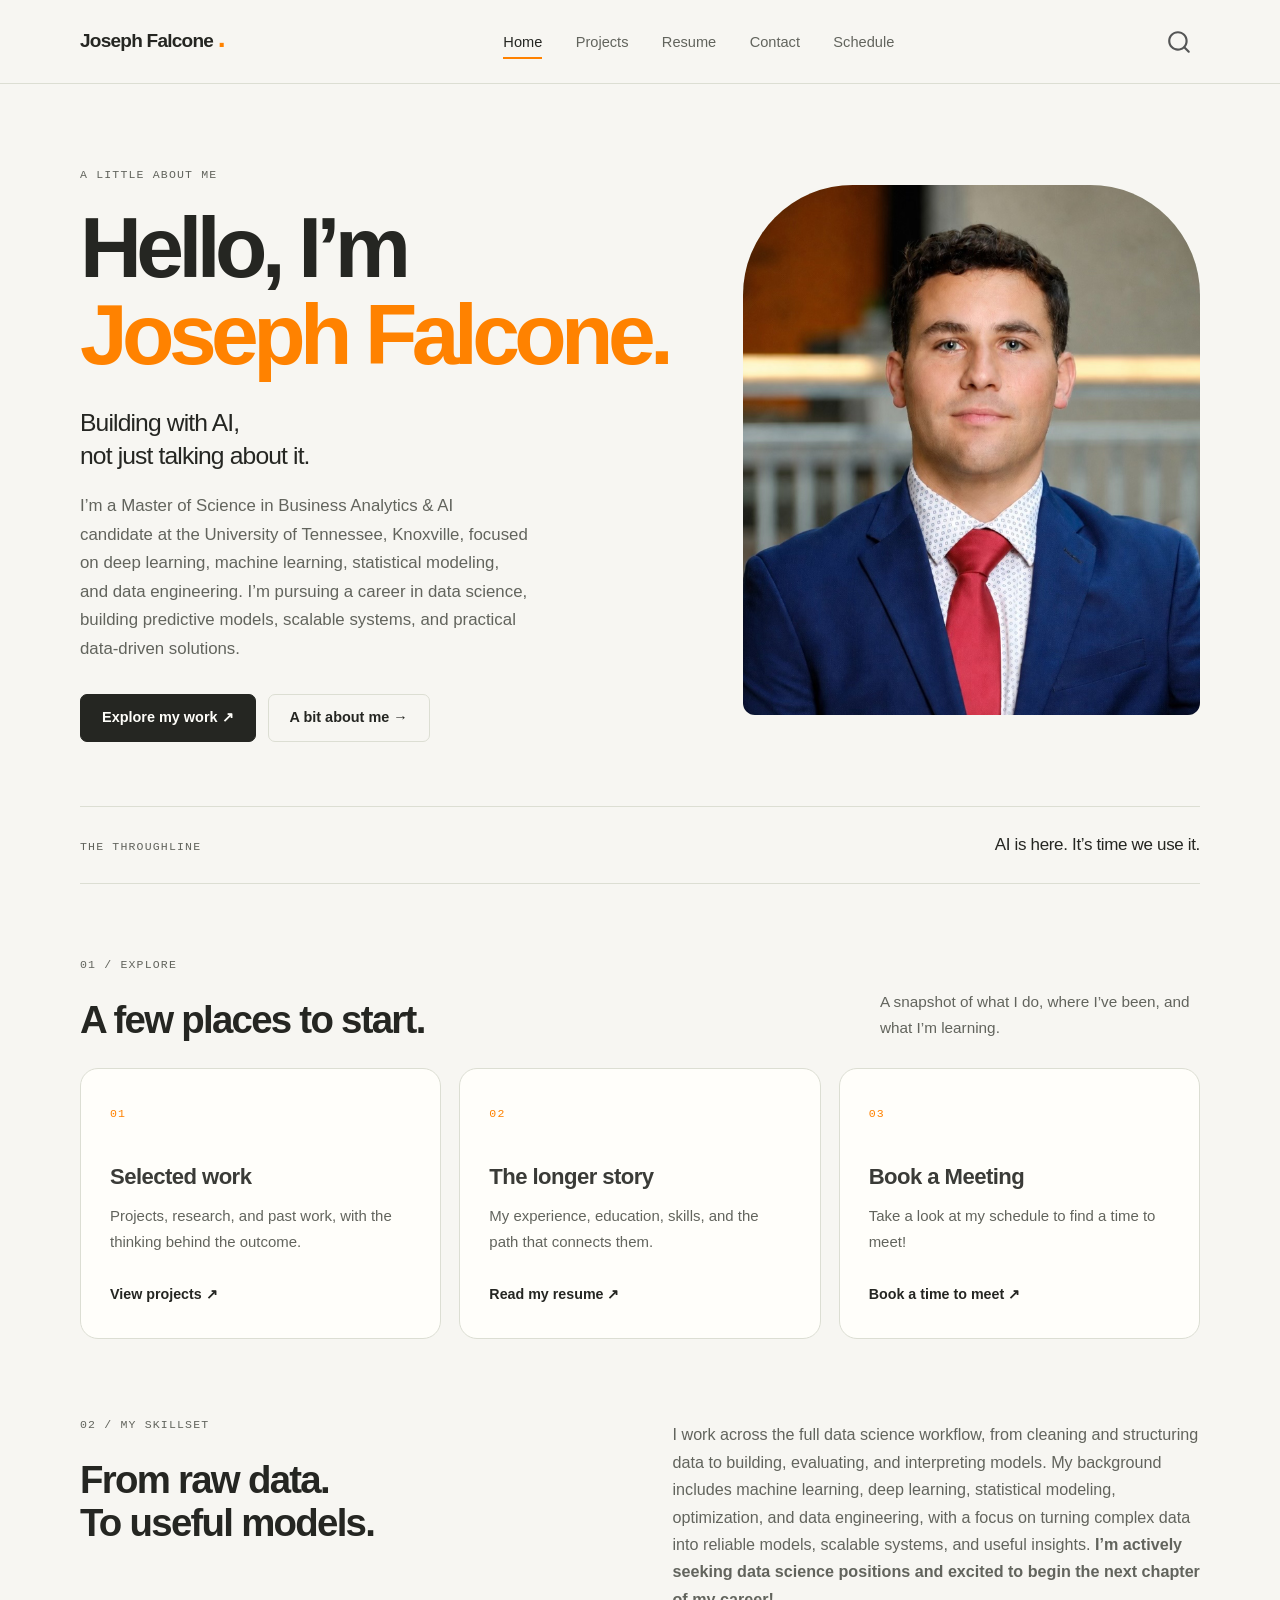
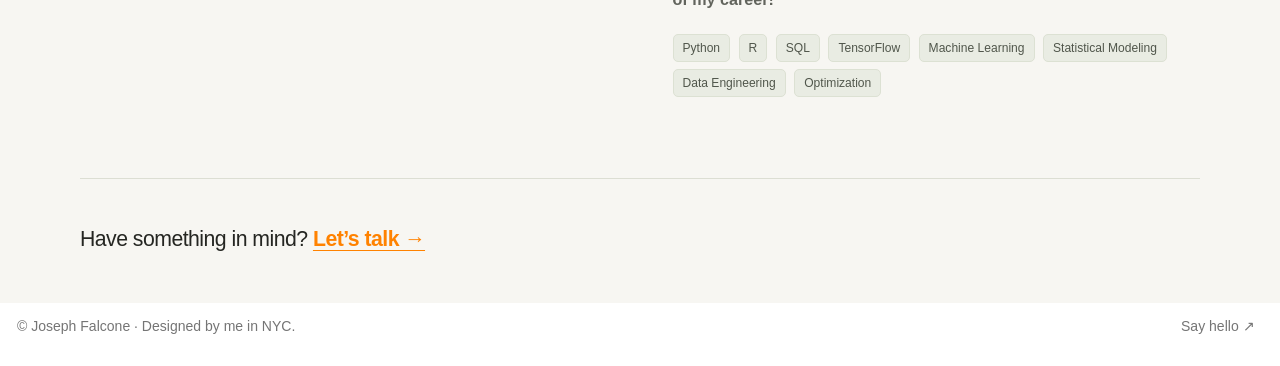
<file: index.html>
<!DOCTYPE html>
<html xmlns="http://www.w3.org/1999/xhtml" lang="en" xml:lang="en"><head>

<meta charset="utf-8">
<meta name="generator" content="quarto-1.10.18">

<meta name="viewport" content="width=device-width, initial-scale=1.0, user-scalable=yes">

<meta name="description" content="Joseph Falcone, M.S. Business Analytics and AI Candidate">

<title>Joseph Falcone — M.S. Business Analytics &amp; AI Candidate – Joseph Falcone</title>
<style>
/* Default styles provided by pandoc.
** See https://pandoc.org/MANUAL.html#variables-for-html for config info.
*/
span.smallcaps{font-variant: small-caps;}
div.columns{display: flex; gap: 1.5em;}
div.column{flex: auto;}
@media screen {
div.columns{gap: min(4vw, 1.5em);}
div.column{overflow-x: auto;}
}
div.hanging-indent{margin-left: 1.5em; text-indent: -1.5em;}
ul.task-list{list-style: none;}
ul.task-list li input[type="checkbox"] {
  width: 0.8em;
  margin: 0 0.8em 0.2em -1em; /* quarto-specific, see https://github.com/quarto-dev/quarto-cli/issues/4556 */ 
  vertical-align: middle;
}
</style>


<script src="site_libs/quarto-nav/quarto-nav.js"></script>
<script src="site_libs/quarto-nav/headroom.min.js"></script>
<script src="site_libs/clipboard/clipboard.min.js"></script>
<script src="site_libs/quarto-search/autocomplete.umd.js"></script>
<script src="site_libs/quarto-search/fuse.min.js"></script>
<script src="site_libs/quarto-search/quarto-search.js"></script>
<meta name="quarto:offset" content="./">
<script src="site_libs/quarto-html/quarto.js" type="module"></script>
<script src="site_libs/quarto-html/tabsets/tabsets.js" type="module"></script>
<script src="site_libs/quarto-html/popper.min.js"></script>
<script src="site_libs/quarto-html/tippy.umd.min.js"></script>
<link href="site_libs/quarto-html/tippy.css" rel="stylesheet">
<link href="site_libs/quarto-html/quarto-syntax-highlighting-64a204ab8560d761af7679ceaba22944.css" rel="stylesheet" id="quarto-text-highlighting-styles">
<script src="site_libs/bootstrap/bootstrap.min.js"></script>
<link href="site_libs/bootstrap/bootstrap-icons.css" rel="stylesheet">
<link href="site_libs/bootstrap/bootstrap-bf55c61db8fc2e05fc0836da2161ec84.min.css" rel="stylesheet" append-hash="true" id="quarto-bootstrap" data-mode="light">
<script id="quarto-search-options" type="application/json">{
  "location": "navbar",
  "copy-button": false,
  "collapse-after": 3,
  "panel-placement": "end",
  "type": "overlay",
  "limit": 50,
  "keyboard-shortcut": [
    "f",
    "/",
    "s"
  ],
  "language": {
    "search-no-results-text": "No results",
    "search-matching-documents-text": "matching documents",
    "search-copy-link-title": "Copy link to search",
    "search-hide-matches-text": "Hide additional matches",
    "search-more-match-text": "more match in this document",
    "search-more-matches-text": "more matches in this document",
    "search-clear-button-title": "Clear",
    "search-text-placeholder": "",
    "search-detached-cancel-button-title": "Cancel",
    "search-submit-button-title": "Submit",
    "search-label": "Search"
  }
}</script>
<style>html{ scroll-behavior: smooth; }</style>


<link rel="stylesheet" href="styles.css">
</head>

<body class="nav-fixed home-page quarto-light">

<div id="quarto-search-results"></div>
  <header id="quarto-header" class="headroom fixed-top">
    <nav class="navbar navbar-expand-lg " data-bs-theme="dark">
      <div class="navbar-container container-fluid">
      <div class="navbar-brand-container mx-auto">
    <a class="navbar-brand" href="./index.html">
    <span class="navbar-title">Joseph Falcone</span>
    </a>
  </div>
            <div id="quarto-search" class="" title="Search"></div>
          <button class="navbar-toggler" type="button" data-bs-toggle="collapse" data-bs-target="#navbarCollapse" aria-controls="navbarCollapse" role="menu" aria-expanded="false" aria-label="Toggle navigation" onclick="if (window.quartoToggleHeadroom) { window.quartoToggleHeadroom(); }">
  <span class="navbar-toggler-icon"></span>
</button>
          <div class="collapse navbar-collapse" id="navbarCollapse">
            <ul class="navbar-nav navbar-nav-scroll me-auto">
  <li class="nav-item">
    <a class="nav-link active" href="./index.html" aria-current="page"> 
<span class="menu-text">Home</span></a>
  </li>  
  <li class="nav-item">
    <a class="nav-link" href="./projects.html"> 
<span class="menu-text">Projects</span></a>
  </li>  
  <li class="nav-item">
    <a class="nav-link" href="./resume.html"> 
<span class="menu-text">Resume</span></a>
  </li>  
  <li class="nav-item">
    <a class="nav-link" href="./contact.html"> 
<span class="menu-text">Contact</span></a>
  </li>  
  <li class="nav-item">
    <a class="nav-link" href="./schedule.html"> 
<span class="menu-text">Schedule</span></a>
  </li>  
</ul>
          </div> <!-- /navcollapse -->
            <div class="quarto-navbar-tools">
</div>
      </div> <!-- /container-fluid -->
    </nav>
</header>
<!-- content -->
<div id="quarto-content" class="quarto-container page-columns page-rows-contents page-layout-full page-navbar">
<!-- sidebar -->
<!-- margin-sidebar -->
    
<!-- main -->
<main class="content column-page" id="quarto-document-content">

<header id="title-block-header" class="quarto-title-block default">
<div class="quarto-title">
<h1 class="title">Home</h1>
</div>

<div>
  <div class="description">
    Joseph Falcone, M.S. Business Analytics and AI Candidate
  </div>
</div>


<div class="quarto-title-meta column-page">

    
  
    
  </div>
  


</header>


<div class="hero">
<div class="hero-copy">
<p><span class="eyebrow">A little about me</span></p>
<section id="hello-im-joseph-falcone." class="level1">
<h1>Hello, I’m<br> <span class="accent">Joseph Falcone.</span></h1>
<div class="hero-intro">
<p>Building with AI,<br>not just talking about it.</p>
</div>
<div class="lead-copy">
<p>I’m a Master of Science in Business Analytics &amp; AI candidate at the University of Tennessee, Knoxville, focused on deep learning, machine learning, statistical modeling, and data engineering. I’m pursuing a career in data science, building predictive models, scalable systems, and practical data-driven solutions.</p>
</div>
<div class="actions">
<p><a href="./projects.html" class="button button-primary">Explore my work ↗</a> <a href="./resume.html" class="button button-secondary">A bit about me →</a></p>
</div>
</section>
</div>
<div class="hero-art">
<p><img src="profile_pic.png" class="hero-photo" alt="Joseph Falcone"></p>
</div>
</div>
<div class="intro-strip">
<p><span class="eyebrow">THE THROUGHLINE</span></p>
<p>AI is here. It’s time we use it.</p>
</div>
<div class="section-heading">
<div>
<p><span class="eyebrow">01 / Explore</span></p>
<section id="a-few-places-to-start." class="level2">
<h2 data-anchor-id="a-few-places-to-start.">A few places to start.</h2>
</section>
</div>
<p>A snapshot of what I do, where I’ve been, and what I’m learning.</p>
</div>
<div class="card-grid three-up">
<div class="navigation-card">
<p><span class="card-number">01</span></p>
<section id="selected-work" class="level3">
<h3 data-anchor-id="selected-work">Selected work</h3>
<p>Projects, research, and past work, with the thinking behind the outcome.</p>
<p><a href="./projects.html" class="text-link">View projects ↗</a></p>
</section>
</div>
<div class="navigation-card">
<p><span class="card-number">02</span></p>
<section id="the-longer-story" class="level3">
<h3 data-anchor-id="the-longer-story">The longer story</h3>
<p>My experience, education, skills, and the path that connects them.</p>
<p><a href="./resume.html" class="text-link">Read my resume ↗</a></p>
</section>
</div>
<div class="navigation-card">
<p><span class="card-number">03</span></p>
<section id="book-a-meeting" class="level3">
<h3 data-anchor-id="book-a-meeting">Book a Meeting</h3>
<p>Take a look at my schedule to find a time to meet!</p>
<p><a href="./schedule.html" class="text-link">Book a time to meet ↗</a></p>
</section>
</div>
</div>
<div class="about-band">
<div>
<p><span class="eyebrow">02 / My Skillset</span></p>
<section id="from-raw-data.-to-useful-models." class="level2">
<h2 data-anchor-id="from-raw-data.-to-useful-models.">From raw data.<br>To useful models.</h2>
</section>
</div>
<div>
<p>I work across the full data science workflow, from cleaning and structuring data to building, evaluating, and interpreting models. My background includes machine learning, deep learning, statistical modeling, optimization, and data engineering, with a focus on turning complex data into reliable models, scalable systems, and useful insights. <strong>I’m actively seeking data science positions and excited to begin the next chapter of my career!</strong></p>
<p><span class="tag">Python</span> <span class="tag">R</span> <span class="tag">SQL</span> <span class="tag">TensorFlow</span> <span class="tag">Machine Learning</span> <span class="tag">Statistical Modeling</span> <span class="tag">Data Engineering</span> <span class="tag">Optimization</span></p>
</div>
</div>
<div class="closing-note">
<p>Have something in mind? <a href="./contact.html">Let’s talk →</a></p>
</div>



</main> <!-- /main -->
<script id="quarto-html-after-body" type="application/javascript">
  window.document.addEventListener("DOMContentLoaded", function (event) {
    const isCodeAnnotation = (el) => {
      for (const clz of el.classList) {
        if (clz.startsWith('code-annotation-')) {                     
          return true;
        }
      }
      return false;
    }
    const onCopySuccess = function(e) {
      // button target
      const button = e.trigger;
      // don't keep focus
      button.blur();
      // flash "checked"
      button.classList.add('code-copy-button-checked');
      var currentTitle = button.getAttribute("title");
      button.setAttribute("title", "Copied!");
      let tooltip;
      if (window.bootstrap) {
        button.setAttribute("data-bs-toggle", "tooltip");
        button.setAttribute("data-bs-placement", "left");
        button.setAttribute("data-bs-title", "Copied!");
        tooltip = new bootstrap.Tooltip(button, 
          { trigger: "manual", 
            customClass: "code-copy-button-tooltip",
            offset: [0, -8]});
        tooltip.show();    
      }
      setTimeout(function() {
        if (tooltip) {
          tooltip.hide();
          button.removeAttribute("data-bs-title");
          button.removeAttribute("data-bs-toggle");
          button.removeAttribute("data-bs-placement");
        }
        button.setAttribute("title", currentTitle);
        button.classList.remove('code-copy-button-checked');
      }, 1000);
      // clear code selection
      e.clearSelection();
    }
    const getTextToCopy = function(trigger) {
      const outerScaffold = trigger.parentElement.cloneNode(true);
      const codeEl = outerScaffold.querySelector('code');
      for (const childEl of codeEl.children) {
        if (isCodeAnnotation(childEl)) {
          childEl.remove();
        }
      }
      return codeEl.innerText;
    }
    const clipboard = new window.ClipboardJS('.code-copy-button:not([data-in-quarto-modal])', {
      text: getTextToCopy
    });
    clipboard.on('success', onCopySuccess);
    if (window.document.getElementById('quarto-embedded-source-code-modal')) {
      const clipboardModal = new window.ClipboardJS('.code-copy-button[data-in-quarto-modal]', {
        text: getTextToCopy,
        container: window.document.getElementById('quarto-embedded-source-code-modal')
      });
      clipboardModal.on('success', onCopySuccess);
    }
      var localhostRegex = new RegExp(/^(?:http|https):\/\/localhost\:?[0-9]*\//);
      var mailtoRegex = new RegExp(/^mailto:/);
        var filterRegex = new RegExp("https:\/\/jfalcone\.co");
      var isInternal = (href) => {
          return filterRegex.test(href) || localhostRegex.test(href) || mailtoRegex.test(href);
      }
      // Inspect non-navigation links and adorn them if external
     var links = window.document.querySelectorAll('a[href]:not(.nav-link):not(.navbar-brand):not(.toc-action):not(.sidebar-link):not(.sidebar-item-toggle):not(.pagination-link):not(.no-external):not([aria-hidden]):not(.dropdown-item):not(.quarto-navigation-tool):not(.about-link)');
      for (var i=0; i<links.length; i++) {
        const link = links[i];
        if (!isInternal(link.href)) {
          // undo the damage that might have been done by quarto-nav.js in the case of
          // links that we want to consider external
          if (link.dataset.originalHref !== undefined) {
            link.href = link.dataset.originalHref;
          }
        }
      }
    function tippyHover(el, contentFn, onTriggerFn, onUntriggerFn) {
      const config = {
        allowHTML: true,
        maxWidth: 500,
        delay: 100,
        arrow: false,
        appendTo: function(el) {
            return el.parentElement;
        },
        interactive: true,
        interactiveBorder: 10,
        theme: 'quarto',
        placement: 'bottom-start',
      };
      if (contentFn) {
        config.content = contentFn;
      }
      if (onTriggerFn) {
        config.onTrigger = onTriggerFn;
      }
      if (onUntriggerFn) {
        config.onUntrigger = onUntriggerFn;
      }
      window.tippy(el, config); 
    }
    const noterefs = window.document.querySelectorAll('a[role="doc-noteref"]');
    for (var i=0; i<noterefs.length; i++) {
      const ref = noterefs[i];
      tippyHover(ref, function() {
        // use id or data attribute instead here
        let href = ref.getAttribute('data-footnote-href') || ref.getAttribute('href');
        try { href = new URL(href).hash; } catch {}
        const id = href.replace(/^#\/?/, "");
        const note = window.document.getElementById(id);
        if (note) {
          return note.innerHTML;
        } else {
          return "";
        }
      });
    }
    const xrefs = window.document.querySelectorAll('a.quarto-xref');
    const processXRef = (id, note) => {
      // Strip column container classes
      const stripColumnClz = (el) => {
        el.classList.remove("page-full", "page-columns");
        if (el.children) {
          for (const child of el.children) {
            stripColumnClz(child);
          }
        }
      }
      stripColumnClz(note)
      if (id === null || id.startsWith('sec-')) {
        // Special case sections, only their first couple elements
        const container = document.createElement("div");
        if (note.children && note.children.length > 2) {
          container.appendChild(note.children[0].cloneNode(true));
          for (let i = 1; i < note.children.length; i++) {
            const child = note.children[i];
            if (child.tagName === "P" && child.innerText === "") {
              continue;
            } else {
              container.appendChild(child.cloneNode(true));
              break;
            }
          }
          if (window.Quarto?.typesetMath) {
            window.Quarto.typesetMath(container);
          }
          return container.innerHTML
        } else {
          if (window.Quarto?.typesetMath) {
            window.Quarto.typesetMath(note);
          }
          return note.innerHTML;
        }
      } else {
        // Remove any anchor links if they are present
        const anchorLink = note.querySelector('a.anchorjs-link');
        if (anchorLink) {
          anchorLink.remove();
        }
        if (window.Quarto?.typesetMath) {
          window.Quarto.typesetMath(note);
        }
        if (note.classList.contains("callout")) {
          return note.outerHTML;
        } else {
          return note.innerHTML;
        }
      }
    }
    for (var i=0; i<xrefs.length; i++) {
      const xref = xrefs[i];
      tippyHover(xref, undefined, function(instance) {
        instance.disable();
        let url = xref.getAttribute('href');
        let hash = undefined; 
        if (url.startsWith('#')) {
          hash = url;
        } else {
          try { hash = new URL(url).hash; } catch {}
        }
        if (hash) {
          const id = hash.replace(/^#\/?/, "");
          const note = window.document.getElementById(id);
          if (note !== null) {
            try {
              const html = processXRef(id, note.cloneNode(true));
              instance.setContent(html);
            } finally {
              instance.enable();
              instance.show();
            }
          } else {
            // See if we can fetch this
            fetch(url.split('#')[0])
            .then(res => res.text())
            .then(html => {
              const parser = new DOMParser();
              const htmlDoc = parser.parseFromString(html, "text/html");
              const note = htmlDoc.getElementById(id);
              if (note !== null) {
                const html = processXRef(id, note);
                instance.setContent(html);
              } 
            }).finally(() => {
              instance.enable();
              instance.show();
            });
          }
        } else {
          // See if we can fetch a full url (with no hash to target)
          // This is a special case and we should probably do some content thinning / targeting
          fetch(url)
          .then(res => res.text())
          .then(html => {
            const parser = new DOMParser();
            const htmlDoc = parser.parseFromString(html, "text/html");
            const note = htmlDoc.querySelector('main.content');
            if (note !== null) {
              // This should only happen for chapter cross references
              // (since there is no id in the URL)
              // remove the first header
              if (note.children.length > 0 && note.children[0].tagName === "HEADER") {
                note.children[0].remove();
              }
              const html = processXRef(null, note);
              instance.setContent(html);
            } 
          }).finally(() => {
            instance.enable();
            instance.show();
          });
        }
      }, function(instance) {
      });
    }
        let selectedAnnoteEl;
        const selectorForAnnotation = ( cell, annotation) => {
          let cellAttr = 'data-code-cell="' + cell + '"';
          let lineAttr = 'data-code-annotation="' +  annotation + '"';
          const selector = 'span[' + cellAttr + '][' + lineAttr + ']';
          return selector;
        }
        const selectCodeLines = (annoteEl) => {
          const doc = window.document;
          const targetCell = annoteEl.getAttribute("data-target-cell");
          const targetAnnotation = annoteEl.getAttribute("data-target-annotation");
          const annoteSpan = window.document.querySelector(selectorForAnnotation(targetCell, targetAnnotation));
          const lines = annoteSpan.getAttribute("data-code-lines").split(",");
          const lineIds = lines.map((line) => {
            return targetCell + "-" + line;
          })
          let top = null;
          let height = null;
          let parent = null;
          if (lineIds.length > 0) {
              //compute the position of the single el (top and bottom and make a div)
              const el = window.document.getElementById(lineIds[0]);
              top = el.offsetTop;
              height = el.offsetHeight;
              parent = el.parentElement.parentElement;
            if (lineIds.length > 1) {
              const lastEl = window.document.getElementById(lineIds[lineIds.length - 1]);
              const bottom = lastEl.offsetTop + lastEl.offsetHeight;
              height = bottom - top;
            }
            if (top !== null && height !== null && parent !== null) {
              // cook up a div (if necessary) and position it 
              let div = window.document.getElementById("code-annotation-line-highlight");
              if (div === null) {
                div = window.document.createElement("div");
                div.setAttribute("id", "code-annotation-line-highlight");
                div.style.position = 'absolute';
                parent.appendChild(div);
              }
              div.style.top = top - 2 + "px";
              div.style.height = height + 4 + "px";
              div.style.left = 0;
              let gutterDiv = window.document.getElementById("code-annotation-line-highlight-gutter");
              if (gutterDiv === null) {
                gutterDiv = window.document.createElement("div");
                gutterDiv.setAttribute("id", "code-annotation-line-highlight-gutter");
                gutterDiv.style.position = 'absolute';
                const codeCell = window.document.getElementById(targetCell);
                const gutter = codeCell.querySelector('.code-annotation-gutter');
                gutter.appendChild(gutterDiv);
              }
              gutterDiv.style.top = top - 2 + "px";
              gutterDiv.style.height = height + 4 + "px";
            }
            selectedAnnoteEl = annoteEl;
          }
        };
        const unselectCodeLines = () => {
          const elementsIds = ["code-annotation-line-highlight", "code-annotation-line-highlight-gutter"];
          elementsIds.forEach((elId) => {
            const div = window.document.getElementById(elId);
            if (div) {
              div.remove();
            }
          });
          selectedAnnoteEl = undefined;
        };
          // Handle positioning of the toggle
      window.addEventListener(
        "resize",
        throttle(() => {
          elRect = undefined;
          if (selectedAnnoteEl) {
            selectCodeLines(selectedAnnoteEl);
          }
        }, 10)
      );
      function throttle(fn, ms) {
      let throttle = false;
      let timer;
        return (...args) => {
          if(!throttle) { // first call gets through
              fn.apply(this, args);
              throttle = true;
          } else { // all the others get throttled
              if(timer) clearTimeout(timer); // cancel #2
              timer = setTimeout(() => {
                fn.apply(this, args);
                timer = throttle = false;
              }, ms);
          }
        };
      }
        // Attach click handler to the DT
        const annoteDls = window.document.querySelectorAll('dt[data-target-cell]');
        for (const annoteDlNode of annoteDls) {
          annoteDlNode.addEventListener('click', (event) => {
            const clickedEl = event.target;
            if (clickedEl !== selectedAnnoteEl) {
              unselectCodeLines();
              const activeEl = window.document.querySelector('dt[data-target-cell].code-annotation-active');
              if (activeEl) {
                activeEl.classList.remove('code-annotation-active');
              }
              selectCodeLines(clickedEl);
              clickedEl.classList.add('code-annotation-active');
            } else {
              // Unselect the line
              unselectCodeLines();
              clickedEl.classList.remove('code-annotation-active');
            }
          });
        }
    const findCites = (el) => {
      const parentEl = el.parentElement;
      if (parentEl) {
        const cites = parentEl.dataset.cites;
        if (cites) {
          return {
            el,
            cites: cites.split(' ')
          };
        } else {
          return findCites(el.parentElement)
        }
      } else {
        return undefined;
      }
    };
    var bibliorefs = window.document.querySelectorAll('a[role="doc-biblioref"]');
    for (var i=0; i<bibliorefs.length; i++) {
      const ref = bibliorefs[i];
      const citeInfo = findCites(ref);
      if (citeInfo) {
        tippyHover(citeInfo.el, function() {
          var popup = window.document.createElement('div');
          citeInfo.cites.forEach(function(cite) {
            var citeDiv = window.document.createElement('div');
            citeDiv.classList.add('hanging-indent');
            citeDiv.classList.add('csl-entry');
            var biblioDiv = window.document.getElementById('ref-' + cite);
            if (biblioDiv) {
              citeDiv.innerHTML = biblioDiv.innerHTML;
            }
            popup.appendChild(citeDiv);
          });
          return popup.innerHTML;
        });
      }
    }
  });
  </script>
</div> <!-- /content -->
<footer class="footer">
  <div class="nav-footer">
    <div class="nav-footer-left">
<p>© Joseph Falcone · Designed by me in NYC.</p>
</div>   
    <div class="nav-footer-center">
      &nbsp;
    </div>
    <div class="nav-footer-right">
      <ul class="footer-items list-unstyled">
    <li class="nav-item">
    <a class="nav-link" href="./contact.html">
<p>Say hello ↗</p>
</a>
  </li>  
</ul>
    </div>
  </div>
</footer>




<script src="site_libs/quarto-html/zenscroll-min.js"></script>
</body></html>
</file>
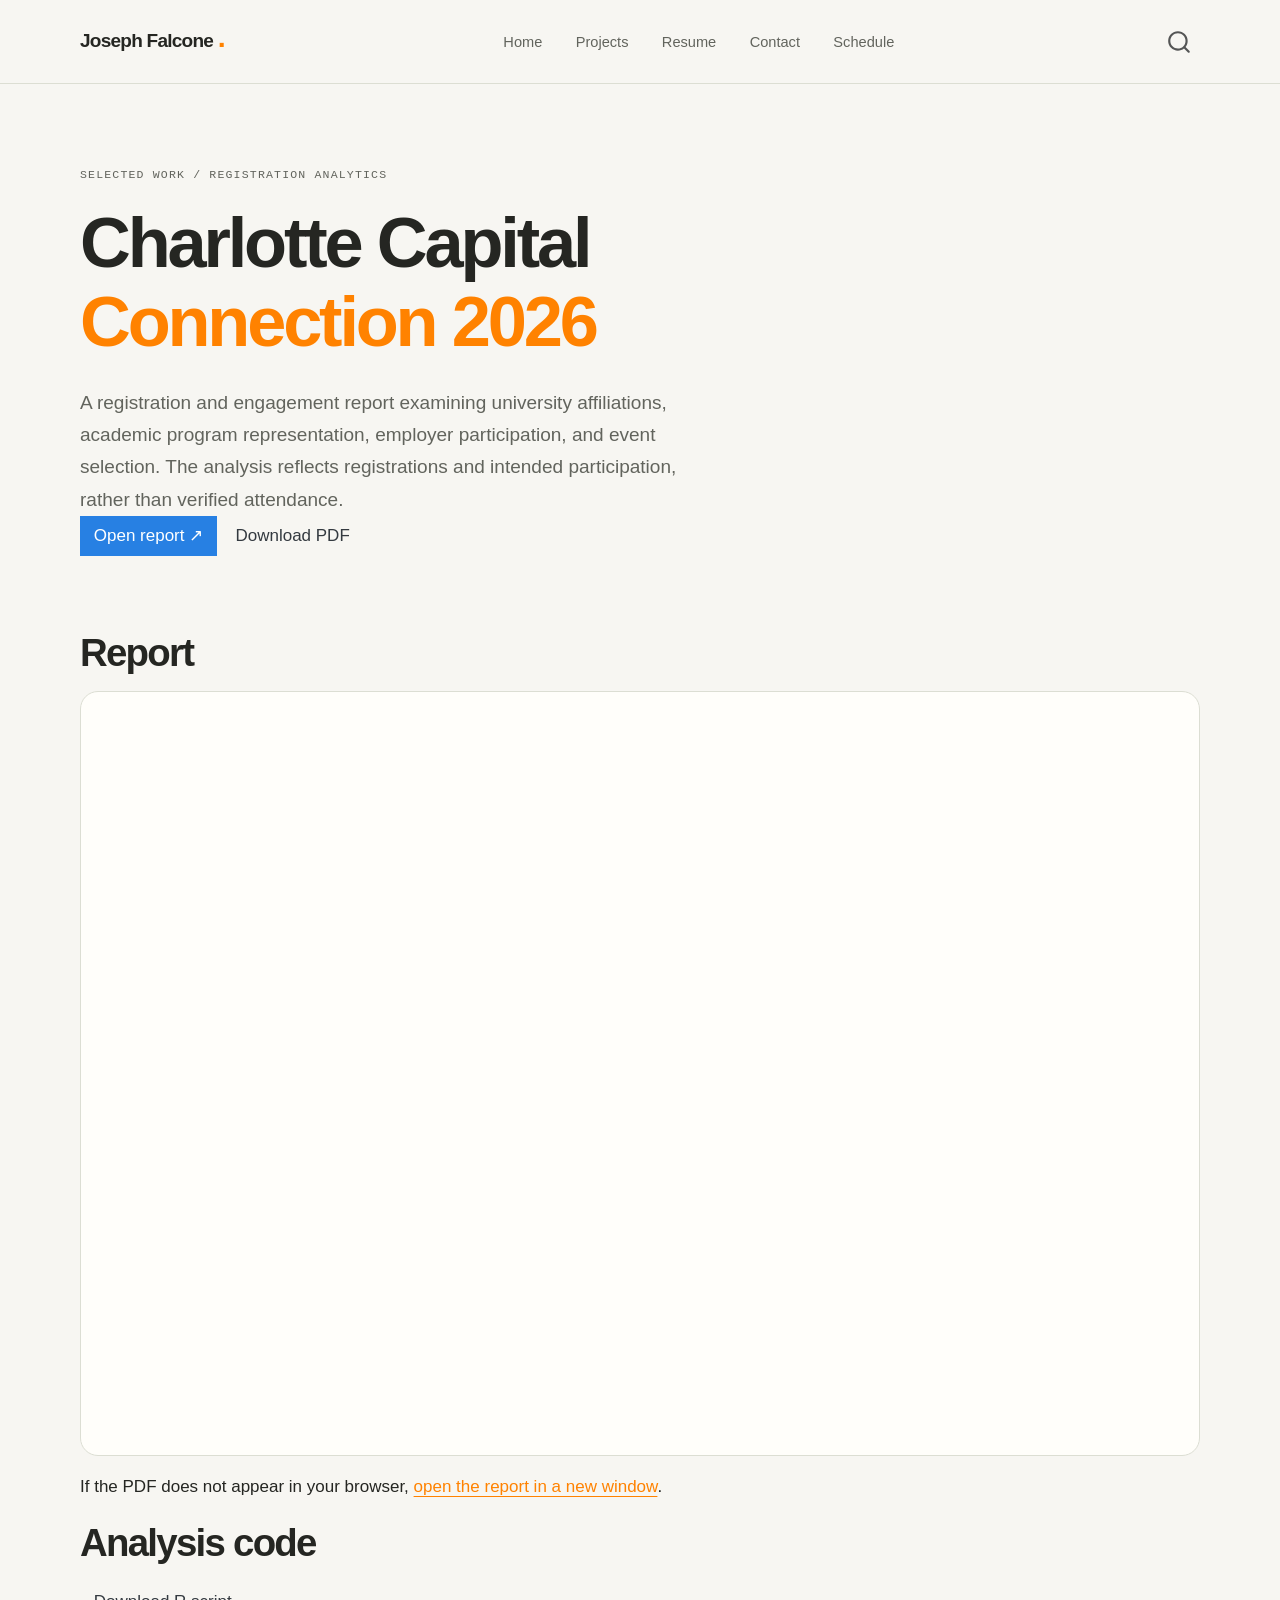
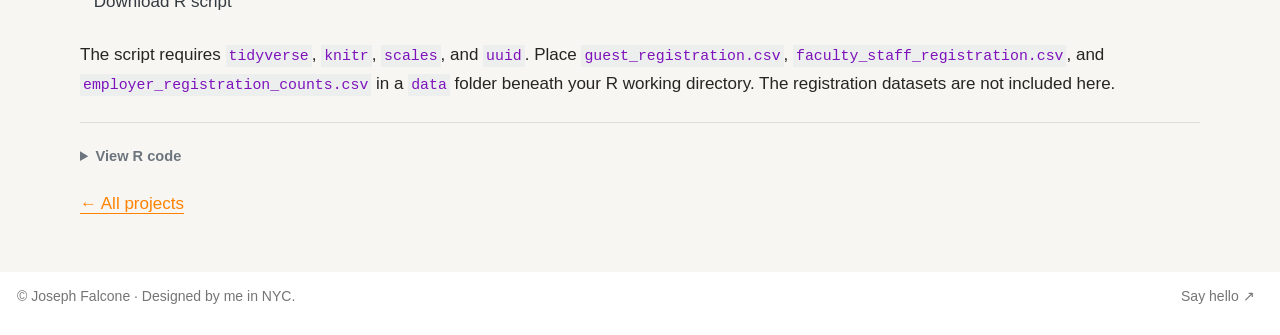
<file: projects/charlotte-engagement/index.html>
<!DOCTYPE html>
<html xmlns="http://www.w3.org/1999/xhtml" lang="en" xml:lang="en"><head>

<meta charset="utf-8">
<meta name="generator" content="quarto-1.10.18">

<meta name="viewport" content="width=device-width, initial-scale=1.0, user-scalable=yes">

<meta name="description" content="An event registration and engagement report examining alumni affiliations, academic programs, employer representation, and event selection.">

<title>Charlotte Capital Connection 2026 – Joseph Falcone</title>
<style>
/* Default styles provided by pandoc.
** See https://pandoc.org/MANUAL.html#variables-for-html for config info.
*/
span.smallcaps{font-variant: small-caps;}
div.columns{display: flex; gap: 1.5em;}
div.column{flex: auto;}
@media screen {
div.columns{gap: min(4vw, 1.5em);}
div.column{overflow-x: auto;}
}
div.hanging-indent{margin-left: 1.5em; text-indent: -1.5em;}
ul.task-list{list-style: none;}
ul.task-list li input[type="checkbox"] {
  width: 0.8em;
  margin: 0 0.8em 0.2em -1em; /* quarto-specific, see https://github.com/quarto-dev/quarto-cli/issues/4556 */ 
  vertical-align: middle;
}
/* CSS for syntax highlighting */
html { -webkit-text-size-adjust: 100%; }
pre > code.sourceCode { white-space: pre; position: relative; }
pre > code.sourceCode > span { display: inline-block; line-height: 1.25; }
pre > code.sourceCode > span:empty { height: 1.2em; }
.sourceCode { overflow: visible; }
code.sourceCode > span { color: inherit; text-decoration: inherit; }
div.sourceCode { margin: 1em 0; }
pre.sourceCode { margin: 0; }
@media screen {
div.sourceCode { overflow: auto; }
}
@media print {
pre > code.sourceCode { white-space: pre-wrap; }
pre > code.sourceCode > span { text-indent: -5em; padding-left: 5em; }
}
pre.numberSource code
  { counter-reset: source-line 0; }
pre.numberSource code > span
  { position: relative; left: -4em; counter-increment: source-line; }
pre.numberSource code > span > a:first-child::before
  { content: counter(source-line);
    position: relative; left: -1em; text-align: right; vertical-align: baseline;
    border: none; display: inline-block;
    -webkit-touch-callout: none; -webkit-user-select: none;
    -khtml-user-select: none; -moz-user-select: none;
    -ms-user-select: none; user-select: none;
    padding: 0 4px; width: 4em;
  }
pre.numberSource { margin-left: 3em;  padding-left: 4px; }
div.sourceCode
  {   }
@media screen {
pre > code.sourceCode > span > a:first-child::before { text-decoration: underline; }
}
</style>


<script src="../../site_libs/quarto-nav/quarto-nav.js"></script>
<script src="../../site_libs/quarto-nav/headroom.min.js"></script>
<script src="../../site_libs/clipboard/clipboard.min.js"></script>
<script src="../../site_libs/quarto-search/autocomplete.umd.js"></script>
<script src="../../site_libs/quarto-search/fuse.min.js"></script>
<script src="../../site_libs/quarto-search/quarto-search.js"></script>
<meta name="quarto:offset" content="../../">
<script src="../../site_libs/quarto-html/quarto.js" type="module"></script>
<script src="../../site_libs/quarto-html/tabsets/tabsets.js" type="module"></script>
<script src="../../site_libs/quarto-html/popper.min.js"></script>
<script src="../../site_libs/quarto-html/tippy.umd.min.js"></script>
<link href="../../site_libs/quarto-html/tippy.css" rel="stylesheet">
<link href="../../site_libs/quarto-html/quarto-syntax-highlighting-64a204ab8560d761af7679ceaba22944.css" rel="stylesheet" id="quarto-text-highlighting-styles">
<script src="../../site_libs/bootstrap/bootstrap.min.js"></script>
<link href="../../site_libs/bootstrap/bootstrap-icons.css" rel="stylesheet">
<link href="../../site_libs/bootstrap/bootstrap-bf55c61db8fc2e05fc0836da2161ec84.min.css" rel="stylesheet" append-hash="true" id="quarto-bootstrap" data-mode="light">
<script id="quarto-search-options" type="application/json">{
  "location": "navbar",
  "copy-button": false,
  "collapse-after": 3,
  "panel-placement": "end",
  "type": "overlay",
  "limit": 50,
  "keyboard-shortcut": [
    "f",
    "/",
    "s"
  ],
  "language": {
    "search-no-results-text": "No results",
    "search-matching-documents-text": "matching documents",
    "search-copy-link-title": "Copy link to search",
    "search-hide-matches-text": "Hide additional matches",
    "search-more-match-text": "more match in this document",
    "search-more-matches-text": "more matches in this document",
    "search-clear-button-title": "Clear",
    "search-text-placeholder": "",
    "search-detached-cancel-button-title": "Cancel",
    "search-submit-button-title": "Submit",
    "search-label": "Search"
  }
}</script>
<style>html{ scroll-behavior: smooth; }</style>


<link rel="stylesheet" href="../../styles.css">
</head>

<body class="nav-fixed quarto-light">

<div id="quarto-search-results"></div>
  <header id="quarto-header" class="headroom fixed-top">
    <nav class="navbar navbar-expand-lg " data-bs-theme="dark">
      <div class="navbar-container container-fluid">
      <div class="navbar-brand-container mx-auto">
    <a class="navbar-brand" href="../../index.html">
    <span class="navbar-title">Joseph Falcone</span>
    </a>
  </div>
            <div id="quarto-search" class="" title="Search"></div>
          <button class="navbar-toggler" type="button" data-bs-toggle="collapse" data-bs-target="#navbarCollapse" aria-controls="navbarCollapse" role="menu" aria-expanded="false" aria-label="Toggle navigation" onclick="if (window.quartoToggleHeadroom) { window.quartoToggleHeadroom(); }">
  <span class="navbar-toggler-icon"></span>
</button>
          <div class="collapse navbar-collapse" id="navbarCollapse">
            <ul class="navbar-nav navbar-nav-scroll me-auto">
  <li class="nav-item">
    <a class="nav-link" href="../../index.html"> 
<span class="menu-text">Home</span></a>
  </li>  
  <li class="nav-item">
    <a class="nav-link" href="../../projects.html"> 
<span class="menu-text">Projects</span></a>
  </li>  
  <li class="nav-item">
    <a class="nav-link" href="../../resume.html"> 
<span class="menu-text">Resume</span></a>
  </li>  
  <li class="nav-item">
    <a class="nav-link" href="../../contact.html"> 
<span class="menu-text">Contact</span></a>
  </li>  
  <li class="nav-item">
    <a class="nav-link" href="../../schedule.html"> 
<span class="menu-text">Schedule</span></a>
  </li>  
</ul>
          </div> <!-- /navcollapse -->
            <div class="quarto-navbar-tools">
</div>
      </div> <!-- /container-fluid -->
    </nav>
</header>
<!-- content -->
<div id="quarto-content" class="quarto-container page-columns page-rows-contents page-layout-full page-navbar">
<!-- sidebar -->
<!-- margin-sidebar -->
    
<!-- main -->
<main class="content column-page" id="quarto-document-content">

<header id="title-block-header" class="quarto-title-block default">
<div class="quarto-title">
<h1 class="title">Charlotte Capital Connection 2026</h1>
  <div class="quarto-categories">
    <div class="quarto-category">R</div>
    <div class="quarto-category">Data Visualization</div>
    <div class="quarto-category">Event Analytics</div>
  </div>
  </div>

<div>
  <div class="description">
    An event registration and engagement report examining alumni affiliations, academic programs, employer representation, and event selection.
  </div>
</div>


<div class="quarto-title-meta column-page">

    
  
    
  </div>
  


</header>


<div class="page-intro">
<p><span class="eyebrow">Selected work / Registration analytics</span></p>
<section id="charlotte-capital-connection-2026" class="level1">
<h1>Charlotte Capital<br><span class="accent">Connection 2026</span></h1>
<div class="lead-copy">
<p>A registration and engagement report examining university affiliations, academic program representation, employer participation, and event selection. The analysis reflects registrations and intended participation, rather than verified attendance.</p>
</div>
<p><a href="report.pdf" class="btn btn-primary" target="_blank" rel="noopener">Open report ↗</a> <a href="report.pdf" class="btn" download="charlotte-registration-engagement.pdf">Download PDF</a></p>
</section>
</div>
<section id="report" class="level2">
<h2 data-anchor-id="report">Report</h2>
<iframe src="report.pdf#view=FitH" title="Charlotte Capital Connection 2026 Registration and Engagement PDF report" style="display: block; width: 100%; height: 85vh; min-height: 650px; border: 1px solid var(--line); border-radius: var(--radius); background: var(--surface); margin-bottom: 1rem;"></iframe>
<p>If the PDF does not appear in your browser, <a href="report.pdf" target="_blank" rel="noopener">open the report in a new window</a>.</p>
</section>
<section id="analysis-code" class="level2">
<h2 data-anchor-id="analysis-code">Analysis code</h2>
<p><a href="analysis.R" class="btn" download="charlotte-engagement-analysis.R">Download R script</a></p>
<p>The script requires <code>tidyverse</code>, <code>knitr</code>, <code>scales</code>, and <code>uuid</code>. Place <code>guest_registration.csv</code>, <code>faculty_staff_registration.csv</code>, and <code>employer_registration_counts.csv</code> in a <code>data</code> folder beneath your R working directory. The registration datasets are not included here.</p>
<details>
<summary>
View R code
</summary>
<div class="code-copy-outer-scaffold"><div class="sourceCode" id="cb1"><pre class="sourceCode r code-with-copy"><code class="sourceCode r"><span id="cb1-1"><a href="#cb1-1" aria-hidden="true" tabindex="-1"></a><span class="co"># Charlotte Capital Connection 2026 — Registration &amp; Engagement Report</span></span>
<span id="cb1-2"><a href="#cb1-2" aria-hidden="true" tabindex="-1"></a><span class="co"># Joseph Falcone</span></span>
<span id="cb1-3"><a href="#cb1-3" aria-hidden="true" tabindex="-1"></a><span class="co"># Place the three cleaned registration CSVs in a data/ folder</span></span>
<span id="cb1-4"><a href="#cb1-4" aria-hidden="true" tabindex="-1"></a><span class="co"># beneath your R working directory. Datasets are not included.</span></span>
<span id="cb1-5"><a href="#cb1-5" aria-hidden="true" tabindex="-1"></a></span>
<span id="cb1-6"><a href="#cb1-6" aria-hidden="true" tabindex="-1"></a><span class="fu">library</span>(tidyverse)</span>
<span id="cb1-7"><a href="#cb1-7" aria-hidden="true" tabindex="-1"></a></span>
<span id="cb1-8"><a href="#cb1-8" aria-hidden="true" tabindex="-1"></a>guests <span class="ot">&lt;-</span> <span class="fu">read_csv</span>(<span class="st">'data/guest_registration.csv'</span>)</span>
<span id="cb1-9"><a href="#cb1-9" aria-hidden="true" tabindex="-1"></a>faculty <span class="ot">&lt;-</span> <span class="fu">read_csv</span>(<span class="st">'data/faculty_staff_registration.csv'</span>)</span>
<span id="cb1-10"><a href="#cb1-10" aria-hidden="true" tabindex="-1"></a>employer <span class="ot">&lt;-</span> <span class="fu">read_csv</span>(<span class="st">'data/employer_registration_counts.csv'</span>)</span>
<span id="cb1-11"><a href="#cb1-11" aria-hidden="true" tabindex="-1"></a></span>
<span id="cb1-12"><a href="#cb1-12" aria-hidden="true" tabindex="-1"></a><span class="co"># Events</span></span>
<span id="cb1-13"><a href="#cb1-13" aria-hidden="true" tabindex="-1"></a>event_colors <span class="ot">&lt;-</span> <span class="fu">c</span>(</span>
<span id="cb1-14"><a href="#cb1-14" aria-hidden="true" tabindex="-1"></a>    <span class="st">'Both'</span> <span class="ot">=</span> <span class="st">'#FF8200'</span>,</span>
<span id="cb1-15"><a href="#cb1-15" aria-hidden="true" tabindex="-1"></a>    <span class="st">'Networking Reception'</span> <span class="ot">=</span> <span class="st">'#489FDF'</span>,</span>
<span id="cb1-16"><a href="#cb1-16" aria-hidden="true" tabindex="-1"></a>    <span class="st">'Fireside Chat'</span> <span class="ot">=</span> <span class="st">'#236A9A'</span></span>
<span id="cb1-17"><a href="#cb1-17" aria-hidden="true" tabindex="-1"></a>)</span>
<span id="cb1-18"><a href="#cb1-18" aria-hidden="true" tabindex="-1"></a></span>
<span id="cb1-19"><a href="#cb1-19" aria-hidden="true" tabindex="-1"></a><span class="co"># UT Affiliation</span></span>
<span id="cb1-20"><a href="#cb1-20" aria-hidden="true" tabindex="-1"></a>affiliation_colors <span class="ot">&lt;-</span> <span class="fu">c</span>(</span>
<span id="cb1-21"><a href="#cb1-21" aria-hidden="true" tabindex="-1"></a>    <span class="st">'alumni'</span> <span class="ot">=</span> <span class="st">'#FF8200'</span>,</span>
<span id="cb1-22"><a href="#cb1-22" aria-hidden="true" tabindex="-1"></a>    <span class="st">'alumni_employer_partner'</span> <span class="ot">=</span> <span class="st">'#E65C00'</span>,</span>
<span id="cb1-23"><a href="#cb1-23" aria-hidden="true" tabindex="-1"></a>    <span class="st">'current_student'</span> <span class="ot">=</span> <span class="st">'#E8A86D'</span>,</span>
<span id="cb1-24"><a href="#cb1-24" aria-hidden="true" tabindex="-1"></a>    <span class="st">'employer_partner'</span> <span class="ot">=</span> <span class="st">'#4D4D4D'</span>,</span>
<span id="cb1-25"><a href="#cb1-25" aria-hidden="true" tabindex="-1"></a>    <span class="st">'alumni_current_student'</span> <span class="ot">=</span> <span class="st">'#994500'</span></span>
<span id="cb1-26"><a href="#cb1-26" aria-hidden="true" tabindex="-1"></a>)</span>
<span id="cb1-27"><a href="#cb1-27" aria-hidden="true" tabindex="-1"></a></span>
<span id="cb1-28"><a href="#cb1-28" aria-hidden="true" tabindex="-1"></a><span class="co"># Graduation Decade</span></span>
<span id="cb1-29"><a href="#cb1-29" aria-hidden="true" tabindex="-1"></a>decade_colors <span class="ot">&lt;-</span> <span class="fu">c</span>(</span>
<span id="cb1-30"><a href="#cb1-30" aria-hidden="true" tabindex="-1"></a>    <span class="st">'1980s'</span> <span class="ot">=</span> <span class="st">'#663300'</span>,</span>
<span id="cb1-31"><a href="#cb1-31" aria-hidden="true" tabindex="-1"></a>    <span class="st">'1990s'</span> <span class="ot">=</span> <span class="st">'#994500'</span>,</span>
<span id="cb1-32"><a href="#cb1-32" aria-hidden="true" tabindex="-1"></a>    <span class="st">'2000s'</span> <span class="ot">=</span> <span class="st">'#C96500'</span>,</span>
<span id="cb1-33"><a href="#cb1-33" aria-hidden="true" tabindex="-1"></a>    <span class="st">'2010s'</span> <span class="ot">=</span> <span class="st">'#FF8200'</span>,</span>
<span id="cb1-34"><a href="#cb1-34" aria-hidden="true" tabindex="-1"></a>    <span class="st">'2020s'</span> <span class="ot">=</span> <span class="st">'#FFB366'</span></span>
<span id="cb1-35"><a href="#cb1-35" aria-hidden="true" tabindex="-1"></a>)</span>
<span id="cb1-36"><a href="#cb1-36" aria-hidden="true" tabindex="-1"></a></span>
<span id="cb1-37"><a href="#cb1-37" aria-hidden="true" tabindex="-1"></a><span class="co"># Academic Programs</span></span>
<span id="cb1-38"><a href="#cb1-38" aria-hidden="true" tabindex="-1"></a>program_colors <span class="ot">&lt;-</span> <span class="fu">c</span>(</span>
<span id="cb1-39"><a href="#cb1-39" aria-hidden="true" tabindex="-1"></a>    <span class="st">'#FF8200'</span>,  <span class="co"># Tennessee Orange</span></span>
<span id="cb1-40"><a href="#cb1-40" aria-hidden="true" tabindex="-1"></a>    <span class="st">'#489FDF'</span>,  <span class="co"># Summitt Blue</span></span>
<span id="cb1-41"><a href="#cb1-41" aria-hidden="true" tabindex="-1"></a>    <span class="st">'#4D4D4D'</span>,  <span class="co"># Smokey Gray</span></span>
<span id="cb1-42"><a href="#cb1-42" aria-hidden="true" tabindex="-1"></a>    <span class="st">'#E65C00'</span>,  <span class="co"># Vibrant Orange</span></span>
<span id="cb1-43"><a href="#cb1-43" aria-hidden="true" tabindex="-1"></a>    <span class="st">'#236A9A'</span>,  <span class="co"># Dark Blue</span></span>
<span id="cb1-44"><a href="#cb1-44" aria-hidden="true" tabindex="-1"></a>    <span class="st">'#A7A9AC'</span>,  <span class="co"># Light Gray</span></span>
<span id="cb1-45"><a href="#cb1-45" aria-hidden="true" tabindex="-1"></a>    <span class="st">'#FFB366'</span>,  <span class="co"># Light Orange</span></span>
<span id="cb1-46"><a href="#cb1-46" aria-hidden="true" tabindex="-1"></a>    <span class="st">'#6C5B7B'</span>,  <span class="co"># Muted Purple</span></span>
<span id="cb1-47"><a href="#cb1-47" aria-hidden="true" tabindex="-1"></a>    <span class="st">'#00857D'</span>,  <span class="co"># Teal</span></span>
<span id="cb1-48"><a href="#cb1-48" aria-hidden="true" tabindex="-1"></a>    <span class="st">'#B35C8D'</span>,  <span class="co"># Muted Magenta</span></span>
<span id="cb1-49"><a href="#cb1-49" aria-hidden="true" tabindex="-1"></a>    <span class="st">'#6B8E23'</span>,  <span class="co"># Olive Green</span></span>
<span id="cb1-50"><a href="#cb1-50" aria-hidden="true" tabindex="-1"></a>    <span class="st">'#D4A017'</span>,  <span class="co"># Golden Yellow</span></span>
<span id="cb1-51"><a href="#cb1-51" aria-hidden="true" tabindex="-1"></a>    <span class="st">'#395C6B'</span>,  <span class="co"># Slate Blue</span></span>
<span id="cb1-52"><a href="#cb1-52" aria-hidden="true" tabindex="-1"></a>    <span class="st">'#9B6A45'</span>   <span class="co"># Warm Brown</span></span>
<span id="cb1-53"><a href="#cb1-53" aria-hidden="true" tabindex="-1"></a>)</span>
<span id="cb1-54"><a href="#cb1-54" aria-hidden="true" tabindex="-1"></a></span>
<span id="cb1-55"><a href="#cb1-55" aria-hidden="true" tabindex="-1"></a><span class="co"># Haslam Undergraduate</span></span>
<span id="cb1-56"><a href="#cb1-56" aria-hidden="true" tabindex="-1"></a>undergrad_colors <span class="ot">&lt;-</span> <span class="fu">c</span>(</span>
<span id="cb1-57"><a href="#cb1-57" aria-hidden="true" tabindex="-1"></a>    <span class="st">'TRUE'</span> <span class="ot">=</span> <span class="st">'#FF8200'</span>,</span>
<span id="cb1-58"><a href="#cb1-58" aria-hidden="true" tabindex="-1"></a>    <span class="st">'FALSE'</span> <span class="ot">=</span> <span class="st">'#4D4D4D'</span></span>
<span id="cb1-59"><a href="#cb1-59" aria-hidden="true" tabindex="-1"></a>)</span>
<span id="cb1-60"><a href="#cb1-60" aria-hidden="true" tabindex="-1"></a></span>
<span id="cb1-61"><a href="#cb1-61" aria-hidden="true" tabindex="-1"></a><span class="co"># Alumni Status</span></span>
<span id="cb1-62"><a href="#cb1-62" aria-hidden="true" tabindex="-1"></a>alumni_colors <span class="ot">&lt;-</span> <span class="fu">c</span>(</span>
<span id="cb1-63"><a href="#cb1-63" aria-hidden="true" tabindex="-1"></a>    <span class="st">'Alumni'</span> <span class="ot">=</span> <span class="st">'#FF8200'</span>,</span>
<span id="cb1-64"><a href="#cb1-64" aria-hidden="true" tabindex="-1"></a>    <span class="st">'Non-Alumni'</span> <span class="ot">=</span> <span class="st">'#4D4D4D'</span></span>
<span id="cb1-65"><a href="#cb1-65" aria-hidden="true" tabindex="-1"></a>)</span>
<span id="cb1-66"><a href="#cb1-66" aria-hidden="true" tabindex="-1"></a></span>
<span id="cb1-67"><a href="#cb1-67" aria-hidden="true" tabindex="-1"></a><span class="co"># Event Registration Type</span></span>
<span id="cb1-68"><a href="#cb1-68" aria-hidden="true" tabindex="-1"></a>selection_colors <span class="ot">&lt;-</span> <span class="fu">c</span>(</span>
<span id="cb1-69"><a href="#cb1-69" aria-hidden="true" tabindex="-1"></a>    <span class="st">'Both Events'</span> <span class="ot">=</span> <span class="st">'#FF8200'</span>,</span>
<span id="cb1-70"><a href="#cb1-70" aria-hidden="true" tabindex="-1"></a>    <span class="st">'One Event'</span> <span class="ot">=</span> <span class="st">'#4D4D4D'</span></span>
<span id="cb1-71"><a href="#cb1-71" aria-hidden="true" tabindex="-1"></a>)</span>
<span id="cb1-72"><a href="#cb1-72" aria-hidden="true" tabindex="-1"></a></span>
<span id="cb1-73"><a href="#cb1-73" aria-hidden="true" tabindex="-1"></a><span class="co"># bar chart</span></span>
<span id="cb1-74"><a href="#cb1-74" aria-hidden="true" tabindex="-1"></a>guests <span class="sc">|&gt;</span></span>
<span id="cb1-75"><a href="#cb1-75" aria-hidden="true" tabindex="-1"></a>    <span class="fu">ggplot</span>(<span class="fu">aes</span>(</span>
<span id="cb1-76"><a href="#cb1-76" aria-hidden="true" tabindex="-1"></a>        <span class="at">x =</span> <span class="fu">fct_infreq</span>(ut_affiliation),</span>
<span id="cb1-77"><a href="#cb1-77" aria-hidden="true" tabindex="-1"></a>        <span class="at">fill =</span> <span class="fu">fct_infreq</span>(ut_affiliation)</span>
<span id="cb1-78"><a href="#cb1-78" aria-hidden="true" tabindex="-1"></a>    )) <span class="sc">+</span></span>
<span id="cb1-79"><a href="#cb1-79" aria-hidden="true" tabindex="-1"></a>    <span class="fu">geom_bar</span>() <span class="sc">+</span></span>
<span id="cb1-80"><a href="#cb1-80" aria-hidden="true" tabindex="-1"></a>    <span class="fu">geom_text</span>(</span>
<span id="cb1-81"><a href="#cb1-81" aria-hidden="true" tabindex="-1"></a>        <span class="at">stat =</span> <span class="st">'count'</span>,</span>
<span id="cb1-82"><a href="#cb1-82" aria-hidden="true" tabindex="-1"></a>        <span class="fu">aes</span>(<span class="at">label =</span> <span class="fu">after_stat</span>(count)),</span>
<span id="cb1-83"><a href="#cb1-83" aria-hidden="true" tabindex="-1"></a>        <span class="at">vjust =</span> <span class="sc">-</span><span class="fl">0.3</span></span>
<span id="cb1-84"><a href="#cb1-84" aria-hidden="true" tabindex="-1"></a>    ) <span class="sc">+</span> </span>
<span id="cb1-85"><a href="#cb1-85" aria-hidden="true" tabindex="-1"></a>    <span class="fu">scale_fill_manual</span>(</span>
<span id="cb1-86"><a href="#cb1-86" aria-hidden="true" tabindex="-1"></a>        <span class="at">values =</span> affiliation_colors</span>
<span id="cb1-87"><a href="#cb1-87" aria-hidden="true" tabindex="-1"></a>    ) <span class="sc">+</span></span>
<span id="cb1-88"><a href="#cb1-88" aria-hidden="true" tabindex="-1"></a>    <span class="fu">scale_y_continuous</span>(</span>
<span id="cb1-89"><a href="#cb1-89" aria-hidden="true" tabindex="-1"></a>        <span class="at">expand =</span> <span class="fu">expansion</span>(<span class="at">mult =</span> <span class="fu">c</span>(<span class="dv">0</span>, <span class="fl">0.1</span>))</span>
<span id="cb1-90"><a href="#cb1-90" aria-hidden="true" tabindex="-1"></a>    ) <span class="sc">+</span></span>
<span id="cb1-91"><a href="#cb1-91" aria-hidden="true" tabindex="-1"></a>    <span class="fu">labs</span>(</span>
<span id="cb1-92"><a href="#cb1-92" aria-hidden="true" tabindex="-1"></a>        <span class="at">title =</span> <span class="st">'Registrant Count by Affiliation'</span>,</span>
<span id="cb1-93"><a href="#cb1-93" aria-hidden="true" tabindex="-1"></a>        <span class="at">x =</span> <span class="st">'UT Affiliation'</span>,</span>
<span id="cb1-94"><a href="#cb1-94" aria-hidden="true" tabindex="-1"></a>        <span class="at">y =</span> <span class="st">'Count'</span></span>
<span id="cb1-95"><a href="#cb1-95" aria-hidden="true" tabindex="-1"></a>    ) <span class="sc">+</span></span>
<span id="cb1-96"><a href="#cb1-96" aria-hidden="true" tabindex="-1"></a>    <span class="fu">theme_minimal</span>()</span>
<span id="cb1-97"><a href="#cb1-97" aria-hidden="true" tabindex="-1"></a></span>
<span id="cb1-98"><a href="#cb1-98" aria-hidden="true" tabindex="-1"></a>guests <span class="sc">|&gt;</span></span>
<span id="cb1-99"><a href="#cb1-99" aria-hidden="true" tabindex="-1"></a>    <span class="fu">filter</span>(<span class="sc">!</span><span class="fu">is.na</span>(grad_year)) <span class="sc">|&gt;</span></span>
<span id="cb1-100"><a href="#cb1-100" aria-hidden="true" tabindex="-1"></a>    <span class="fu">mutate</span>(<span class="at">decade =</span> <span class="fu">paste0</span>(<span class="fu">floor</span>(grad_year <span class="sc">/</span> <span class="dv">10</span>) <span class="sc">*</span> <span class="dv">10</span>, <span class="st">'s'</span>)) <span class="sc">|&gt;</span></span>
<span id="cb1-101"><a href="#cb1-101" aria-hidden="true" tabindex="-1"></a>    <span class="fu">count</span>(decade) <span class="sc">|&gt;</span></span>
<span id="cb1-102"><a href="#cb1-102" aria-hidden="true" tabindex="-1"></a>    <span class="fu">mutate</span>(<span class="at">proportion =</span> n <span class="sc">/</span> <span class="fu">sum</span>(n)) <span class="sc">|&gt;</span></span>
<span id="cb1-103"><a href="#cb1-103" aria-hidden="true" tabindex="-1"></a>    <span class="fu">ggplot</span>(<span class="fu">aes</span>(<span class="at">x =</span> decade, <span class="at">y =</span> proportion, <span class="at">fill =</span> decade)) <span class="sc">+</span></span>
<span id="cb1-104"><a href="#cb1-104" aria-hidden="true" tabindex="-1"></a>    <span class="fu">geom_col</span>() <span class="sc">+</span></span>
<span id="cb1-105"><a href="#cb1-105" aria-hidden="true" tabindex="-1"></a>    <span class="fu">geom_text</span>(</span>
<span id="cb1-106"><a href="#cb1-106" aria-hidden="true" tabindex="-1"></a>        <span class="fu">aes</span>(<span class="at">label =</span> scales<span class="sc">::</span><span class="fu">percent</span>(proportion, <span class="at">accuracy =</span> <span class="fl">0.1</span>)),</span>
<span id="cb1-107"><a href="#cb1-107" aria-hidden="true" tabindex="-1"></a>        <span class="at">vjust =</span> <span class="sc">-</span><span class="fl">0.3</span></span>
<span id="cb1-108"><a href="#cb1-108" aria-hidden="true" tabindex="-1"></a>    ) <span class="sc">+</span></span>
<span id="cb1-109"><a href="#cb1-109" aria-hidden="true" tabindex="-1"></a>    <span class="fu">scale_fill_manual</span>(<span class="at">values =</span> decade_colors) <span class="sc">+</span></span>
<span id="cb1-110"><a href="#cb1-110" aria-hidden="true" tabindex="-1"></a>    <span class="fu">scale_y_continuous</span>(</span>
<span id="cb1-111"><a href="#cb1-111" aria-hidden="true" tabindex="-1"></a>        <span class="at">labels =</span> scales<span class="sc">::</span><span class="fu">label_percent</span>(),</span>
<span id="cb1-112"><a href="#cb1-112" aria-hidden="true" tabindex="-1"></a>        <span class="at">expand =</span> <span class="fu">expansion</span>(<span class="at">mult =</span> <span class="fu">c</span>(<span class="dv">0</span>, <span class="fl">0.1</span>))</span>
<span id="cb1-113"><a href="#cb1-113" aria-hidden="true" tabindex="-1"></a>    ) <span class="sc">+</span></span>
<span id="cb1-114"><a href="#cb1-114" aria-hidden="true" tabindex="-1"></a>    <span class="fu">labs</span>(</span>
<span id="cb1-115"><a href="#cb1-115" aria-hidden="true" tabindex="-1"></a>        <span class="at">title =</span> <span class="st">'Registrant Proportion by Graduation Decade'</span>,</span>
<span id="cb1-116"><a href="#cb1-116" aria-hidden="true" tabindex="-1"></a>        <span class="at">x =</span> <span class="st">'Graduation Decade'</span>,</span>
<span id="cb1-117"><a href="#cb1-117" aria-hidden="true" tabindex="-1"></a>        <span class="at">y =</span> <span class="st">'Proportion'</span></span>
<span id="cb1-118"><a href="#cb1-118" aria-hidden="true" tabindex="-1"></a>    ) <span class="sc">+</span></span>
<span id="cb1-119"><a href="#cb1-119" aria-hidden="true" tabindex="-1"></a>    <span class="fu">theme_minimal</span>() <span class="sc">+</span></span>
<span id="cb1-120"><a href="#cb1-120" aria-hidden="true" tabindex="-1"></a>    <span class="fu">theme</span>(<span class="at">legend.position =</span> <span class="st">'none'</span>)</span>
<span id="cb1-121"><a href="#cb1-121" aria-hidden="true" tabindex="-1"></a></span>
<span id="cb1-122"><a href="#cb1-122" aria-hidden="true" tabindex="-1"></a>guests <span class="sc">|&gt;</span></span>
<span id="cb1-123"><a href="#cb1-123" aria-hidden="true" tabindex="-1"></a>    <span class="fu">filter</span>(<span class="sc">!</span><span class="fu">is.na</span>(grad_year)) <span class="sc">|&gt;</span></span>
<span id="cb1-124"><a href="#cb1-124" aria-hidden="true" tabindex="-1"></a>    <span class="fu">mutate</span>(<span class="at">decade =</span> <span class="fu">paste0</span>(<span class="fu">floor</span>(<span class="fu">as.numeric</span>(grad_year) <span class="sc">/</span> <span class="dv">10</span>) <span class="sc">*</span> <span class="dv">10</span>, <span class="st">'s'</span>)) <span class="sc">|&gt;</span></span>
<span id="cb1-125"><a href="#cb1-125" aria-hidden="true" tabindex="-1"></a>    <span class="fu">count</span>(decade) <span class="sc">|&gt;</span></span>
<span id="cb1-126"><a href="#cb1-126" aria-hidden="true" tabindex="-1"></a>    knitr<span class="sc">::</span><span class="fu">kable</span>(</span>
<span id="cb1-127"><a href="#cb1-127" aria-hidden="true" tabindex="-1"></a>        <span class="at">col.names =</span> <span class="fu">c</span>(<span class="st">'Graduation Decade'</span>, <span class="st">'Registrants'</span>),</span>
<span id="cb1-128"><a href="#cb1-128" aria-hidden="true" tabindex="-1"></a>        <span class="at">caption =</span> <span class="st">'Registrants by Graduation Decade'</span></span>
<span id="cb1-129"><a href="#cb1-129" aria-hidden="true" tabindex="-1"></a>    )</span>
<span id="cb1-130"><a href="#cb1-130" aria-hidden="true" tabindex="-1"></a></span>
<span id="cb1-131"><a href="#cb1-131" aria-hidden="true" tabindex="-1"></a><span class="co"># bar chart</span></span>
<span id="cb1-132"><a href="#cb1-132" aria-hidden="true" tabindex="-1"></a>guests <span class="sc">|&gt;</span></span>
<span id="cb1-133"><a href="#cb1-133" aria-hidden="true" tabindex="-1"></a>    <span class="fu">filter</span>(<span class="sc">!</span><span class="fu">is.na</span>(programs)) <span class="sc">|&gt;</span></span>
<span id="cb1-134"><a href="#cb1-134" aria-hidden="true" tabindex="-1"></a>    <span class="fu">ggplot</span>(<span class="fu">aes</span>(</span>
<span id="cb1-135"><a href="#cb1-135" aria-hidden="true" tabindex="-1"></a>        <span class="at">x =</span> <span class="fu">fct_infreq</span>(programs),</span>
<span id="cb1-136"><a href="#cb1-136" aria-hidden="true" tabindex="-1"></a>        <span class="at">fill =</span> <span class="fu">fct_infreq</span>(programs)</span>
<span id="cb1-137"><a href="#cb1-137" aria-hidden="true" tabindex="-1"></a>    )) <span class="sc">+</span></span>
<span id="cb1-138"><a href="#cb1-138" aria-hidden="true" tabindex="-1"></a>    <span class="fu">geom_bar</span>() <span class="sc">+</span></span>
<span id="cb1-139"><a href="#cb1-139" aria-hidden="true" tabindex="-1"></a>    <span class="fu">geom_text</span>(</span>
<span id="cb1-140"><a href="#cb1-140" aria-hidden="true" tabindex="-1"></a>        <span class="at">stat =</span> <span class="st">'count'</span>,</span>
<span id="cb1-141"><a href="#cb1-141" aria-hidden="true" tabindex="-1"></a>        <span class="fu">aes</span>(<span class="at">label =</span> <span class="fu">after_stat</span>(count)),</span>
<span id="cb1-142"><a href="#cb1-142" aria-hidden="true" tabindex="-1"></a>        <span class="at">hjust =</span> <span class="sc">-</span><span class="fl">0.3</span></span>
<span id="cb1-143"><a href="#cb1-143" aria-hidden="true" tabindex="-1"></a>    ) <span class="sc">+</span></span>
<span id="cb1-144"><a href="#cb1-144" aria-hidden="true" tabindex="-1"></a>    <span class="fu">scale_fill_manual</span>(</span>
<span id="cb1-145"><a href="#cb1-145" aria-hidden="true" tabindex="-1"></a>        <span class="at">values =</span> program_colors</span>
<span id="cb1-146"><a href="#cb1-146" aria-hidden="true" tabindex="-1"></a>    ) <span class="sc">+</span></span>
<span id="cb1-147"><a href="#cb1-147" aria-hidden="true" tabindex="-1"></a>    <span class="fu">scale_y_continuous</span>(</span>
<span id="cb1-148"><a href="#cb1-148" aria-hidden="true" tabindex="-1"></a>        <span class="at">expand =</span> <span class="fu">expansion</span>(<span class="at">mult =</span> <span class="fu">c</span>(<span class="dv">0</span>, <span class="fl">0.15</span>))</span>
<span id="cb1-149"><a href="#cb1-149" aria-hidden="true" tabindex="-1"></a>    ) <span class="sc">+</span></span>
<span id="cb1-150"><a href="#cb1-150" aria-hidden="true" tabindex="-1"></a>    <span class="fu">coord_flip</span>() <span class="sc">+</span></span>
<span id="cb1-151"><a href="#cb1-151" aria-hidden="true" tabindex="-1"></a>    <span class="fu">labs</span>(</span>
<span id="cb1-152"><a href="#cb1-152" aria-hidden="true" tabindex="-1"></a>        <span class="at">title =</span> <span class="st">'Registrant Count by Program'</span>,</span>
<span id="cb1-153"><a href="#cb1-153" aria-hidden="true" tabindex="-1"></a>        <span class="at">x =</span> <span class="st">'Program'</span>,</span>
<span id="cb1-154"><a href="#cb1-154" aria-hidden="true" tabindex="-1"></a>        <span class="at">y =</span> <span class="st">'Count'</span></span>
<span id="cb1-155"><a href="#cb1-155" aria-hidden="true" tabindex="-1"></a>    ) <span class="sc">+</span></span>
<span id="cb1-156"><a href="#cb1-156" aria-hidden="true" tabindex="-1"></a>    <span class="fu">theme_minimal</span>() <span class="sc">+</span></span>
<span id="cb1-157"><a href="#cb1-157" aria-hidden="true" tabindex="-1"></a>    <span class="fu">theme</span>(<span class="at">legend.position =</span> <span class="st">'none'</span>)</span>
<span id="cb1-158"><a href="#cb1-158" aria-hidden="true" tabindex="-1"></a></span>
<span id="cb1-159"><a href="#cb1-159" aria-hidden="true" tabindex="-1"></a>guests <span class="sc">|&gt;</span></span>
<span id="cb1-160"><a href="#cb1-160" aria-hidden="true" tabindex="-1"></a>    <span class="fu">filter</span>(<span class="sc">!</span><span class="fu">is.na</span>(haslam_undergrad)) <span class="sc">|&gt;</span></span>
<span id="cb1-161"><a href="#cb1-161" aria-hidden="true" tabindex="-1"></a>    <span class="fu">ggplot</span>(<span class="fu">aes</span>(</span>
<span id="cb1-162"><a href="#cb1-162" aria-hidden="true" tabindex="-1"></a>        <span class="at">x =</span> <span class="st">''</span>,</span>
<span id="cb1-163"><a href="#cb1-163" aria-hidden="true" tabindex="-1"></a>        <span class="at">fill =</span> <span class="fu">as.factor</span>(haslam_undergrad)</span>
<span id="cb1-164"><a href="#cb1-164" aria-hidden="true" tabindex="-1"></a>    )) <span class="sc">+</span></span>
<span id="cb1-165"><a href="#cb1-165" aria-hidden="true" tabindex="-1"></a>    <span class="fu">geom_bar</span>(<span class="at">width =</span> <span class="dv">1</span>) <span class="sc">+</span></span>
<span id="cb1-166"><a href="#cb1-166" aria-hidden="true" tabindex="-1"></a>    <span class="fu">geom_text</span>(</span>
<span id="cb1-167"><a href="#cb1-167" aria-hidden="true" tabindex="-1"></a>        <span class="at">stat =</span> <span class="st">'count'</span>,</span>
<span id="cb1-168"><a href="#cb1-168" aria-hidden="true" tabindex="-1"></a>        <span class="fu">aes</span>(</span>
<span id="cb1-169"><a href="#cb1-169" aria-hidden="true" tabindex="-1"></a>            <span class="at">label =</span> scales<span class="sc">::</span><span class="fu">percent</span>(<span class="fu">after_stat</span>(count <span class="sc">/</span> <span class="fu">sum</span>(count)), <span class="at">accuracy =</span> <span class="fl">0.1</span>)</span>
<span id="cb1-170"><a href="#cb1-170" aria-hidden="true" tabindex="-1"></a>        ),</span>
<span id="cb1-171"><a href="#cb1-171" aria-hidden="true" tabindex="-1"></a>        <span class="at">position =</span> <span class="fu">position_stack</span>(<span class="at">vjust =</span> <span class="fl">0.5</span>),</span>
<span id="cb1-172"><a href="#cb1-172" aria-hidden="true" tabindex="-1"></a>        <span class="at">color =</span> <span class="st">'white'</span></span>
<span id="cb1-173"><a href="#cb1-173" aria-hidden="true" tabindex="-1"></a>    ) <span class="sc">+</span></span>
<span id="cb1-174"><a href="#cb1-174" aria-hidden="true" tabindex="-1"></a>    <span class="fu">coord_polar</span>(<span class="at">theta =</span> <span class="st">'y'</span>) <span class="sc">+</span></span>
<span id="cb1-175"><a href="#cb1-175" aria-hidden="true" tabindex="-1"></a>    <span class="fu">scale_fill_manual</span>(</span>
<span id="cb1-176"><a href="#cb1-176" aria-hidden="true" tabindex="-1"></a>        <span class="at">values =</span> undergrad_colors</span>
<span id="cb1-177"><a href="#cb1-177" aria-hidden="true" tabindex="-1"></a>    ) <span class="sc">+</span></span>
<span id="cb1-178"><a href="#cb1-178" aria-hidden="true" tabindex="-1"></a>    <span class="fu">labs</span>(</span>
<span id="cb1-179"><a href="#cb1-179" aria-hidden="true" tabindex="-1"></a>        <span class="at">title =</span> <span class="st">'Haslam Undergraduate Affiliation'</span>,</span>
<span id="cb1-180"><a href="#cb1-180" aria-hidden="true" tabindex="-1"></a>        <span class="at">fill =</span> <span class="st">'Haslam Undergraduate'</span></span>
<span id="cb1-181"><a href="#cb1-181" aria-hidden="true" tabindex="-1"></a>    ) <span class="sc">+</span></span>
<span id="cb1-182"><a href="#cb1-182" aria-hidden="true" tabindex="-1"></a>    <span class="fu">theme_void</span>()</span>
<span id="cb1-183"><a href="#cb1-183" aria-hidden="true" tabindex="-1"></a></span>
<span id="cb1-184"><a href="#cb1-184" aria-hidden="true" tabindex="-1"></a>guests <span class="sc">|&gt;</span></span>
<span id="cb1-185"><a href="#cb1-185" aria-hidden="true" tabindex="-1"></a>    <span class="fu">filter</span>(<span class="sc">!</span><span class="fu">is.na</span>(events)) <span class="sc">|&gt;</span></span>
<span id="cb1-186"><a href="#cb1-186" aria-hidden="true" tabindex="-1"></a>    <span class="fu">mutate</span>(</span>
<span id="cb1-187"><a href="#cb1-187" aria-hidden="true" tabindex="-1"></a>        <span class="at">fireside_chat =</span> events <span class="sc">%in%</span> <span class="fu">c</span>(<span class="st">'Fireside Chat'</span>, <span class="st">'Both'</span>),</span>
<span id="cb1-188"><a href="#cb1-188" aria-hidden="true" tabindex="-1"></a>        <span class="at">networking_reception =</span> events <span class="sc">%in%</span> <span class="fu">c</span>(<span class="st">'Networking Reception'</span>, <span class="st">'Both'</span>)</span>
<span id="cb1-189"><a href="#cb1-189" aria-hidden="true" tabindex="-1"></a>    ) <span class="sc">|&gt;</span></span>
<span id="cb1-190"><a href="#cb1-190" aria-hidden="true" tabindex="-1"></a>    <span class="fu">pivot_longer</span>(</span>
<span id="cb1-191"><a href="#cb1-191" aria-hidden="true" tabindex="-1"></a>        <span class="at">cols =</span> <span class="fu">c</span>(fireside_chat, networking_reception),</span>
<span id="cb1-192"><a href="#cb1-192" aria-hidden="true" tabindex="-1"></a>        <span class="at">names_to =</span> <span class="st">'event'</span>,</span>
<span id="cb1-193"><a href="#cb1-193" aria-hidden="true" tabindex="-1"></a>        <span class="at">values_to =</span> <span class="st">'registered'</span></span>
<span id="cb1-194"><a href="#cb1-194" aria-hidden="true" tabindex="-1"></a>    ) <span class="sc">|&gt;</span></span>
<span id="cb1-195"><a href="#cb1-195" aria-hidden="true" tabindex="-1"></a>    <span class="fu">filter</span>(registered) <span class="sc">|&gt;</span></span>
<span id="cb1-196"><a href="#cb1-196" aria-hidden="true" tabindex="-1"></a>    <span class="fu">mutate</span>(</span>
<span id="cb1-197"><a href="#cb1-197" aria-hidden="true" tabindex="-1"></a>        <span class="at">selection =</span> <span class="fu">if_else</span>(events <span class="sc">==</span> <span class="st">'Both'</span>, <span class="st">'Both Events'</span>, <span class="st">'One Event'</span>)</span>
<span id="cb1-198"><a href="#cb1-198" aria-hidden="true" tabindex="-1"></a>    ) <span class="sc">|&gt;</span></span>
<span id="cb1-199"><a href="#cb1-199" aria-hidden="true" tabindex="-1"></a>    <span class="fu">count</span>(event, selection) <span class="sc">|&gt;</span></span>
<span id="cb1-200"><a href="#cb1-200" aria-hidden="true" tabindex="-1"></a>    <span class="fu">ggplot</span>(<span class="fu">aes</span>(<span class="at">x =</span> event, <span class="at">y =</span> n, <span class="at">fill =</span> selection)) <span class="sc">+</span></span>
<span id="cb1-201"><a href="#cb1-201" aria-hidden="true" tabindex="-1"></a>    <span class="fu">geom_col</span>() <span class="sc">+</span></span>
<span id="cb1-202"><a href="#cb1-202" aria-hidden="true" tabindex="-1"></a>    <span class="fu">geom_text</span>(</span>
<span id="cb1-203"><a href="#cb1-203" aria-hidden="true" tabindex="-1"></a>        <span class="fu">aes</span>(<span class="at">label =</span> n),</span>
<span id="cb1-204"><a href="#cb1-204" aria-hidden="true" tabindex="-1"></a>        <span class="at">position =</span> <span class="fu">position_stack</span>(<span class="at">vjust =</span> <span class="fl">0.5</span>),</span>
<span id="cb1-205"><a href="#cb1-205" aria-hidden="true" tabindex="-1"></a>        <span class="at">color =</span> <span class="st">'white'</span></span>
<span id="cb1-206"><a href="#cb1-206" aria-hidden="true" tabindex="-1"></a>    ) <span class="sc">+</span></span>
<span id="cb1-207"><a href="#cb1-207" aria-hidden="true" tabindex="-1"></a>    <span class="fu">geom_text</span>(</span>
<span id="cb1-208"><a href="#cb1-208" aria-hidden="true" tabindex="-1"></a>        <span class="fu">aes</span>(</span>
<span id="cb1-209"><a href="#cb1-209" aria-hidden="true" tabindex="-1"></a>            <span class="at">x =</span> event,</span>
<span id="cb1-210"><a href="#cb1-210" aria-hidden="true" tabindex="-1"></a>            <span class="at">y =</span> n,</span>
<span id="cb1-211"><a href="#cb1-211" aria-hidden="true" tabindex="-1"></a>            <span class="at">group =</span> event,</span>
<span id="cb1-212"><a href="#cb1-212" aria-hidden="true" tabindex="-1"></a>            <span class="at">label =</span> <span class="fu">after_stat</span>(y)</span>
<span id="cb1-213"><a href="#cb1-213" aria-hidden="true" tabindex="-1"></a>        ),</span>
<span id="cb1-214"><a href="#cb1-214" aria-hidden="true" tabindex="-1"></a>        <span class="at">stat =</span> <span class="st">'summary'</span>,</span>
<span id="cb1-215"><a href="#cb1-215" aria-hidden="true" tabindex="-1"></a>        <span class="at">fun =</span> sum,</span>
<span id="cb1-216"><a href="#cb1-216" aria-hidden="true" tabindex="-1"></a>        <span class="at">inherit.aes =</span> <span class="cn">FALSE</span>,</span>
<span id="cb1-217"><a href="#cb1-217" aria-hidden="true" tabindex="-1"></a>        <span class="at">vjust =</span> <span class="sc">-</span><span class="fl">0.5</span></span>
<span id="cb1-218"><a href="#cb1-218" aria-hidden="true" tabindex="-1"></a>    ) <span class="sc">+</span></span>
<span id="cb1-219"><a href="#cb1-219" aria-hidden="true" tabindex="-1"></a>    <span class="fu">scale_fill_manual</span>(</span>
<span id="cb1-220"><a href="#cb1-220" aria-hidden="true" tabindex="-1"></a>        <span class="at">values =</span> selection_colors</span>
<span id="cb1-221"><a href="#cb1-221" aria-hidden="true" tabindex="-1"></a>    ) <span class="sc">+</span></span>
<span id="cb1-222"><a href="#cb1-222" aria-hidden="true" tabindex="-1"></a>    <span class="fu">scale_y_continuous</span>(</span>
<span id="cb1-223"><a href="#cb1-223" aria-hidden="true" tabindex="-1"></a>        <span class="at">expand =</span> <span class="fu">expansion</span>(<span class="at">mult =</span> <span class="fu">c</span>(<span class="dv">0</span>, <span class="fl">0.15</span>))</span>
<span id="cb1-224"><a href="#cb1-224" aria-hidden="true" tabindex="-1"></a>    ) <span class="sc">+</span></span>
<span id="cb1-225"><a href="#cb1-225" aria-hidden="true" tabindex="-1"></a>    <span class="fu">labs</span>(</span>
<span id="cb1-226"><a href="#cb1-226" aria-hidden="true" tabindex="-1"></a>        <span class="at">title =</span> <span class="st">'Event Registrations by Selection Type'</span>,</span>
<span id="cb1-227"><a href="#cb1-227" aria-hidden="true" tabindex="-1"></a>        <span class="at">x =</span> <span class="st">'Event'</span>,</span>
<span id="cb1-228"><a href="#cb1-228" aria-hidden="true" tabindex="-1"></a>        <span class="at">y =</span> <span class="st">'Registrations'</span>,</span>
<span id="cb1-229"><a href="#cb1-229" aria-hidden="true" tabindex="-1"></a>        <span class="at">fill =</span> <span class="st">'Registration Type'</span>,</span>
<span id="cb1-230"><a href="#cb1-230" aria-hidden="true" tabindex="-1"></a>        <span class="at">caption =</span> <span class="st">'Note: Registrants selecting both events are counted in each event total.'</span></span>
<span id="cb1-231"><a href="#cb1-231" aria-hidden="true" tabindex="-1"></a>    ) <span class="sc">+</span></span>
<span id="cb1-232"><a href="#cb1-232" aria-hidden="true" tabindex="-1"></a>    <span class="fu">theme_minimal</span>()</span>
<span id="cb1-233"><a href="#cb1-233" aria-hidden="true" tabindex="-1"></a></span>
<span id="cb1-234"><a href="#cb1-234" aria-hidden="true" tabindex="-1"></a>guests <span class="sc">|&gt;</span></span>
<span id="cb1-235"><a href="#cb1-235" aria-hidden="true" tabindex="-1"></a>    <span class="fu">filter</span>(<span class="sc">!</span><span class="fu">is.na</span>(events), <span class="sc">!</span><span class="fu">is.na</span>(grad_year)) <span class="sc">|&gt;</span></span>
<span id="cb1-236"><a href="#cb1-236" aria-hidden="true" tabindex="-1"></a>    <span class="fu">mutate</span>(</span>
<span id="cb1-237"><a href="#cb1-237" aria-hidden="true" tabindex="-1"></a>        <span class="at">decade =</span> <span class="fu">paste0</span>(<span class="fu">floor</span>(<span class="fu">as.numeric</span>(grad_year) <span class="sc">/</span> <span class="dv">10</span>) <span class="sc">*</span> <span class="dv">10</span>, <span class="st">'s'</span>)</span>
<span id="cb1-238"><a href="#cb1-238" aria-hidden="true" tabindex="-1"></a>    ) <span class="sc">|&gt;</span></span>
<span id="cb1-239"><a href="#cb1-239" aria-hidden="true" tabindex="-1"></a>    <span class="fu">ggplot</span>(<span class="fu">aes</span>(</span>
<span id="cb1-240"><a href="#cb1-240" aria-hidden="true" tabindex="-1"></a>        <span class="at">x =</span> decade,</span>
<span id="cb1-241"><a href="#cb1-241" aria-hidden="true" tabindex="-1"></a>        <span class="at">fill =</span> events</span>
<span id="cb1-242"><a href="#cb1-242" aria-hidden="true" tabindex="-1"></a>    )) <span class="sc">+</span></span>
<span id="cb1-243"><a href="#cb1-243" aria-hidden="true" tabindex="-1"></a>    <span class="fu">geom_bar</span>() <span class="sc">+</span></span>
<span id="cb1-244"><a href="#cb1-244" aria-hidden="true" tabindex="-1"></a>    <span class="fu">geom_text</span>(</span>
<span id="cb1-245"><a href="#cb1-245" aria-hidden="true" tabindex="-1"></a>        <span class="at">stat =</span> <span class="st">'count'</span>,</span>
<span id="cb1-246"><a href="#cb1-246" aria-hidden="true" tabindex="-1"></a>        <span class="fu">aes</span>(<span class="at">label =</span> <span class="fu">after_stat</span>(count)),</span>
<span id="cb1-247"><a href="#cb1-247" aria-hidden="true" tabindex="-1"></a>        <span class="at">position =</span> <span class="fu">position_stack</span>(<span class="at">vjust =</span> <span class="fl">0.5</span>),</span>
<span id="cb1-248"><a href="#cb1-248" aria-hidden="true" tabindex="-1"></a>        <span class="at">color =</span> <span class="st">'white'</span></span>
<span id="cb1-249"><a href="#cb1-249" aria-hidden="true" tabindex="-1"></a>    ) <span class="sc">+</span></span>
<span id="cb1-250"><a href="#cb1-250" aria-hidden="true" tabindex="-1"></a>    <span class="fu">scale_fill_manual</span>(</span>
<span id="cb1-251"><a href="#cb1-251" aria-hidden="true" tabindex="-1"></a>        <span class="at">values =</span> event_colors</span>
<span id="cb1-252"><a href="#cb1-252" aria-hidden="true" tabindex="-1"></a>    ) <span class="sc">+</span></span>
<span id="cb1-253"><a href="#cb1-253" aria-hidden="true" tabindex="-1"></a>    <span class="fu">scale_y_continuous</span>(</span>
<span id="cb1-254"><a href="#cb1-254" aria-hidden="true" tabindex="-1"></a>        <span class="at">expand =</span> <span class="fu">expansion</span>(<span class="at">mult =</span> <span class="fu">c</span>(<span class="dv">0</span>, <span class="fl">0.1</span>))</span>
<span id="cb1-255"><a href="#cb1-255" aria-hidden="true" tabindex="-1"></a>    ) <span class="sc">+</span></span>
<span id="cb1-256"><a href="#cb1-256" aria-hidden="true" tabindex="-1"></a>    <span class="fu">labs</span>(</span>
<span id="cb1-257"><a href="#cb1-257" aria-hidden="true" tabindex="-1"></a>        <span class="at">title =</span> <span class="st">'Event Selection by Graduation Decade'</span>,</span>
<span id="cb1-258"><a href="#cb1-258" aria-hidden="true" tabindex="-1"></a>        <span class="at">x =</span> <span class="st">'Graduation Decade'</span>,</span>
<span id="cb1-259"><a href="#cb1-259" aria-hidden="true" tabindex="-1"></a>        <span class="at">y =</span> <span class="st">'Registrants'</span>,</span>
<span id="cb1-260"><a href="#cb1-260" aria-hidden="true" tabindex="-1"></a>        <span class="at">fill =</span> <span class="st">'Event Selection'</span></span>
<span id="cb1-261"><a href="#cb1-261" aria-hidden="true" tabindex="-1"></a>    ) <span class="sc">+</span></span>
<span id="cb1-262"><a href="#cb1-262" aria-hidden="true" tabindex="-1"></a>    <span class="fu">theme_minimal</span>()</span>
<span id="cb1-263"><a href="#cb1-263" aria-hidden="true" tabindex="-1"></a></span>
<span id="cb1-264"><a href="#cb1-264" aria-hidden="true" tabindex="-1"></a>guests <span class="sc">|&gt;</span></span>
<span id="cb1-265"><a href="#cb1-265" aria-hidden="true" tabindex="-1"></a>    <span class="fu">filter</span>(<span class="sc">!</span><span class="fu">is.na</span>(employer), employer <span class="sc">!=</span> <span class="st">''</span>) <span class="sc">|&gt;</span></span>
<span id="cb1-266"><a href="#cb1-266" aria-hidden="true" tabindex="-1"></a>    <span class="fu">add_count</span>(employer, <span class="at">name =</span> <span class="st">'total'</span>) <span class="sc">|&gt;</span></span>
<span id="cb1-267"><a href="#cb1-267" aria-hidden="true" tabindex="-1"></a>    <span class="fu">filter</span>(total <span class="sc">&gt;</span> <span class="dv">1</span>) <span class="sc">|&gt;</span></span>
<span id="cb1-268"><a href="#cb1-268" aria-hidden="true" tabindex="-1"></a>    <span class="fu">mutate</span>(</span>
<span id="cb1-269"><a href="#cb1-269" aria-hidden="true" tabindex="-1"></a>        <span class="at">alumni_status =</span> <span class="fu">if_else</span>(</span>
<span id="cb1-270"><a href="#cb1-270" aria-hidden="true" tabindex="-1"></a>            ut_affiliation <span class="sc">%in%</span> <span class="fu">c</span>(</span>
<span id="cb1-271"><a href="#cb1-271" aria-hidden="true" tabindex="-1"></a>                <span class="st">'alumni'</span>,</span>
<span id="cb1-272"><a href="#cb1-272" aria-hidden="true" tabindex="-1"></a>                <span class="st">'alumni_current_student'</span>,</span>
<span id="cb1-273"><a href="#cb1-273" aria-hidden="true" tabindex="-1"></a>                <span class="st">'alumni_employer_partner'</span></span>
<span id="cb1-274"><a href="#cb1-274" aria-hidden="true" tabindex="-1"></a>            ),</span>
<span id="cb1-275"><a href="#cb1-275" aria-hidden="true" tabindex="-1"></a>            <span class="st">'Alumni'</span>,</span>
<span id="cb1-276"><a href="#cb1-276" aria-hidden="true" tabindex="-1"></a>            <span class="st">'Non-Alumni'</span></span>
<span id="cb1-277"><a href="#cb1-277" aria-hidden="true" tabindex="-1"></a>        )</span>
<span id="cb1-278"><a href="#cb1-278" aria-hidden="true" tabindex="-1"></a>    ) <span class="sc">|&gt;</span></span>
<span id="cb1-279"><a href="#cb1-279" aria-hidden="true" tabindex="-1"></a>    <span class="fu">count</span>(employer, alumni_status, total) <span class="sc">|&gt;</span></span>
<span id="cb1-280"><a href="#cb1-280" aria-hidden="true" tabindex="-1"></a>    <span class="fu">ggplot</span>(<span class="fu">aes</span>(</span>
<span id="cb1-281"><a href="#cb1-281" aria-hidden="true" tabindex="-1"></a>        <span class="at">x =</span> <span class="fu">fct_reorder</span>(employer, total),</span>
<span id="cb1-282"><a href="#cb1-282" aria-hidden="true" tabindex="-1"></a>        <span class="at">y =</span> n,</span>
<span id="cb1-283"><a href="#cb1-283" aria-hidden="true" tabindex="-1"></a>        <span class="at">fill =</span> alumni_status</span>
<span id="cb1-284"><a href="#cb1-284" aria-hidden="true" tabindex="-1"></a>    )) <span class="sc">+</span></span>
<span id="cb1-285"><a href="#cb1-285" aria-hidden="true" tabindex="-1"></a>    <span class="fu">geom_col</span>() <span class="sc">+</span></span>
<span id="cb1-286"><a href="#cb1-286" aria-hidden="true" tabindex="-1"></a>    <span class="fu">geom_text</span>(</span>
<span id="cb1-287"><a href="#cb1-287" aria-hidden="true" tabindex="-1"></a>        <span class="fu">aes</span>(<span class="at">label =</span> n),</span>
<span id="cb1-288"><a href="#cb1-288" aria-hidden="true" tabindex="-1"></a>        <span class="at">position =</span> <span class="fu">position_stack</span>(<span class="at">vjust =</span> <span class="fl">0.5</span>),</span>
<span id="cb1-289"><a href="#cb1-289" aria-hidden="true" tabindex="-1"></a>        <span class="at">color =</span> <span class="st">'white'</span></span>
<span id="cb1-290"><a href="#cb1-290" aria-hidden="true" tabindex="-1"></a>    ) <span class="sc">+</span></span>
<span id="cb1-291"><a href="#cb1-291" aria-hidden="true" tabindex="-1"></a>    <span class="fu">scale_fill_manual</span>(</span>
<span id="cb1-292"><a href="#cb1-292" aria-hidden="true" tabindex="-1"></a>        <span class="at">values =</span> alumni_colors</span>
<span id="cb1-293"><a href="#cb1-293" aria-hidden="true" tabindex="-1"></a>    ) <span class="sc">+</span></span>
<span id="cb1-294"><a href="#cb1-294" aria-hidden="true" tabindex="-1"></a>    <span class="fu">coord_flip</span>() <span class="sc">+</span></span>
<span id="cb1-295"><a href="#cb1-295" aria-hidden="true" tabindex="-1"></a>    <span class="fu">labs</span>(</span>
<span id="cb1-296"><a href="#cb1-296" aria-hidden="true" tabindex="-1"></a>        <span class="at">title =</span> <span class="st">'Employer Representation by Alumni Status'</span>,</span>
<span id="cb1-297"><a href="#cb1-297" aria-hidden="true" tabindex="-1"></a>        <span class="at">x =</span> <span class="st">'Employer'</span>,</span>
<span id="cb1-298"><a href="#cb1-298" aria-hidden="true" tabindex="-1"></a>        <span class="at">y =</span> <span class="st">'Registrants'</span>,</span>
<span id="cb1-299"><a href="#cb1-299" aria-hidden="true" tabindex="-1"></a>        <span class="at">fill =</span> <span class="st">'Alumni Status'</span></span>
<span id="cb1-300"><a href="#cb1-300" aria-hidden="true" tabindex="-1"></a>    ) <span class="sc">+</span></span>
<span id="cb1-301"><a href="#cb1-301" aria-hidden="true" tabindex="-1"></a>    <span class="fu">theme_minimal</span>()</span>
<span id="cb1-302"><a href="#cb1-302" aria-hidden="true" tabindex="-1"></a></span>
<span id="cb1-303"><a href="#cb1-303" aria-hidden="true" tabindex="-1"></a>employer <span class="sc">|&gt;</span></span>
<span id="cb1-304"><a href="#cb1-304" aria-hidden="true" tabindex="-1"></a>    <span class="fu">mutate</span>(<span class="at">total =</span> both <span class="sc">+</span> fireside_chat_only <span class="sc">+</span> networking_only) <span class="sc">|&gt;</span></span>
<span id="cb1-305"><a href="#cb1-305" aria-hidden="true" tabindex="-1"></a>    <span class="fu">filter</span>(total <span class="sc">&gt;</span> <span class="dv">1</span>) <span class="sc">|&gt;</span></span>
<span id="cb1-306"><a href="#cb1-306" aria-hidden="true" tabindex="-1"></a>    <span class="fu">pivot_longer</span>(</span>
<span id="cb1-307"><a href="#cb1-307" aria-hidden="true" tabindex="-1"></a>        <span class="at">cols =</span> <span class="fu">c</span>(both, fireside_chat_only, networking_only),</span>
<span id="cb1-308"><a href="#cb1-308" aria-hidden="true" tabindex="-1"></a>        <span class="at">names_to =</span> <span class="st">'event'</span>,</span>
<span id="cb1-309"><a href="#cb1-309" aria-hidden="true" tabindex="-1"></a>        <span class="at">values_to =</span> <span class="st">'n'</span></span>
<span id="cb1-310"><a href="#cb1-310" aria-hidden="true" tabindex="-1"></a>    ) <span class="sc">|&gt;</span></span>
<span id="cb1-311"><a href="#cb1-311" aria-hidden="true" tabindex="-1"></a>    <span class="fu">ggplot</span>(<span class="fu">aes</span>(</span>
<span id="cb1-312"><a href="#cb1-312" aria-hidden="true" tabindex="-1"></a>        <span class="at">x =</span> <span class="fu">fct_reorder</span>(employer, total),</span>
<span id="cb1-313"><a href="#cb1-313" aria-hidden="true" tabindex="-1"></a>        <span class="at">y =</span> n,</span>
<span id="cb1-314"><a href="#cb1-314" aria-hidden="true" tabindex="-1"></a>        <span class="at">fill =</span> event</span>
<span id="cb1-315"><a href="#cb1-315" aria-hidden="true" tabindex="-1"></a>    )) <span class="sc">+</span></span>
<span id="cb1-316"><a href="#cb1-316" aria-hidden="true" tabindex="-1"></a>    <span class="fu">geom_col</span>() <span class="sc">+</span></span>
<span id="cb1-317"><a href="#cb1-317" aria-hidden="true" tabindex="-1"></a>    <span class="fu">geom_text</span>(</span>
<span id="cb1-318"><a href="#cb1-318" aria-hidden="true" tabindex="-1"></a>        <span class="fu">aes</span>(<span class="at">label =</span> <span class="fu">if_else</span>(n <span class="sc">&gt;</span> <span class="dv">0</span>, <span class="fu">as.character</span>(n), <span class="st">''</span>)),</span>
<span id="cb1-319"><a href="#cb1-319" aria-hidden="true" tabindex="-1"></a>        <span class="at">position =</span> <span class="fu">position_stack</span>(<span class="at">vjust =</span> <span class="fl">0.5</span>),</span>
<span id="cb1-320"><a href="#cb1-320" aria-hidden="true" tabindex="-1"></a>        <span class="at">color =</span> <span class="st">'white'</span>,</span>
<span id="cb1-321"><a href="#cb1-321" aria-hidden="true" tabindex="-1"></a>        <span class="at">size =</span> <span class="dv">4</span></span>
<span id="cb1-322"><a href="#cb1-322" aria-hidden="true" tabindex="-1"></a>    ) <span class="sc">+</span></span>
<span id="cb1-323"><a href="#cb1-323" aria-hidden="true" tabindex="-1"></a>    <span class="fu">scale_fill_manual</span>(</span>
<span id="cb1-324"><a href="#cb1-324" aria-hidden="true" tabindex="-1"></a>        <span class="at">values =</span> <span class="fu">c</span>(</span>
<span id="cb1-325"><a href="#cb1-325" aria-hidden="true" tabindex="-1"></a>            <span class="st">'both'</span> <span class="ot">=</span> event_colors[[<span class="st">'Both'</span>]],</span>
<span id="cb1-326"><a href="#cb1-326" aria-hidden="true" tabindex="-1"></a>            <span class="st">'fireside_chat_only'</span> <span class="ot">=</span> event_colors[[<span class="st">'Fireside Chat'</span>]],</span>
<span id="cb1-327"><a href="#cb1-327" aria-hidden="true" tabindex="-1"></a>            <span class="st">'networking_only'</span> <span class="ot">=</span> event_colors[[<span class="st">'Networking Reception'</span>]]</span>
<span id="cb1-328"><a href="#cb1-328" aria-hidden="true" tabindex="-1"></a>        ),</span>
<span id="cb1-329"><a href="#cb1-329" aria-hidden="true" tabindex="-1"></a>        <span class="at">labels =</span> <span class="fu">c</span>(</span>
<span id="cb1-330"><a href="#cb1-330" aria-hidden="true" tabindex="-1"></a>            <span class="st">'Both Events'</span>,</span>
<span id="cb1-331"><a href="#cb1-331" aria-hidden="true" tabindex="-1"></a>            <span class="st">'Fireside Chat Only'</span>,</span>
<span id="cb1-332"><a href="#cb1-332" aria-hidden="true" tabindex="-1"></a>            <span class="st">'Networking Reception Only'</span></span>
<span id="cb1-333"><a href="#cb1-333" aria-hidden="true" tabindex="-1"></a>        )</span>
<span id="cb1-334"><a href="#cb1-334" aria-hidden="true" tabindex="-1"></a>    ) <span class="sc">+</span></span>
<span id="cb1-335"><a href="#cb1-335" aria-hidden="true" tabindex="-1"></a>    <span class="fu">coord_flip</span>() <span class="sc">+</span></span>
<span id="cb1-336"><a href="#cb1-336" aria-hidden="true" tabindex="-1"></a>    <span class="fu">labs</span>(</span>
<span id="cb1-337"><a href="#cb1-337" aria-hidden="true" tabindex="-1"></a>        <span class="at">title =</span> <span class="st">'Event Selection by Employer'</span>,</span>
<span id="cb1-338"><a href="#cb1-338" aria-hidden="true" tabindex="-1"></a>        <span class="at">x =</span> <span class="st">'Employer'</span>,</span>
<span id="cb1-339"><a href="#cb1-339" aria-hidden="true" tabindex="-1"></a>        <span class="at">y =</span> <span class="st">'Registrants'</span>,</span>
<span id="cb1-340"><a href="#cb1-340" aria-hidden="true" tabindex="-1"></a>        <span class="at">fill =</span> <span class="st">'Event Selection'</span></span>
<span id="cb1-341"><a href="#cb1-341" aria-hidden="true" tabindex="-1"></a>    ) <span class="sc">+</span></span>
<span id="cb1-342"><a href="#cb1-342" aria-hidden="true" tabindex="-1"></a>    <span class="fu">theme_minimal</span>()</span>
<span id="cb1-343"><a href="#cb1-343" aria-hidden="true" tabindex="-1"></a></span>
<span id="cb1-344"><a href="#cb1-344" aria-hidden="true" tabindex="-1"></a>employer <span class="sc">|&gt;</span></span>
<span id="cb1-345"><a href="#cb1-345" aria-hidden="true" tabindex="-1"></a>  <span class="fu">distinct</span>(industry, employer) <span class="sc">|&gt;</span></span>
<span id="cb1-346"><a href="#cb1-346" aria-hidden="true" tabindex="-1"></a>  <span class="fu">arrange</span>(industry, employer) <span class="sc">|&gt;</span></span>
<span id="cb1-347"><a href="#cb1-347" aria-hidden="true" tabindex="-1"></a>  <span class="fu">group_split</span>(industry) <span class="sc">|&gt;</span></span>
<span id="cb1-348"><a href="#cb1-348" aria-hidden="true" tabindex="-1"></a>  purrr<span class="sc">::</span><span class="fu">walk</span>(<span class="cf">function</span>(df) {</span>
<span id="cb1-349"><a href="#cb1-349" aria-hidden="true" tabindex="-1"></a>    <span class="fu">cat</span>(<span class="st">"</span><span class="sc">\n\n</span><span class="st">### "</span>, df<span class="sc">$</span>industry[<span class="dv">1</span>], <span class="st">" {.unnumbered}</span><span class="sc">\n\n</span><span class="st">"</span>, <span class="at">sep =</span> <span class="st">""</span>)</span>
<span id="cb1-350"><a href="#cb1-350" aria-hidden="true" tabindex="-1"></a>    <span class="fu">cat</span>(<span class="fu">paste0</span>(<span class="st">"- "</span>, df<span class="sc">$</span>employer, <span class="at">collapse =</span> <span class="st">"</span><span class="sc">\n</span><span class="st">"</span>))</span>
<span id="cb1-351"><a href="#cb1-351" aria-hidden="true" tabindex="-1"></a>    <span class="fu">cat</span>(<span class="st">"</span><span class="sc">\n\n</span><span class="st">"</span>)</span>
<span id="cb1-352"><a href="#cb1-352" aria-hidden="true" tabindex="-1"></a>  })</span>
<span id="cb1-353"><a href="#cb1-353" aria-hidden="true" tabindex="-1"></a></span>
<span id="cb1-354"><a href="#cb1-354" aria-hidden="true" tabindex="-1"></a>employer <span class="sc">|&gt;</span></span>
<span id="cb1-355"><a href="#cb1-355" aria-hidden="true" tabindex="-1"></a>  <span class="fu">group_by</span>(industry) <span class="sc">|&gt;</span></span>
<span id="cb1-356"><a href="#cb1-356" aria-hidden="true" tabindex="-1"></a>  <span class="fu">summarise</span>(</span>
<span id="cb1-357"><a href="#cb1-357" aria-hidden="true" tabindex="-1"></a>    <span class="at">employers =</span> <span class="fu">n_distinct</span>(employer),</span>
<span id="cb1-358"><a href="#cb1-358" aria-hidden="true" tabindex="-1"></a>    <span class="at">registrants =</span> <span class="fu">sum</span>(both <span class="sc">+</span> fireside_chat_only <span class="sc">+</span> networking_only),</span>
<span id="cb1-359"><a href="#cb1-359" aria-hidden="true" tabindex="-1"></a>    <span class="at">.groups =</span> <span class="st">"drop"</span></span>
<span id="cb1-360"><a href="#cb1-360" aria-hidden="true" tabindex="-1"></a>  ) <span class="sc">|&gt;</span></span>
<span id="cb1-361"><a href="#cb1-361" aria-hidden="true" tabindex="-1"></a>  <span class="fu">mutate</span>(</span>
<span id="cb1-362"><a href="#cb1-362" aria-hidden="true" tabindex="-1"></a>    <span class="at">percentage =</span> scales<span class="sc">::</span><span class="fu">percent</span>(</span>
<span id="cb1-363"><a href="#cb1-363" aria-hidden="true" tabindex="-1"></a>      registrants <span class="sc">/</span> <span class="fu">sum</span>(registrants),</span>
<span id="cb1-364"><a href="#cb1-364" aria-hidden="true" tabindex="-1"></a>      <span class="at">accuracy =</span> <span class="fl">0.1</span></span>
<span id="cb1-365"><a href="#cb1-365" aria-hidden="true" tabindex="-1"></a>    )</span>
<span id="cb1-366"><a href="#cb1-366" aria-hidden="true" tabindex="-1"></a>  ) <span class="sc">|&gt;</span></span>
<span id="cb1-367"><a href="#cb1-367" aria-hidden="true" tabindex="-1"></a>  <span class="fu">arrange</span>(<span class="fu">desc</span>(registrants)) <span class="sc">|&gt;</span></span>
<span id="cb1-368"><a href="#cb1-368" aria-hidden="true" tabindex="-1"></a>  knitr<span class="sc">::</span><span class="fu">kable</span>(</span>
<span id="cb1-369"><a href="#cb1-369" aria-hidden="true" tabindex="-1"></a>    <span class="at">col.names =</span> <span class="fu">c</span>(</span>
<span id="cb1-370"><a href="#cb1-370" aria-hidden="true" tabindex="-1"></a>      <span class="st">"Industry"</span>,</span>
<span id="cb1-371"><a href="#cb1-371" aria-hidden="true" tabindex="-1"></a>      <span class="st">"Employers"</span>,</span>
<span id="cb1-372"><a href="#cb1-372" aria-hidden="true" tabindex="-1"></a>      <span class="st">"Registrants"</span>,</span>
<span id="cb1-373"><a href="#cb1-373" aria-hidden="true" tabindex="-1"></a>      <span class="st">"% of Registrants"</span></span>
<span id="cb1-374"><a href="#cb1-374" aria-hidden="true" tabindex="-1"></a>    ),</span>
<span id="cb1-375"><a href="#cb1-375" aria-hidden="true" tabindex="-1"></a>    <span class="at">caption =</span> <span class="st">"Industry Representation Summary"</span>,</span>
<span id="cb1-376"><a href="#cb1-376" aria-hidden="true" tabindex="-1"></a>    <span class="at">booktabs =</span> <span class="cn">TRUE</span></span>
<span id="cb1-377"><a href="#cb1-377" aria-hidden="true" tabindex="-1"></a>  )</span>
<span id="cb1-378"><a href="#cb1-378" aria-hidden="true" tabindex="-1"></a></span>
<span id="cb1-379"><a href="#cb1-379" aria-hidden="true" tabindex="-1"></a>employer <span class="sc">|&gt;</span></span>
<span id="cb1-380"><a href="#cb1-380" aria-hidden="true" tabindex="-1"></a>  <span class="fu">group_by</span>(industry) <span class="sc">|&gt;</span></span>
<span id="cb1-381"><a href="#cb1-381" aria-hidden="true" tabindex="-1"></a>  <span class="fu">summarise</span>(</span>
<span id="cb1-382"><a href="#cb1-382" aria-hidden="true" tabindex="-1"></a>    <span class="at">registrants =</span> <span class="fu">sum</span>(both <span class="sc">+</span> fireside_chat_only <span class="sc">+</span> networking_only),</span>
<span id="cb1-383"><a href="#cb1-383" aria-hidden="true" tabindex="-1"></a>    <span class="at">.groups =</span> <span class="st">"drop"</span></span>
<span id="cb1-384"><a href="#cb1-384" aria-hidden="true" tabindex="-1"></a>  ) <span class="sc">|&gt;</span></span>
<span id="cb1-385"><a href="#cb1-385" aria-hidden="true" tabindex="-1"></a>  <span class="fu">ggplot</span>(<span class="fu">aes</span>(</span>
<span id="cb1-386"><a href="#cb1-386" aria-hidden="true" tabindex="-1"></a>    <span class="at">x =</span> <span class="st">"Registrants"</span>,</span>
<span id="cb1-387"><a href="#cb1-387" aria-hidden="true" tabindex="-1"></a>    <span class="at">y =</span> <span class="fu">fct_reorder</span>(industry, registrants),</span>
<span id="cb1-388"><a href="#cb1-388" aria-hidden="true" tabindex="-1"></a>    <span class="at">fill =</span> registrants</span>
<span id="cb1-389"><a href="#cb1-389" aria-hidden="true" tabindex="-1"></a>  )) <span class="sc">+</span></span>
<span id="cb1-390"><a href="#cb1-390" aria-hidden="true" tabindex="-1"></a>  <span class="fu">geom_tile</span>(</span>
<span id="cb1-391"><a href="#cb1-391" aria-hidden="true" tabindex="-1"></a>    <span class="at">width =</span> <span class="fl">0.95</span>,</span>
<span id="cb1-392"><a href="#cb1-392" aria-hidden="true" tabindex="-1"></a>    <span class="at">height =</span> <span class="fl">0.95</span>,</span>
<span id="cb1-393"><a href="#cb1-393" aria-hidden="true" tabindex="-1"></a>    <span class="at">color =</span> <span class="st">"white"</span></span>
<span id="cb1-394"><a href="#cb1-394" aria-hidden="true" tabindex="-1"></a>  ) <span class="sc">+</span></span>
<span id="cb1-395"><a href="#cb1-395" aria-hidden="true" tabindex="-1"></a>  <span class="fu">geom_text</span>(</span>
<span id="cb1-396"><a href="#cb1-396" aria-hidden="true" tabindex="-1"></a>    <span class="fu">aes</span>(<span class="at">label =</span> registrants),</span>
<span id="cb1-397"><a href="#cb1-397" aria-hidden="true" tabindex="-1"></a>    <span class="at">size =</span> <span class="dv">4</span></span>
<span id="cb1-398"><a href="#cb1-398" aria-hidden="true" tabindex="-1"></a>  ) <span class="sc">+</span></span>
<span id="cb1-399"><a href="#cb1-399" aria-hidden="true" tabindex="-1"></a>  <span class="fu">scale_fill_gradient</span>(</span>
<span id="cb1-400"><a href="#cb1-400" aria-hidden="true" tabindex="-1"></a>    <span class="at">low =</span> <span class="st">"#FFF3E6"</span>,</span>
<span id="cb1-401"><a href="#cb1-401" aria-hidden="true" tabindex="-1"></a>    <span class="at">high =</span> <span class="st">"#FF8200"</span></span>
<span id="cb1-402"><a href="#cb1-402" aria-hidden="true" tabindex="-1"></a>  ) <span class="sc">+</span></span>
<span id="cb1-403"><a href="#cb1-403" aria-hidden="true" tabindex="-1"></a>  <span class="fu">labs</span>(</span>
<span id="cb1-404"><a href="#cb1-404" aria-hidden="true" tabindex="-1"></a>    <span class="at">title =</span> <span class="st">"Registrants by Industry"</span>,</span>
<span id="cb1-405"><a href="#cb1-405" aria-hidden="true" tabindex="-1"></a>    <span class="at">x =</span> <span class="cn">NULL</span>,</span>
<span id="cb1-406"><a href="#cb1-406" aria-hidden="true" tabindex="-1"></a>    <span class="at">y =</span> <span class="cn">NULL</span></span>
<span id="cb1-407"><a href="#cb1-407" aria-hidden="true" tabindex="-1"></a>  ) <span class="sc">+</span></span>
<span id="cb1-408"><a href="#cb1-408" aria-hidden="true" tabindex="-1"></a>  <span class="fu">theme_minimal</span>() <span class="sc">+</span></span>
<span id="cb1-409"><a href="#cb1-409" aria-hidden="true" tabindex="-1"></a>  <span class="fu">theme</span>(</span>
<span id="cb1-410"><a href="#cb1-410" aria-hidden="true" tabindex="-1"></a>    <span class="at">panel.grid =</span> <span class="fu">element_blank</span>(),</span>
<span id="cb1-411"><a href="#cb1-411" aria-hidden="true" tabindex="-1"></a>    <span class="at">axis.text.x =</span> <span class="fu">element_blank</span>(),</span>
<span id="cb1-412"><a href="#cb1-412" aria-hidden="true" tabindex="-1"></a>    <span class="at">axis.ticks.x =</span> <span class="fu">element_blank</span>(),</span>
<span id="cb1-413"><a href="#cb1-413" aria-hidden="true" tabindex="-1"></a>    <span class="at">legend.position =</span> <span class="st">"none"</span></span>
<span id="cb1-414"><a href="#cb1-414" aria-hidden="true" tabindex="-1"></a>  )</span>
<span id="cb1-415"><a href="#cb1-415" aria-hidden="true" tabindex="-1"></a></span>
<span id="cb1-416"><a href="#cb1-416" aria-hidden="true" tabindex="-1"></a>faculty <span class="sc">|&gt;</span></span>
<span id="cb1-417"><a href="#cb1-417" aria-hidden="true" tabindex="-1"></a>    <span class="fu">select</span>(first_name, last_name, job_title, events) <span class="sc">|&gt;</span></span>
<span id="cb1-418"><a href="#cb1-418" aria-hidden="true" tabindex="-1"></a>    <span class="fu">mutate</span>(</span>
<span id="cb1-419"><a href="#cb1-419" aria-hidden="true" tabindex="-1"></a>        <span class="at">name =</span> <span class="fu">paste</span>(first_name, last_name)</span>
<span id="cb1-420"><a href="#cb1-420" aria-hidden="true" tabindex="-1"></a>    ) <span class="sc">|&gt;</span></span>
<span id="cb1-421"><a href="#cb1-421" aria-hidden="true" tabindex="-1"></a>    <span class="fu">select</span>(name, job_title, events) <span class="sc">|&gt;</span></span>
<span id="cb1-422"><a href="#cb1-422" aria-hidden="true" tabindex="-1"></a>    knitr<span class="sc">::</span><span class="fu">kable</span>(</span>
<span id="cb1-423"><a href="#cb1-423" aria-hidden="true" tabindex="-1"></a>        <span class="at">col.names =</span> <span class="fu">c</span>(<span class="st">'Name'</span>, <span class="st">'Position'</span>, <span class="st">'Event Selection'</span>),</span>
<span id="cb1-424"><a href="#cb1-424" aria-hidden="true" tabindex="-1"></a>        <span class="at">caption =</span> <span class="st">'Faculty &amp; Staff Registrants'</span></span>
<span id="cb1-425"><a href="#cb1-425" aria-hidden="true" tabindex="-1"></a>    )</span>
<span id="cb1-426"><a href="#cb1-426" aria-hidden="true" tabindex="-1"></a></span>
<span id="cb1-427"><a href="#cb1-427" aria-hidden="true" tabindex="-1"></a><span class="fu">library</span>(uuid)</span>
<span id="cb1-428"><a href="#cb1-428" aria-hidden="true" tabindex="-1"></a></span>
<span id="cb1-429"><a href="#cb1-429" aria-hidden="true" tabindex="-1"></a>render_id <span class="ot">&lt;-</span> <span class="fu">substr</span>(<span class="fu">gsub</span>(<span class="st">"-"</span>, <span class="st">""</span>, <span class="fu">UUIDgenerate</span>()), <span class="dv">1</span>, <span class="dv">8</span>)</span></code></pre></div><button title="Copy to Clipboard" class="code-copy-button"><i class="bi"></i></button></div>
</details>
<p><a href="../../projects.html">← All projects</a></p>


</section>

</main> <!-- /main -->
<script id="quarto-html-after-body" type="application/javascript">
  window.document.addEventListener("DOMContentLoaded", function (event) {
    const isCodeAnnotation = (el) => {
      for (const clz of el.classList) {
        if (clz.startsWith('code-annotation-')) {                     
          return true;
        }
      }
      return false;
    }
    const onCopySuccess = function(e) {
      // button target
      const button = e.trigger;
      // don't keep focus
      button.blur();
      // flash "checked"
      button.classList.add('code-copy-button-checked');
      var currentTitle = button.getAttribute("title");
      button.setAttribute("title", "Copied!");
      let tooltip;
      if (window.bootstrap) {
        button.setAttribute("data-bs-toggle", "tooltip");
        button.setAttribute("data-bs-placement", "left");
        button.setAttribute("data-bs-title", "Copied!");
        tooltip = new bootstrap.Tooltip(button, 
          { trigger: "manual", 
            customClass: "code-copy-button-tooltip",
            offset: [0, -8]});
        tooltip.show();    
      }
      setTimeout(function() {
        if (tooltip) {
          tooltip.hide();
          button.removeAttribute("data-bs-title");
          button.removeAttribute("data-bs-toggle");
          button.removeAttribute("data-bs-placement");
        }
        button.setAttribute("title", currentTitle);
        button.classList.remove('code-copy-button-checked');
      }, 1000);
      // clear code selection
      e.clearSelection();
    }
    const getTextToCopy = function(trigger) {
      const outerScaffold = trigger.parentElement.cloneNode(true);
      const codeEl = outerScaffold.querySelector('code');
      for (const childEl of codeEl.children) {
        if (isCodeAnnotation(childEl)) {
          childEl.remove();
        }
      }
      return codeEl.innerText;
    }
    const clipboard = new window.ClipboardJS('.code-copy-button:not([data-in-quarto-modal])', {
      text: getTextToCopy
    });
    clipboard.on('success', onCopySuccess);
    if (window.document.getElementById('quarto-embedded-source-code-modal')) {
      const clipboardModal = new window.ClipboardJS('.code-copy-button[data-in-quarto-modal]', {
        text: getTextToCopy,
        container: window.document.getElementById('quarto-embedded-source-code-modal')
      });
      clipboardModal.on('success', onCopySuccess);
    }
      var localhostRegex = new RegExp(/^(?:http|https):\/\/localhost\:?[0-9]*\//);
      var mailtoRegex = new RegExp(/^mailto:/);
        var filterRegex = new RegExp("https:\/\/jfalcone\.co");
      var isInternal = (href) => {
          return filterRegex.test(href) || localhostRegex.test(href) || mailtoRegex.test(href);
      }
      // Inspect non-navigation links and adorn them if external
     var links = window.document.querySelectorAll('a[href]:not(.nav-link):not(.navbar-brand):not(.toc-action):not(.sidebar-link):not(.sidebar-item-toggle):not(.pagination-link):not(.no-external):not([aria-hidden]):not(.dropdown-item):not(.quarto-navigation-tool):not(.about-link)');
      for (var i=0; i<links.length; i++) {
        const link = links[i];
        if (!isInternal(link.href)) {
          // undo the damage that might have been done by quarto-nav.js in the case of
          // links that we want to consider external
          if (link.dataset.originalHref !== undefined) {
            link.href = link.dataset.originalHref;
          }
        }
      }
    function tippyHover(el, contentFn, onTriggerFn, onUntriggerFn) {
      const config = {
        allowHTML: true,
        maxWidth: 500,
        delay: 100,
        arrow: false,
        appendTo: function(el) {
            return el.parentElement;
        },
        interactive: true,
        interactiveBorder: 10,
        theme: 'quarto',
        placement: 'bottom-start',
      };
      if (contentFn) {
        config.content = contentFn;
      }
      if (onTriggerFn) {
        config.onTrigger = onTriggerFn;
      }
      if (onUntriggerFn) {
        config.onUntrigger = onUntriggerFn;
      }
      window.tippy(el, config); 
    }
    const noterefs = window.document.querySelectorAll('a[role="doc-noteref"]');
    for (var i=0; i<noterefs.length; i++) {
      const ref = noterefs[i];
      tippyHover(ref, function() {
        // use id or data attribute instead here
        let href = ref.getAttribute('data-footnote-href') || ref.getAttribute('href');
        try { href = new URL(href).hash; } catch {}
        const id = href.replace(/^#\/?/, "");
        const note = window.document.getElementById(id);
        if (note) {
          return note.innerHTML;
        } else {
          return "";
        }
      });
    }
    const xrefs = window.document.querySelectorAll('a.quarto-xref');
    const processXRef = (id, note) => {
      // Strip column container classes
      const stripColumnClz = (el) => {
        el.classList.remove("page-full", "page-columns");
        if (el.children) {
          for (const child of el.children) {
            stripColumnClz(child);
          }
        }
      }
      stripColumnClz(note)
      if (id === null || id.startsWith('sec-')) {
        // Special case sections, only their first couple elements
        const container = document.createElement("div");
        if (note.children && note.children.length > 2) {
          container.appendChild(note.children[0].cloneNode(true));
          for (let i = 1; i < note.children.length; i++) {
            const child = note.children[i];
            if (child.tagName === "P" && child.innerText === "") {
              continue;
            } else {
              container.appendChild(child.cloneNode(true));
              break;
            }
          }
          if (window.Quarto?.typesetMath) {
            window.Quarto.typesetMath(container);
          }
          return container.innerHTML
        } else {
          if (window.Quarto?.typesetMath) {
            window.Quarto.typesetMath(note);
          }
          return note.innerHTML;
        }
      } else {
        // Remove any anchor links if they are present
        const anchorLink = note.querySelector('a.anchorjs-link');
        if (anchorLink) {
          anchorLink.remove();
        }
        if (window.Quarto?.typesetMath) {
          window.Quarto.typesetMath(note);
        }
        if (note.classList.contains("callout")) {
          return note.outerHTML;
        } else {
          return note.innerHTML;
        }
      }
    }
    for (var i=0; i<xrefs.length; i++) {
      const xref = xrefs[i];
      tippyHover(xref, undefined, function(instance) {
        instance.disable();
        let url = xref.getAttribute('href');
        let hash = undefined; 
        if (url.startsWith('#')) {
          hash = url;
        } else {
          try { hash = new URL(url).hash; } catch {}
        }
        if (hash) {
          const id = hash.replace(/^#\/?/, "");
          const note = window.document.getElementById(id);
          if (note !== null) {
            try {
              const html = processXRef(id, note.cloneNode(true));
              instance.setContent(html);
            } finally {
              instance.enable();
              instance.show();
            }
          } else {
            // See if we can fetch this
            fetch(url.split('#')[0])
            .then(res => res.text())
            .then(html => {
              const parser = new DOMParser();
              const htmlDoc = parser.parseFromString(html, "text/html");
              const note = htmlDoc.getElementById(id);
              if (note !== null) {
                const html = processXRef(id, note);
                instance.setContent(html);
              } 
            }).finally(() => {
              instance.enable();
              instance.show();
            });
          }
        } else {
          // See if we can fetch a full url (with no hash to target)
          // This is a special case and we should probably do some content thinning / targeting
          fetch(url)
          .then(res => res.text())
          .then(html => {
            const parser = new DOMParser();
            const htmlDoc = parser.parseFromString(html, "text/html");
            const note = htmlDoc.querySelector('main.content');
            if (note !== null) {
              // This should only happen for chapter cross references
              // (since there is no id in the URL)
              // remove the first header
              if (note.children.length > 0 && note.children[0].tagName === "HEADER") {
                note.children[0].remove();
              }
              const html = processXRef(null, note);
              instance.setContent(html);
            } 
          }).finally(() => {
            instance.enable();
            instance.show();
          });
        }
      }, function(instance) {
      });
    }
        let selectedAnnoteEl;
        const selectorForAnnotation = ( cell, annotation) => {
          let cellAttr = 'data-code-cell="' + cell + '"';
          let lineAttr = 'data-code-annotation="' +  annotation + '"';
          const selector = 'span[' + cellAttr + '][' + lineAttr + ']';
          return selector;
        }
        const selectCodeLines = (annoteEl) => {
          const doc = window.document;
          const targetCell = annoteEl.getAttribute("data-target-cell");
          const targetAnnotation = annoteEl.getAttribute("data-target-annotation");
          const annoteSpan = window.document.querySelector(selectorForAnnotation(targetCell, targetAnnotation));
          const lines = annoteSpan.getAttribute("data-code-lines").split(",");
          const lineIds = lines.map((line) => {
            return targetCell + "-" + line;
          })
          let top = null;
          let height = null;
          let parent = null;
          if (lineIds.length > 0) {
              //compute the position of the single el (top and bottom and make a div)
              const el = window.document.getElementById(lineIds[0]);
              top = el.offsetTop;
              height = el.offsetHeight;
              parent = el.parentElement.parentElement;
            if (lineIds.length > 1) {
              const lastEl = window.document.getElementById(lineIds[lineIds.length - 1]);
              const bottom = lastEl.offsetTop + lastEl.offsetHeight;
              height = bottom - top;
            }
            if (top !== null && height !== null && parent !== null) {
              // cook up a div (if necessary) and position it 
              let div = window.document.getElementById("code-annotation-line-highlight");
              if (div === null) {
                div = window.document.createElement("div");
                div.setAttribute("id", "code-annotation-line-highlight");
                div.style.position = 'absolute';
                parent.appendChild(div);
              }
              div.style.top = top - 2 + "px";
              div.style.height = height + 4 + "px";
              div.style.left = 0;
              let gutterDiv = window.document.getElementById("code-annotation-line-highlight-gutter");
              if (gutterDiv === null) {
                gutterDiv = window.document.createElement("div");
                gutterDiv.setAttribute("id", "code-annotation-line-highlight-gutter");
                gutterDiv.style.position = 'absolute';
                const codeCell = window.document.getElementById(targetCell);
                const gutter = codeCell.querySelector('.code-annotation-gutter');
                gutter.appendChild(gutterDiv);
              }
              gutterDiv.style.top = top - 2 + "px";
              gutterDiv.style.height = height + 4 + "px";
            }
            selectedAnnoteEl = annoteEl;
          }
        };
        const unselectCodeLines = () => {
          const elementsIds = ["code-annotation-line-highlight", "code-annotation-line-highlight-gutter"];
          elementsIds.forEach((elId) => {
            const div = window.document.getElementById(elId);
            if (div) {
              div.remove();
            }
          });
          selectedAnnoteEl = undefined;
        };
          // Handle positioning of the toggle
      window.addEventListener(
        "resize",
        throttle(() => {
          elRect = undefined;
          if (selectedAnnoteEl) {
            selectCodeLines(selectedAnnoteEl);
          }
        }, 10)
      );
      function throttle(fn, ms) {
      let throttle = false;
      let timer;
        return (...args) => {
          if(!throttle) { // first call gets through
              fn.apply(this, args);
              throttle = true;
          } else { // all the others get throttled
              if(timer) clearTimeout(timer); // cancel #2
              timer = setTimeout(() => {
                fn.apply(this, args);
                timer = throttle = false;
              }, ms);
          }
        };
      }
        // Attach click handler to the DT
        const annoteDls = window.document.querySelectorAll('dt[data-target-cell]');
        for (const annoteDlNode of annoteDls) {
          annoteDlNode.addEventListener('click', (event) => {
            const clickedEl = event.target;
            if (clickedEl !== selectedAnnoteEl) {
              unselectCodeLines();
              const activeEl = window.document.querySelector('dt[data-target-cell].code-annotation-active');
              if (activeEl) {
                activeEl.classList.remove('code-annotation-active');
              }
              selectCodeLines(clickedEl);
              clickedEl.classList.add('code-annotation-active');
            } else {
              // Unselect the line
              unselectCodeLines();
              clickedEl.classList.remove('code-annotation-active');
            }
          });
        }
    const findCites = (el) => {
      const parentEl = el.parentElement;
      if (parentEl) {
        const cites = parentEl.dataset.cites;
        if (cites) {
          return {
            el,
            cites: cites.split(' ')
          };
        } else {
          return findCites(el.parentElement)
        }
      } else {
        return undefined;
      }
    };
    var bibliorefs = window.document.querySelectorAll('a[role="doc-biblioref"]');
    for (var i=0; i<bibliorefs.length; i++) {
      const ref = bibliorefs[i];
      const citeInfo = findCites(ref);
      if (citeInfo) {
        tippyHover(citeInfo.el, function() {
          var popup = window.document.createElement('div');
          citeInfo.cites.forEach(function(cite) {
            var citeDiv = window.document.createElement('div');
            citeDiv.classList.add('hanging-indent');
            citeDiv.classList.add('csl-entry');
            var biblioDiv = window.document.getElementById('ref-' + cite);
            if (biblioDiv) {
              citeDiv.innerHTML = biblioDiv.innerHTML;
            }
            popup.appendChild(citeDiv);
          });
          return popup.innerHTML;
        });
      }
    }
  });
  </script>
</div> <!-- /content -->
<footer class="footer">
  <div class="nav-footer">
    <div class="nav-footer-left">
<p>© Joseph Falcone · Designed by me in NYC.</p>
</div>   
    <div class="nav-footer-center">
      &nbsp;
    </div>
    <div class="nav-footer-right">
      <ul class="footer-items list-unstyled">
    <li class="nav-item">
    <a class="nav-link" href="../../contact.html">
<p>Say hello ↗</p>
</a>
  </li>  
</ul>
    </div>
  </div>
</footer>




<script src="../../site_libs/quarto-html/zenscroll-min.js"></script>
</body></html>
</file>
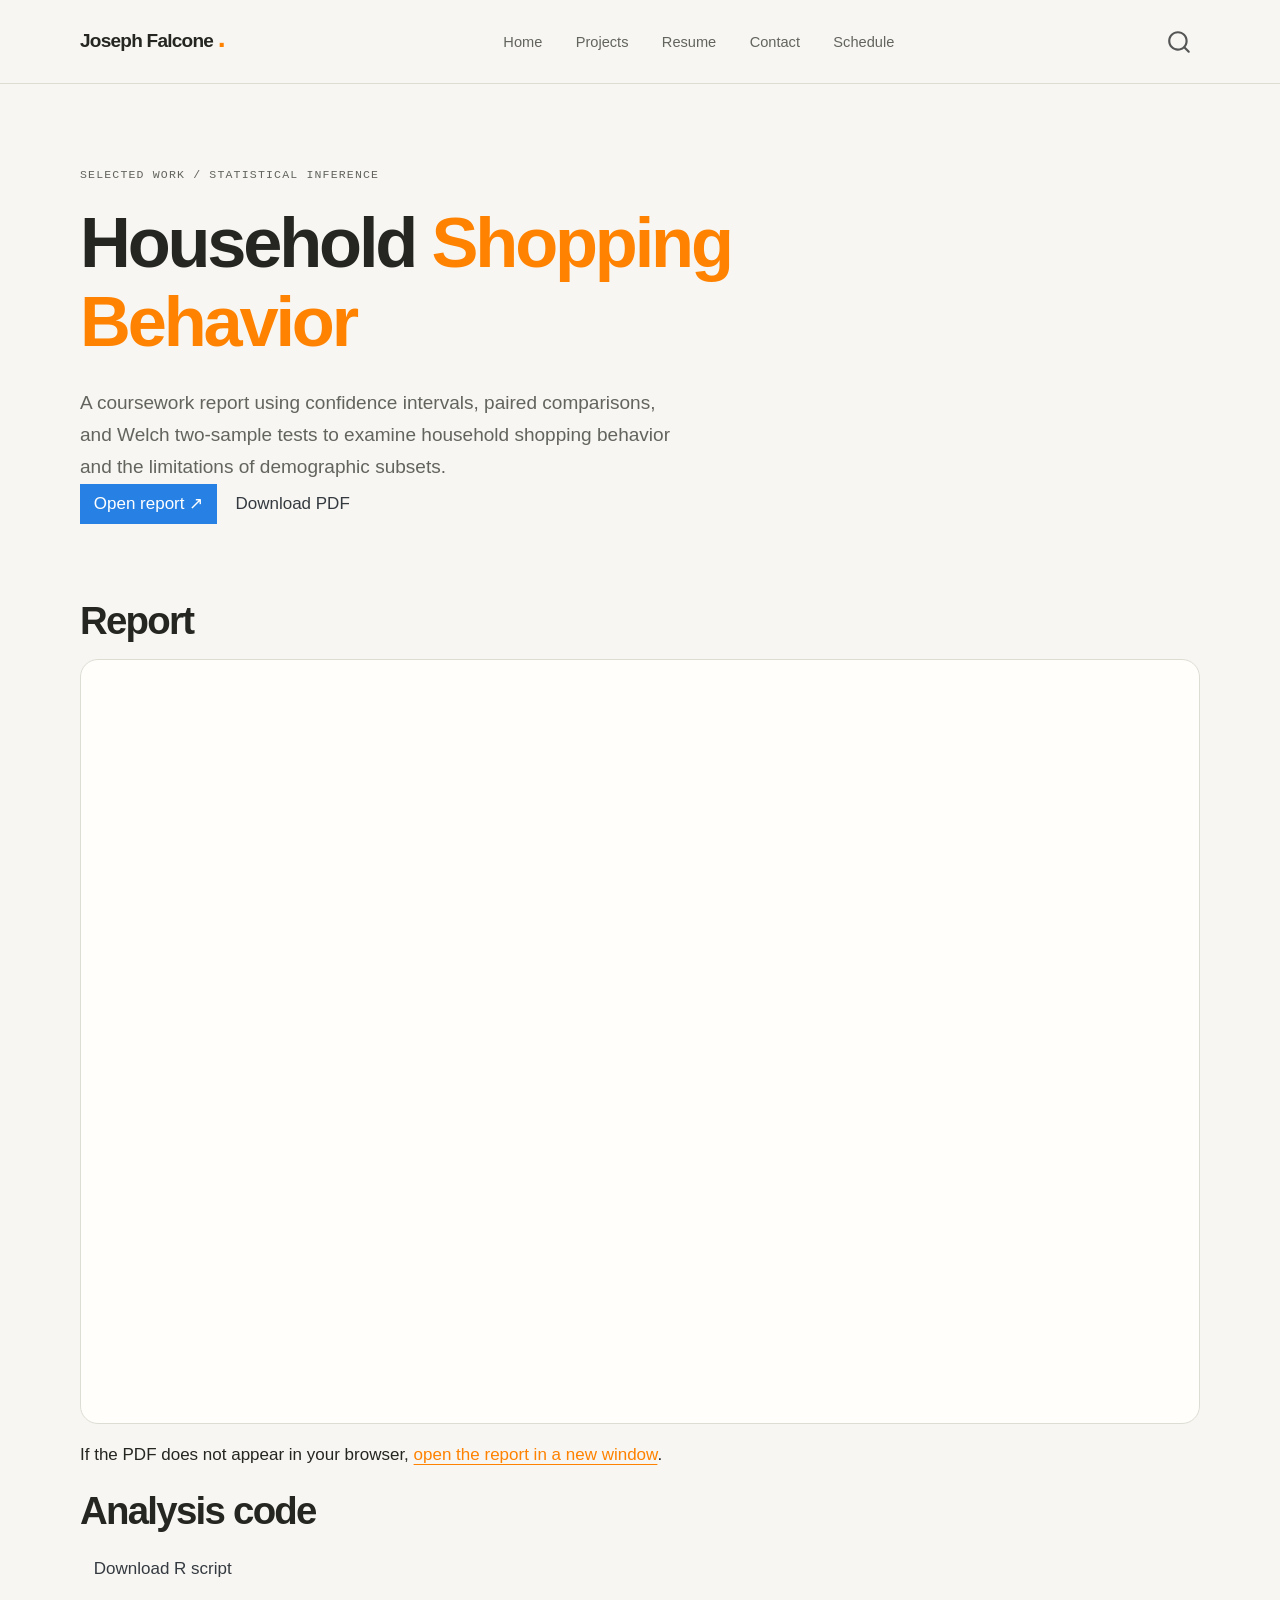
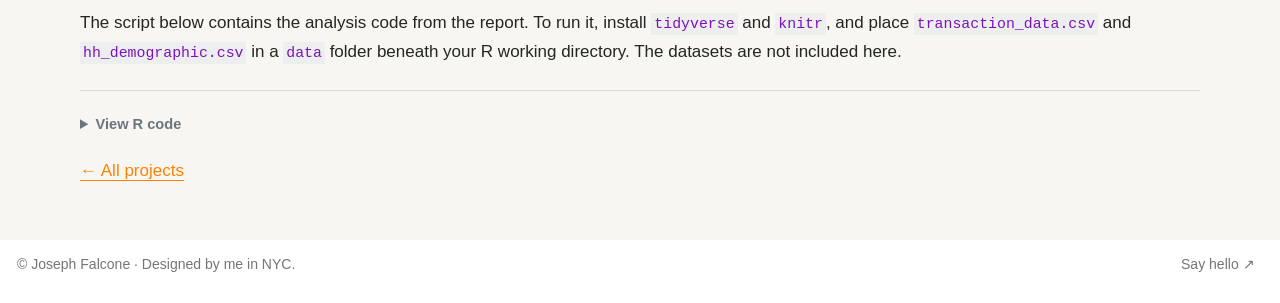
<file: projects/household-shopping/index.html>
<!DOCTYPE html>
<html xmlns="http://www.w3.org/1999/xhtml" lang="en" xml:lang="en"><head>

<meta charset="utf-8">
<meta name="generator" content="quarto-1.10.18">

<meta name="viewport" content="width=device-width, initial-scale=1.0, user-scalable=yes">

<meta name="description" content="Statistical inference in R examining household spending, changes in spending per trip, income groups, and demographic coverage.">

<title>Household Shopping Behavior – Joseph Falcone</title>
<style>
/* Default styles provided by pandoc.
** See https://pandoc.org/MANUAL.html#variables-for-html for config info.
*/
span.smallcaps{font-variant: small-caps;}
div.columns{display: flex; gap: 1.5em;}
div.column{flex: auto;}
@media screen {
div.columns{gap: min(4vw, 1.5em);}
div.column{overflow-x: auto;}
}
div.hanging-indent{margin-left: 1.5em; text-indent: -1.5em;}
ul.task-list{list-style: none;}
ul.task-list li input[type="checkbox"] {
  width: 0.8em;
  margin: 0 0.8em 0.2em -1em; /* quarto-specific, see https://github.com/quarto-dev/quarto-cli/issues/4556 */ 
  vertical-align: middle;
}
/* CSS for syntax highlighting */
html { -webkit-text-size-adjust: 100%; }
pre > code.sourceCode { white-space: pre; position: relative; }
pre > code.sourceCode > span { display: inline-block; line-height: 1.25; }
pre > code.sourceCode > span:empty { height: 1.2em; }
.sourceCode { overflow: visible; }
code.sourceCode > span { color: inherit; text-decoration: inherit; }
div.sourceCode { margin: 1em 0; }
pre.sourceCode { margin: 0; }
@media screen {
div.sourceCode { overflow: auto; }
}
@media print {
pre > code.sourceCode { white-space: pre-wrap; }
pre > code.sourceCode > span { text-indent: -5em; padding-left: 5em; }
}
pre.numberSource code
  { counter-reset: source-line 0; }
pre.numberSource code > span
  { position: relative; left: -4em; counter-increment: source-line; }
pre.numberSource code > span > a:first-child::before
  { content: counter(source-line);
    position: relative; left: -1em; text-align: right; vertical-align: baseline;
    border: none; display: inline-block;
    -webkit-touch-callout: none; -webkit-user-select: none;
    -khtml-user-select: none; -moz-user-select: none;
    -ms-user-select: none; user-select: none;
    padding: 0 4px; width: 4em;
  }
pre.numberSource { margin-left: 3em;  padding-left: 4px; }
div.sourceCode
  {   }
@media screen {
pre > code.sourceCode > span > a:first-child::before { text-decoration: underline; }
}
</style>


<script src="../../site_libs/quarto-nav/quarto-nav.js"></script>
<script src="../../site_libs/quarto-nav/headroom.min.js"></script>
<script src="../../site_libs/clipboard/clipboard.min.js"></script>
<script src="../../site_libs/quarto-search/autocomplete.umd.js"></script>
<script src="../../site_libs/quarto-search/fuse.min.js"></script>
<script src="../../site_libs/quarto-search/quarto-search.js"></script>
<meta name="quarto:offset" content="../../">
<script src="../../site_libs/quarto-html/quarto.js" type="module"></script>
<script src="../../site_libs/quarto-html/tabsets/tabsets.js" type="module"></script>
<script src="../../site_libs/quarto-html/popper.min.js"></script>
<script src="../../site_libs/quarto-html/tippy.umd.min.js"></script>
<link href="../../site_libs/quarto-html/tippy.css" rel="stylesheet">
<link href="../../site_libs/quarto-html/quarto-syntax-highlighting-64a204ab8560d761af7679ceaba22944.css" rel="stylesheet" id="quarto-text-highlighting-styles">
<script src="../../site_libs/bootstrap/bootstrap.min.js"></script>
<link href="../../site_libs/bootstrap/bootstrap-icons.css" rel="stylesheet">
<link href="../../site_libs/bootstrap/bootstrap-bf55c61db8fc2e05fc0836da2161ec84.min.css" rel="stylesheet" append-hash="true" id="quarto-bootstrap" data-mode="light">
<script id="quarto-search-options" type="application/json">{
  "location": "navbar",
  "copy-button": false,
  "collapse-after": 3,
  "panel-placement": "end",
  "type": "overlay",
  "limit": 50,
  "keyboard-shortcut": [
    "f",
    "/",
    "s"
  ],
  "language": {
    "search-no-results-text": "No results",
    "search-matching-documents-text": "matching documents",
    "search-copy-link-title": "Copy link to search",
    "search-hide-matches-text": "Hide additional matches",
    "search-more-match-text": "more match in this document",
    "search-more-matches-text": "more matches in this document",
    "search-clear-button-title": "Clear",
    "search-text-placeholder": "",
    "search-detached-cancel-button-title": "Cancel",
    "search-submit-button-title": "Submit",
    "search-label": "Search"
  }
}</script>
<style>html{ scroll-behavior: smooth; }</style>


<link rel="stylesheet" href="../../styles.css">
</head>

<body class="nav-fixed quarto-light">

<div id="quarto-search-results"></div>
  <header id="quarto-header" class="headroom fixed-top">
    <nav class="navbar navbar-expand-lg " data-bs-theme="dark">
      <div class="navbar-container container-fluid">
      <div class="navbar-brand-container mx-auto">
    <a class="navbar-brand" href="../../index.html">
    <span class="navbar-title">Joseph Falcone</span>
    </a>
  </div>
            <div id="quarto-search" class="" title="Search"></div>
          <button class="navbar-toggler" type="button" data-bs-toggle="collapse" data-bs-target="#navbarCollapse" aria-controls="navbarCollapse" role="menu" aria-expanded="false" aria-label="Toggle navigation" onclick="if (window.quartoToggleHeadroom) { window.quartoToggleHeadroom(); }">
  <span class="navbar-toggler-icon"></span>
</button>
          <div class="collapse navbar-collapse" id="navbarCollapse">
            <ul class="navbar-nav navbar-nav-scroll me-auto">
  <li class="nav-item">
    <a class="nav-link" href="../../index.html"> 
<span class="menu-text">Home</span></a>
  </li>  
  <li class="nav-item">
    <a class="nav-link" href="../../projects.html"> 
<span class="menu-text">Projects</span></a>
  </li>  
  <li class="nav-item">
    <a class="nav-link" href="../../resume.html"> 
<span class="menu-text">Resume</span></a>
  </li>  
  <li class="nav-item">
    <a class="nav-link" href="../../contact.html"> 
<span class="menu-text">Contact</span></a>
  </li>  
  <li class="nav-item">
    <a class="nav-link" href="../../schedule.html"> 
<span class="menu-text">Schedule</span></a>
  </li>  
</ul>
          </div> <!-- /navcollapse -->
            <div class="quarto-navbar-tools">
</div>
      </div> <!-- /container-fluid -->
    </nav>
</header>
<!-- content -->
<div id="quarto-content" class="quarto-container page-columns page-rows-contents page-layout-full page-navbar">
<!-- sidebar -->
<!-- margin-sidebar -->
    
<!-- main -->
<main class="content column-page" id="quarto-document-content">

<header id="title-block-header" class="quarto-title-block default">
<div class="quarto-title">
<h1 class="title">Household Shopping Behavior</h1>
  <div class="quarto-categories">
    <div class="quarto-category">R</div>
    <div class="quarto-category">Statistical Inference</div>
    <div class="quarto-category">Retail Analytics</div>
  </div>
  </div>

<div>
  <div class="description">
    Statistical inference in R examining household spending, changes in spending per trip, income groups, and demographic coverage.
  </div>
</div>


<div class="quarto-title-meta column-page">

    
  
    
  </div>
  


</header>


<div class="page-intro">
<p><span class="eyebrow">Selected work / Statistical inference</span></p>
<section id="household-shopping-behavior" class="level1">
<h1>Household <span class="accent">Shopping Behavior</span></h1>
<div class="lead-copy">
<p>A coursework report using confidence intervals, paired comparisons, and Welch two-sample tests to examine household shopping behavior and the limitations of demographic subsets.</p>
</div>
<p><a href="report.pdf" class="btn btn-primary" target="_blank" rel="noopener">Open report ↗</a> <a href="report.pdf" class="btn" download="household-shopping-report.pdf">Download PDF</a></p>
</section>
</div>
<section id="report" class="level2">
<h2 data-anchor-id="report">Report</h2>
<iframe src="report.pdf#view=FitH" title="Household Shopping Behavior PDF report" style="display: block; width: 100%; height: 85vh; min-height: 650px; border: 1px solid var(--line); border-radius: var(--radius); background: var(--surface); margin-bottom: 1rem;"></iframe>
<p>If the PDF does not appear in your browser, <a href="report.pdf" target="_blank" rel="noopener">open the report in a new window</a>.</p>
</section>
<section id="analysis-code" class="level2">
<h2 data-anchor-id="analysis-code">Analysis code</h2>
<p><a href="analysis.R" class="btn" download="household-shopping-analysis.R">Download R script</a></p>
<p>The script below contains the analysis code from the report. To run it, install <code>tidyverse</code> and <code>knitr</code>, and place <code>transaction_data.csv</code> and <code>hh_demographic.csv</code> in a <code>data</code> folder beneath your R working directory. The datasets are not included here.</p>
<details>
<summary>
View R code
</summary>
<div class="code-copy-outer-scaffold"><div class="sourceCode" id="cb1"><pre class="sourceCode r code-with-copy"><code class="sourceCode r"><span id="cb1-1"><a href="#cb1-1" aria-hidden="true" tabindex="-1"></a><span class="co"># Household Shopping Behavior — Joseph Falcone</span></span>
<span id="cb1-2"><a href="#cb1-2" aria-hidden="true" tabindex="-1"></a><span class="co"># Place transaction_data.csv and hh_demographic.csv in a data/ folder</span></span>
<span id="cb1-3"><a href="#cb1-3" aria-hidden="true" tabindex="-1"></a><span class="co"># beneath your working directory before running this script.</span></span>
<span id="cb1-4"><a href="#cb1-4" aria-hidden="true" tabindex="-1"></a></span>
<span id="cb1-5"><a href="#cb1-5" aria-hidden="true" tabindex="-1"></a><span class="co"># Setup</span></span>
<span id="cb1-6"><a href="#cb1-6" aria-hidden="true" tabindex="-1"></a><span class="fu">library</span>(tidyverse)</span>
<span id="cb1-7"><a href="#cb1-7" aria-hidden="true" tabindex="-1"></a>knitr<span class="sc">::</span>opts_chunk<span class="sc">$</span><span class="fu">set</span>(</span>
<span id="cb1-8"><a href="#cb1-8" aria-hidden="true" tabindex="-1"></a>  <span class="at">echo =</span> <span class="cn">TRUE</span>,</span>
<span id="cb1-9"><a href="#cb1-9" aria-hidden="true" tabindex="-1"></a>  <span class="at">message =</span> <span class="cn">FALSE</span>,</span>
<span id="cb1-10"><a href="#cb1-10" aria-hidden="true" tabindex="-1"></a>  <span class="at">warning =</span> <span class="cn">FALSE</span></span>
<span id="cb1-11"><a href="#cb1-11" aria-hidden="true" tabindex="-1"></a>)</span>
<span id="cb1-12"><a href="#cb1-12" aria-hidden="true" tabindex="-1"></a></span>
<span id="cb1-13"><a href="#cb1-13" aria-hidden="true" tabindex="-1"></a>transactions <span class="ot">&lt;-</span> <span class="fu">read.csv</span>(<span class="st">'data/transaction_data.csv'</span>)</span>
<span id="cb1-14"><a href="#cb1-14" aria-hidden="true" tabindex="-1"></a>demographics <span class="ot">&lt;-</span> <span class="fu">read.csv</span>(<span class="st">'data/hh_demographic.csv'</span>)</span>
<span id="cb1-15"><a href="#cb1-15" aria-hidden="true" tabindex="-1"></a></span>
<span id="cb1-16"><a href="#cb1-16" aria-hidden="true" tabindex="-1"></a><span class="co"># Total household spending</span></span>
<span id="cb1-17"><a href="#cb1-17" aria-hidden="true" tabindex="-1"></a>household_spending <span class="ot">&lt;-</span> transactions <span class="sc">|&gt;</span></span>
<span id="cb1-18"><a href="#cb1-18" aria-hidden="true" tabindex="-1"></a>    <span class="fu">group_by</span>(household_key) <span class="sc">|&gt;</span></span>
<span id="cb1-19"><a href="#cb1-19" aria-hidden="true" tabindex="-1"></a>    <span class="fu">summarise</span>(</span>
<span id="cb1-20"><a href="#cb1-20" aria-hidden="true" tabindex="-1"></a>        <span class="at">total_spend =</span> <span class="fu">sum</span>(SALES_VALUE, <span class="at">na.rm =</span> <span class="cn">TRUE</span>),</span>
<span id="cb1-21"><a href="#cb1-21" aria-hidden="true" tabindex="-1"></a>        <span class="at">.groups =</span> <span class="st">'drop'</span></span>
<span id="cb1-22"><a href="#cb1-22" aria-hidden="true" tabindex="-1"></a>    )</span>
<span id="cb1-23"><a href="#cb1-23" aria-hidden="true" tabindex="-1"></a></span>
<span id="cb1-24"><a href="#cb1-24" aria-hidden="true" tabindex="-1"></a><span class="fu">t.test</span>(household_spending<span class="sc">$</span>total_spend, <span class="at">conf.level =</span> <span class="fl">0.95</span>)</span>
<span id="cb1-25"><a href="#cb1-25" aria-hidden="true" tabindex="-1"></a></span>
<span id="cb1-26"><a href="#cb1-26" aria-hidden="true" tabindex="-1"></a><span class="co"># Changes in spending per trip</span></span>
<span id="cb1-27"><a href="#cb1-27" aria-hidden="true" tabindex="-1"></a>basket_spending <span class="ot">&lt;-</span> transactions <span class="sc">|&gt;</span></span>
<span id="cb1-28"><a href="#cb1-28" aria-hidden="true" tabindex="-1"></a>    <span class="fu">filter</span>(WEEK_NO <span class="sc">&gt;=</span> <span class="dv">1</span>, WEEK_NO <span class="sc">&lt;=</span> <span class="dv">102</span>) <span class="sc">|&gt;</span></span>
<span id="cb1-29"><a href="#cb1-29" aria-hidden="true" tabindex="-1"></a>    <span class="fu">mutate</span>(</span>
<span id="cb1-30"><a href="#cb1-30" aria-hidden="true" tabindex="-1"></a>        <span class="at">period =</span> <span class="fu">if_else</span>(WEEK_NO <span class="sc">&lt;=</span> <span class="dv">52</span>, <span class="st">'first'</span>, <span class="st">'second'</span>)</span>
<span id="cb1-31"><a href="#cb1-31" aria-hidden="true" tabindex="-1"></a>    ) <span class="sc">|&gt;</span></span>
<span id="cb1-32"><a href="#cb1-32" aria-hidden="true" tabindex="-1"></a>        <span class="fu">group_by</span>(household_key, BASKET_ID, period) <span class="sc">|&gt;</span></span>
<span id="cb1-33"><a href="#cb1-33" aria-hidden="true" tabindex="-1"></a>        <span class="fu">summarise</span>(<span class="at">trip_spend =</span> <span class="fu">sum</span>(SALES_VALUE, <span class="at">na.rm =</span> <span class="cn">TRUE</span>),</span>
<span id="cb1-34"><a href="#cb1-34" aria-hidden="true" tabindex="-1"></a>        <span class="at">.groups =</span> <span class="st">'drop'</span></span>
<span id="cb1-35"><a href="#cb1-35" aria-hidden="true" tabindex="-1"></a>        )</span>
<span id="cb1-36"><a href="#cb1-36" aria-hidden="true" tabindex="-1"></a></span>
<span id="cb1-37"><a href="#cb1-37" aria-hidden="true" tabindex="-1"></a>household_period <span class="ot">&lt;-</span> basket_spending <span class="sc">|&gt;</span></span>
<span id="cb1-38"><a href="#cb1-38" aria-hidden="true" tabindex="-1"></a>    <span class="fu">group_by</span>(household_key, period) <span class="sc">|&gt;</span></span>
<span id="cb1-39"><a href="#cb1-39" aria-hidden="true" tabindex="-1"></a>    <span class="fu">summarise</span>(</span>
<span id="cb1-40"><a href="#cb1-40" aria-hidden="true" tabindex="-1"></a>        <span class="at">mean_trip_spend =</span> <span class="fu">mean</span>(trip_spend),</span>
<span id="cb1-41"><a href="#cb1-41" aria-hidden="true" tabindex="-1"></a>        <span class="at">.groups =</span> <span class="st">'drop'</span></span>
<span id="cb1-42"><a href="#cb1-42" aria-hidden="true" tabindex="-1"></a>    )</span>
<span id="cb1-43"><a href="#cb1-43" aria-hidden="true" tabindex="-1"></a></span>
<span id="cb1-44"><a href="#cb1-44" aria-hidden="true" tabindex="-1"></a>paired_households <span class="ot">&lt;-</span> household_period <span class="sc">|&gt;</span></span>
<span id="cb1-45"><a href="#cb1-45" aria-hidden="true" tabindex="-1"></a>    <span class="fu">pivot_wider</span>(</span>
<span id="cb1-46"><a href="#cb1-46" aria-hidden="true" tabindex="-1"></a>        <span class="at">names_from =</span> period,</span>
<span id="cb1-47"><a href="#cb1-47" aria-hidden="true" tabindex="-1"></a>        <span class="at">values_from =</span> mean_trip_spend</span>
<span id="cb1-48"><a href="#cb1-48" aria-hidden="true" tabindex="-1"></a>    ) <span class="sc">|&gt;</span></span>
<span id="cb1-49"><a href="#cb1-49" aria-hidden="true" tabindex="-1"></a>        <span class="fu">drop_na</span>(first, second)</span>
<span id="cb1-50"><a href="#cb1-50" aria-hidden="true" tabindex="-1"></a></span>
<span id="cb1-51"><a href="#cb1-51" aria-hidden="true" tabindex="-1"></a>paired_households <span class="ot">&lt;-</span> paired_households <span class="sc">|&gt;</span></span>
<span id="cb1-52"><a href="#cb1-52" aria-hidden="true" tabindex="-1"></a>    <span class="fu">mutate</span>(</span>
<span id="cb1-53"><a href="#cb1-53" aria-hidden="true" tabindex="-1"></a>        <span class="at">difference =</span> second <span class="sc">-</span> first</span>
<span id="cb1-54"><a href="#cb1-54" aria-hidden="true" tabindex="-1"></a>    )</span>
<span id="cb1-55"><a href="#cb1-55" aria-hidden="true" tabindex="-1"></a></span>
<span id="cb1-56"><a href="#cb1-56" aria-hidden="true" tabindex="-1"></a>paired_households <span class="sc">|&gt;</span></span>
<span id="cb1-57"><a href="#cb1-57" aria-hidden="true" tabindex="-1"></a>    <span class="fu">summarise</span>(</span>
<span id="cb1-58"><a href="#cb1-58" aria-hidden="true" tabindex="-1"></a>        <span class="at">mean_first =</span> <span class="fu">mean</span>(first),</span>
<span id="cb1-59"><a href="#cb1-59" aria-hidden="true" tabindex="-1"></a>        <span class="at">mean_second =</span> <span class="fu">mean</span>(second),</span>
<span id="cb1-60"><a href="#cb1-60" aria-hidden="true" tabindex="-1"></a>        <span class="at">mean_difference =</span> <span class="fu">mean</span>(difference)</span>
<span id="cb1-61"><a href="#cb1-61" aria-hidden="true" tabindex="-1"></a>    )</span>
<span id="cb1-62"><a href="#cb1-62" aria-hidden="true" tabindex="-1"></a></span>
<span id="cb1-63"><a href="#cb1-63" aria-hidden="true" tabindex="-1"></a><span class="fu">t.test</span>(</span>
<span id="cb1-64"><a href="#cb1-64" aria-hidden="true" tabindex="-1"></a>    paired_households<span class="sc">$</span>second,</span>
<span id="cb1-65"><a href="#cb1-65" aria-hidden="true" tabindex="-1"></a>    paired_households<span class="sc">$</span>first,</span>
<span id="cb1-66"><a href="#cb1-66" aria-hidden="true" tabindex="-1"></a>    <span class="at">paired =</span> <span class="cn">TRUE</span>,</span>
<span id="cb1-67"><a href="#cb1-67" aria-hidden="true" tabindex="-1"></a>    <span class="at">conf.level =</span> <span class="fl">0.95</span></span>
<span id="cb1-68"><a href="#cb1-68" aria-hidden="true" tabindex="-1"></a>)</span>
<span id="cb1-69"><a href="#cb1-69" aria-hidden="true" tabindex="-1"></a></span>
<span id="cb1-70"><a href="#cb1-70" aria-hidden="true" tabindex="-1"></a><span class="co"># Spending by income group</span></span>
<span id="cb1-71"><a href="#cb1-71" aria-hidden="true" tabindex="-1"></a>income_spending <span class="ot">&lt;-</span> household_spending <span class="sc">|&gt;</span></span>
<span id="cb1-72"><a href="#cb1-72" aria-hidden="true" tabindex="-1"></a>    <span class="fu">inner_join</span>(demographics, <span class="at">by =</span> <span class="st">'household_key'</span>)</span>
<span id="cb1-73"><a href="#cb1-73" aria-hidden="true" tabindex="-1"></a></span>
<span id="cb1-74"><a href="#cb1-74" aria-hidden="true" tabindex="-1"></a>income_spending <span class="sc">|&gt;</span></span>
<span id="cb1-75"><a href="#cb1-75" aria-hidden="true" tabindex="-1"></a>    <span class="fu">count</span>(INCOME_DESC, <span class="at">sort =</span> <span class="cn">TRUE</span>)</span>
<span id="cb1-76"><a href="#cb1-76" aria-hidden="true" tabindex="-1"></a></span>
<span id="cb1-77"><a href="#cb1-77" aria-hidden="true" tabindex="-1"></a>two_income_groups <span class="ot">&lt;-</span> income_spending <span class="sc">|&gt;</span></span>
<span id="cb1-78"><a href="#cb1-78" aria-hidden="true" tabindex="-1"></a>    <span class="fu">filter</span>(INCOME_DESC <span class="sc">%in%</span> <span class="fu">c</span>(<span class="st">'50-74K'</span>, <span class="st">'100-124K'</span>)) <span class="sc">|&gt;</span></span>
<span id="cb1-79"><a href="#cb1-79" aria-hidden="true" tabindex="-1"></a>    <span class="fu">mutate</span>(</span>
<span id="cb1-80"><a href="#cb1-80" aria-hidden="true" tabindex="-1"></a>        <span class="at">INCOME_DESC =</span> <span class="fu">factor</span>(</span>
<span id="cb1-81"><a href="#cb1-81" aria-hidden="true" tabindex="-1"></a>            INCOME_DESC,</span>
<span id="cb1-82"><a href="#cb1-82" aria-hidden="true" tabindex="-1"></a>            <span class="at">levels =</span> <span class="fu">c</span>(<span class="st">'100-124K'</span>, <span class="st">'50-74K'</span>)</span>
<span id="cb1-83"><a href="#cb1-83" aria-hidden="true" tabindex="-1"></a>        )</span>
<span id="cb1-84"><a href="#cb1-84" aria-hidden="true" tabindex="-1"></a>    )</span>
<span id="cb1-85"><a href="#cb1-85" aria-hidden="true" tabindex="-1"></a></span>
<span id="cb1-86"><a href="#cb1-86" aria-hidden="true" tabindex="-1"></a>two_income_groups <span class="sc">|&gt;</span></span>
<span id="cb1-87"><a href="#cb1-87" aria-hidden="true" tabindex="-1"></a>    <span class="fu">group_by</span>(INCOME_DESC) <span class="sc">|&gt;</span></span>
<span id="cb1-88"><a href="#cb1-88" aria-hidden="true" tabindex="-1"></a>    <span class="fu">summarise</span>(</span>
<span id="cb1-89"><a href="#cb1-89" aria-hidden="true" tabindex="-1"></a>        <span class="at">n =</span> <span class="fu">n</span>(),</span>
<span id="cb1-90"><a href="#cb1-90" aria-hidden="true" tabindex="-1"></a>        <span class="at">mean_spend =</span> <span class="fu">mean</span>(total_spend),</span>
<span id="cb1-91"><a href="#cb1-91" aria-hidden="true" tabindex="-1"></a>        <span class="at">sd_spend =</span> <span class="fu">sd</span>(total_spend),</span>
<span id="cb1-92"><a href="#cb1-92" aria-hidden="true" tabindex="-1"></a>        <span class="at">.groups =</span> <span class="st">"drop"</span></span>
<span id="cb1-93"><a href="#cb1-93" aria-hidden="true" tabindex="-1"></a>    )</span>
<span id="cb1-94"><a href="#cb1-94" aria-hidden="true" tabindex="-1"></a></span>
<span id="cb1-95"><a href="#cb1-95" aria-hidden="true" tabindex="-1"></a><span class="fu">t.test</span>(</span>
<span id="cb1-96"><a href="#cb1-96" aria-hidden="true" tabindex="-1"></a>    total_spend <span class="sc">~</span> INCOME_DESC,</span>
<span id="cb1-97"><a href="#cb1-97" aria-hidden="true" tabindex="-1"></a>    <span class="at">data =</span> two_income_groups,</span>
<span id="cb1-98"><a href="#cb1-98" aria-hidden="true" tabindex="-1"></a>    <span class="at">conf.level =</span> <span class="fl">0.95</span></span>
<span id="cb1-99"><a href="#cb1-99" aria-hidden="true" tabindex="-1"></a>)</span>
<span id="cb1-100"><a href="#cb1-100" aria-hidden="true" tabindex="-1"></a></span>
<span id="cb1-101"><a href="#cb1-101" aria-hidden="true" tabindex="-1"></a><span class="co"># Demographic coverage</span></span>
<span id="cb1-102"><a href="#cb1-102" aria-hidden="true" tabindex="-1"></a>household_demo_status <span class="ot">&lt;-</span> household_spending <span class="sc">|&gt;</span></span>
<span id="cb1-103"><a href="#cb1-103" aria-hidden="true" tabindex="-1"></a>    <span class="fu">mutate</span>(</span>
<span id="cb1-104"><a href="#cb1-104" aria-hidden="true" tabindex="-1"></a>        <span class="at">demo_available =</span> <span class="fu">if_else</span>(</span>
<span id="cb1-105"><a href="#cb1-105" aria-hidden="true" tabindex="-1"></a>            household_key <span class="sc">%in%</span> demographics<span class="sc">$</span>household_key,</span>
<span id="cb1-106"><a href="#cb1-106" aria-hidden="true" tabindex="-1"></a>            <span class="st">'record found'</span>,</span>
<span id="cb1-107"><a href="#cb1-107" aria-hidden="true" tabindex="-1"></a>            <span class="st">'no record found'</span></span>
<span id="cb1-108"><a href="#cb1-108" aria-hidden="true" tabindex="-1"></a>        )</span>
<span id="cb1-109"><a href="#cb1-109" aria-hidden="true" tabindex="-1"></a>    )</span>
<span id="cb1-110"><a href="#cb1-110" aria-hidden="true" tabindex="-1"></a></span>
<span id="cb1-111"><a href="#cb1-111" aria-hidden="true" tabindex="-1"></a>household_demo_status <span class="sc">|&gt;</span></span>
<span id="cb1-112"><a href="#cb1-112" aria-hidden="true" tabindex="-1"></a>    <span class="fu">group_by</span>(demo_available) <span class="sc">|&gt;</span></span>
<span id="cb1-113"><a href="#cb1-113" aria-hidden="true" tabindex="-1"></a>    <span class="fu">summarise</span>(</span>
<span id="cb1-114"><a href="#cb1-114" aria-hidden="true" tabindex="-1"></a>        <span class="at">n =</span> <span class="fu">n</span>(),</span>
<span id="cb1-115"><a href="#cb1-115" aria-hidden="true" tabindex="-1"></a>        <span class="at">mean_spend =</span> <span class="fu">mean</span>(total_spend),</span>
<span id="cb1-116"><a href="#cb1-116" aria-hidden="true" tabindex="-1"></a>        <span class="at">sd_spend =</span> <span class="fu">sd</span>(total_spend),</span>
<span id="cb1-117"><a href="#cb1-117" aria-hidden="true" tabindex="-1"></a>        <span class="at">.groups =</span> <span class="st">'drop'</span></span>
<span id="cb1-118"><a href="#cb1-118" aria-hidden="true" tabindex="-1"></a>    )</span>
<span id="cb1-119"><a href="#cb1-119" aria-hidden="true" tabindex="-1"></a></span>
<span id="cb1-120"><a href="#cb1-120" aria-hidden="true" tabindex="-1"></a><span class="fu">t.test</span>(</span>
<span id="cb1-121"><a href="#cb1-121" aria-hidden="true" tabindex="-1"></a>    total_spend <span class="sc">~</span> demo_available,</span>
<span id="cb1-122"><a href="#cb1-122" aria-hidden="true" tabindex="-1"></a>    <span class="at">data =</span> household_demo_status,</span>
<span id="cb1-123"><a href="#cb1-123" aria-hidden="true" tabindex="-1"></a>    <span class="at">conf.level =</span> <span class="fl">0.95</span></span>
<span id="cb1-124"><a href="#cb1-124" aria-hidden="true" tabindex="-1"></a>)</span></code></pre></div><button title="Copy to Clipboard" class="code-copy-button"><i class="bi"></i></button></div>
</details>
<p><a href="../../projects.html">← All projects</a></p>


</section>

</main> <!-- /main -->
<script id="quarto-html-after-body" type="application/javascript">
  window.document.addEventListener("DOMContentLoaded", function (event) {
    const isCodeAnnotation = (el) => {
      for (const clz of el.classList) {
        if (clz.startsWith('code-annotation-')) {                     
          return true;
        }
      }
      return false;
    }
    const onCopySuccess = function(e) {
      // button target
      const button = e.trigger;
      // don't keep focus
      button.blur();
      // flash "checked"
      button.classList.add('code-copy-button-checked');
      var currentTitle = button.getAttribute("title");
      button.setAttribute("title", "Copied!");
      let tooltip;
      if (window.bootstrap) {
        button.setAttribute("data-bs-toggle", "tooltip");
        button.setAttribute("data-bs-placement", "left");
        button.setAttribute("data-bs-title", "Copied!");
        tooltip = new bootstrap.Tooltip(button, 
          { trigger: "manual", 
            customClass: "code-copy-button-tooltip",
            offset: [0, -8]});
        tooltip.show();    
      }
      setTimeout(function() {
        if (tooltip) {
          tooltip.hide();
          button.removeAttribute("data-bs-title");
          button.removeAttribute("data-bs-toggle");
          button.removeAttribute("data-bs-placement");
        }
        button.setAttribute("title", currentTitle);
        button.classList.remove('code-copy-button-checked');
      }, 1000);
      // clear code selection
      e.clearSelection();
    }
    const getTextToCopy = function(trigger) {
      const outerScaffold = trigger.parentElement.cloneNode(true);
      const codeEl = outerScaffold.querySelector('code');
      for (const childEl of codeEl.children) {
        if (isCodeAnnotation(childEl)) {
          childEl.remove();
        }
      }
      return codeEl.innerText;
    }
    const clipboard = new window.ClipboardJS('.code-copy-button:not([data-in-quarto-modal])', {
      text: getTextToCopy
    });
    clipboard.on('success', onCopySuccess);
    if (window.document.getElementById('quarto-embedded-source-code-modal')) {
      const clipboardModal = new window.ClipboardJS('.code-copy-button[data-in-quarto-modal]', {
        text: getTextToCopy,
        container: window.document.getElementById('quarto-embedded-source-code-modal')
      });
      clipboardModal.on('success', onCopySuccess);
    }
      var localhostRegex = new RegExp(/^(?:http|https):\/\/localhost\:?[0-9]*\//);
      var mailtoRegex = new RegExp(/^mailto:/);
        var filterRegex = new RegExp("https:\/\/jfalcone\.co");
      var isInternal = (href) => {
          return filterRegex.test(href) || localhostRegex.test(href) || mailtoRegex.test(href);
      }
      // Inspect non-navigation links and adorn them if external
     var links = window.document.querySelectorAll('a[href]:not(.nav-link):not(.navbar-brand):not(.toc-action):not(.sidebar-link):not(.sidebar-item-toggle):not(.pagination-link):not(.no-external):not([aria-hidden]):not(.dropdown-item):not(.quarto-navigation-tool):not(.about-link)');
      for (var i=0; i<links.length; i++) {
        const link = links[i];
        if (!isInternal(link.href)) {
          // undo the damage that might have been done by quarto-nav.js in the case of
          // links that we want to consider external
          if (link.dataset.originalHref !== undefined) {
            link.href = link.dataset.originalHref;
          }
        }
      }
    function tippyHover(el, contentFn, onTriggerFn, onUntriggerFn) {
      const config = {
        allowHTML: true,
        maxWidth: 500,
        delay: 100,
        arrow: false,
        appendTo: function(el) {
            return el.parentElement;
        },
        interactive: true,
        interactiveBorder: 10,
        theme: 'quarto',
        placement: 'bottom-start',
      };
      if (contentFn) {
        config.content = contentFn;
      }
      if (onTriggerFn) {
        config.onTrigger = onTriggerFn;
      }
      if (onUntriggerFn) {
        config.onUntrigger = onUntriggerFn;
      }
      window.tippy(el, config); 
    }
    const noterefs = window.document.querySelectorAll('a[role="doc-noteref"]');
    for (var i=0; i<noterefs.length; i++) {
      const ref = noterefs[i];
      tippyHover(ref, function() {
        // use id or data attribute instead here
        let href = ref.getAttribute('data-footnote-href') || ref.getAttribute('href');
        try { href = new URL(href).hash; } catch {}
        const id = href.replace(/^#\/?/, "");
        const note = window.document.getElementById(id);
        if (note) {
          return note.innerHTML;
        } else {
          return "";
        }
      });
    }
    const xrefs = window.document.querySelectorAll('a.quarto-xref');
    const processXRef = (id, note) => {
      // Strip column container classes
      const stripColumnClz = (el) => {
        el.classList.remove("page-full", "page-columns");
        if (el.children) {
          for (const child of el.children) {
            stripColumnClz(child);
          }
        }
      }
      stripColumnClz(note)
      if (id === null || id.startsWith('sec-')) {
        // Special case sections, only their first couple elements
        const container = document.createElement("div");
        if (note.children && note.children.length > 2) {
          container.appendChild(note.children[0].cloneNode(true));
          for (let i = 1; i < note.children.length; i++) {
            const child = note.children[i];
            if (child.tagName === "P" && child.innerText === "") {
              continue;
            } else {
              container.appendChild(child.cloneNode(true));
              break;
            }
          }
          if (window.Quarto?.typesetMath) {
            window.Quarto.typesetMath(container);
          }
          return container.innerHTML
        } else {
          if (window.Quarto?.typesetMath) {
            window.Quarto.typesetMath(note);
          }
          return note.innerHTML;
        }
      } else {
        // Remove any anchor links if they are present
        const anchorLink = note.querySelector('a.anchorjs-link');
        if (anchorLink) {
          anchorLink.remove();
        }
        if (window.Quarto?.typesetMath) {
          window.Quarto.typesetMath(note);
        }
        if (note.classList.contains("callout")) {
          return note.outerHTML;
        } else {
          return note.innerHTML;
        }
      }
    }
    for (var i=0; i<xrefs.length; i++) {
      const xref = xrefs[i];
      tippyHover(xref, undefined, function(instance) {
        instance.disable();
        let url = xref.getAttribute('href');
        let hash = undefined; 
        if (url.startsWith('#')) {
          hash = url;
        } else {
          try { hash = new URL(url).hash; } catch {}
        }
        if (hash) {
          const id = hash.replace(/^#\/?/, "");
          const note = window.document.getElementById(id);
          if (note !== null) {
            try {
              const html = processXRef(id, note.cloneNode(true));
              instance.setContent(html);
            } finally {
              instance.enable();
              instance.show();
            }
          } else {
            // See if we can fetch this
            fetch(url.split('#')[0])
            .then(res => res.text())
            .then(html => {
              const parser = new DOMParser();
              const htmlDoc = parser.parseFromString(html, "text/html");
              const note = htmlDoc.getElementById(id);
              if (note !== null) {
                const html = processXRef(id, note);
                instance.setContent(html);
              } 
            }).finally(() => {
              instance.enable();
              instance.show();
            });
          }
        } else {
          // See if we can fetch a full url (with no hash to target)
          // This is a special case and we should probably do some content thinning / targeting
          fetch(url)
          .then(res => res.text())
          .then(html => {
            const parser = new DOMParser();
            const htmlDoc = parser.parseFromString(html, "text/html");
            const note = htmlDoc.querySelector('main.content');
            if (note !== null) {
              // This should only happen for chapter cross references
              // (since there is no id in the URL)
              // remove the first header
              if (note.children.length > 0 && note.children[0].tagName === "HEADER") {
                note.children[0].remove();
              }
              const html = processXRef(null, note);
              instance.setContent(html);
            } 
          }).finally(() => {
            instance.enable();
            instance.show();
          });
        }
      }, function(instance) {
      });
    }
        let selectedAnnoteEl;
        const selectorForAnnotation = ( cell, annotation) => {
          let cellAttr = 'data-code-cell="' + cell + '"';
          let lineAttr = 'data-code-annotation="' +  annotation + '"';
          const selector = 'span[' + cellAttr + '][' + lineAttr + ']';
          return selector;
        }
        const selectCodeLines = (annoteEl) => {
          const doc = window.document;
          const targetCell = annoteEl.getAttribute("data-target-cell");
          const targetAnnotation = annoteEl.getAttribute("data-target-annotation");
          const annoteSpan = window.document.querySelector(selectorForAnnotation(targetCell, targetAnnotation));
          const lines = annoteSpan.getAttribute("data-code-lines").split(",");
          const lineIds = lines.map((line) => {
            return targetCell + "-" + line;
          })
          let top = null;
          let height = null;
          let parent = null;
          if (lineIds.length > 0) {
              //compute the position of the single el (top and bottom and make a div)
              const el = window.document.getElementById(lineIds[0]);
              top = el.offsetTop;
              height = el.offsetHeight;
              parent = el.parentElement.parentElement;
            if (lineIds.length > 1) {
              const lastEl = window.document.getElementById(lineIds[lineIds.length - 1]);
              const bottom = lastEl.offsetTop + lastEl.offsetHeight;
              height = bottom - top;
            }
            if (top !== null && height !== null && parent !== null) {
              // cook up a div (if necessary) and position it 
              let div = window.document.getElementById("code-annotation-line-highlight");
              if (div === null) {
                div = window.document.createElement("div");
                div.setAttribute("id", "code-annotation-line-highlight");
                div.style.position = 'absolute';
                parent.appendChild(div);
              }
              div.style.top = top - 2 + "px";
              div.style.height = height + 4 + "px";
              div.style.left = 0;
              let gutterDiv = window.document.getElementById("code-annotation-line-highlight-gutter");
              if (gutterDiv === null) {
                gutterDiv = window.document.createElement("div");
                gutterDiv.setAttribute("id", "code-annotation-line-highlight-gutter");
                gutterDiv.style.position = 'absolute';
                const codeCell = window.document.getElementById(targetCell);
                const gutter = codeCell.querySelector('.code-annotation-gutter');
                gutter.appendChild(gutterDiv);
              }
              gutterDiv.style.top = top - 2 + "px";
              gutterDiv.style.height = height + 4 + "px";
            }
            selectedAnnoteEl = annoteEl;
          }
        };
        const unselectCodeLines = () => {
          const elementsIds = ["code-annotation-line-highlight", "code-annotation-line-highlight-gutter"];
          elementsIds.forEach((elId) => {
            const div = window.document.getElementById(elId);
            if (div) {
              div.remove();
            }
          });
          selectedAnnoteEl = undefined;
        };
          // Handle positioning of the toggle
      window.addEventListener(
        "resize",
        throttle(() => {
          elRect = undefined;
          if (selectedAnnoteEl) {
            selectCodeLines(selectedAnnoteEl);
          }
        }, 10)
      );
      function throttle(fn, ms) {
      let throttle = false;
      let timer;
        return (...args) => {
          if(!throttle) { // first call gets through
              fn.apply(this, args);
              throttle = true;
          } else { // all the others get throttled
              if(timer) clearTimeout(timer); // cancel #2
              timer = setTimeout(() => {
                fn.apply(this, args);
                timer = throttle = false;
              }, ms);
          }
        };
      }
        // Attach click handler to the DT
        const annoteDls = window.document.querySelectorAll('dt[data-target-cell]');
        for (const annoteDlNode of annoteDls) {
          annoteDlNode.addEventListener('click', (event) => {
            const clickedEl = event.target;
            if (clickedEl !== selectedAnnoteEl) {
              unselectCodeLines();
              const activeEl = window.document.querySelector('dt[data-target-cell].code-annotation-active');
              if (activeEl) {
                activeEl.classList.remove('code-annotation-active');
              }
              selectCodeLines(clickedEl);
              clickedEl.classList.add('code-annotation-active');
            } else {
              // Unselect the line
              unselectCodeLines();
              clickedEl.classList.remove('code-annotation-active');
            }
          });
        }
    const findCites = (el) => {
      const parentEl = el.parentElement;
      if (parentEl) {
        const cites = parentEl.dataset.cites;
        if (cites) {
          return {
            el,
            cites: cites.split(' ')
          };
        } else {
          return findCites(el.parentElement)
        }
      } else {
        return undefined;
      }
    };
    var bibliorefs = window.document.querySelectorAll('a[role="doc-biblioref"]');
    for (var i=0; i<bibliorefs.length; i++) {
      const ref = bibliorefs[i];
      const citeInfo = findCites(ref);
      if (citeInfo) {
        tippyHover(citeInfo.el, function() {
          var popup = window.document.createElement('div');
          citeInfo.cites.forEach(function(cite) {
            var citeDiv = window.document.createElement('div');
            citeDiv.classList.add('hanging-indent');
            citeDiv.classList.add('csl-entry');
            var biblioDiv = window.document.getElementById('ref-' + cite);
            if (biblioDiv) {
              citeDiv.innerHTML = biblioDiv.innerHTML;
            }
            popup.appendChild(citeDiv);
          });
          return popup.innerHTML;
        });
      }
    }
  });
  </script>
</div> <!-- /content -->
<footer class="footer">
  <div class="nav-footer">
    <div class="nav-footer-left">
<p>© Joseph Falcone · Designed by me in NYC.</p>
</div>   
    <div class="nav-footer-center">
      &nbsp;
    </div>
    <div class="nav-footer-right">
      <ul class="footer-items list-unstyled">
    <li class="nav-item">
    <a class="nav-link" href="../../contact.html">
<p>Say hello ↗</p>
</a>
  </li>  
</ul>
    </div>
  </div>
</footer>




<script src="../../site_libs/quarto-html/zenscroll-min.js"></script>
</body></html>
</file>
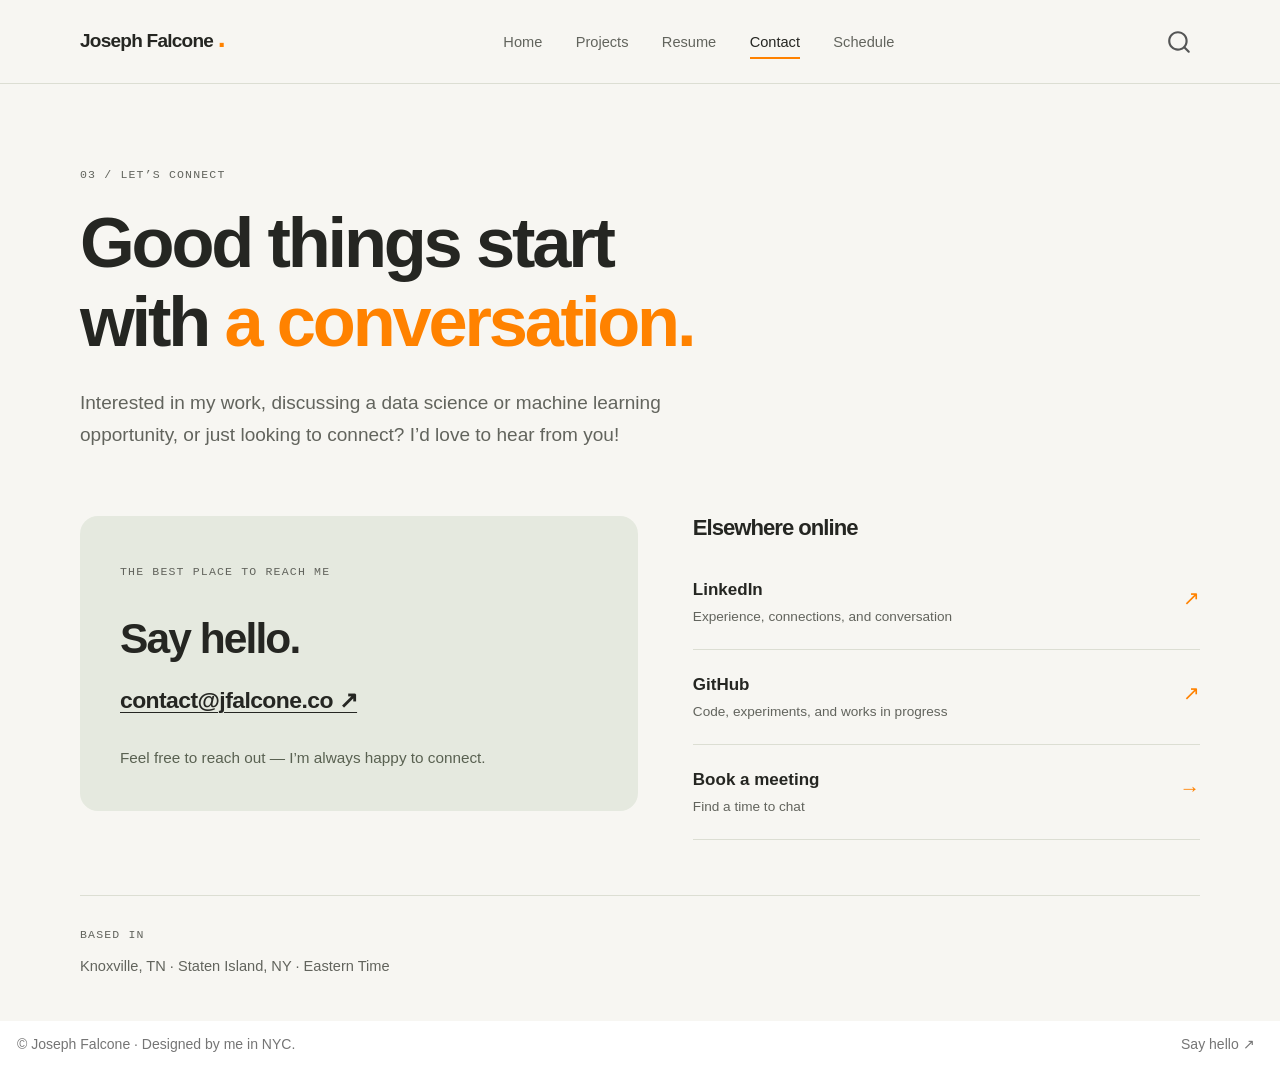
<file: contact.html>
<!DOCTYPE html>
<html xmlns="http://www.w3.org/1999/xhtml" lang="en" xml:lang="en"><head>

<meta charset="utf-8">
<meta name="generator" content="quarto-1.10.18">

<meta name="viewport" content="width=device-width, initial-scale=1.0, user-scalable=yes">

<meta name="description" content="Get in touch or find me elsewhere online.">

<title>Contact – Joseph Falcone</title>
<style>
/* Default styles provided by pandoc.
** See https://pandoc.org/MANUAL.html#variables-for-html for config info.
*/
span.smallcaps{font-variant: small-caps;}
div.columns{display: flex; gap: 1.5em;}
div.column{flex: auto;}
@media screen {
div.columns{gap: min(4vw, 1.5em);}
div.column{overflow-x: auto;}
}
div.hanging-indent{margin-left: 1.5em; text-indent: -1.5em;}
ul.task-list{list-style: none;}
ul.task-list li input[type="checkbox"] {
  width: 0.8em;
  margin: 0 0.8em 0.2em -1em; /* quarto-specific, see https://github.com/quarto-dev/quarto-cli/issues/4556 */ 
  vertical-align: middle;
}
</style>


<script src="site_libs/quarto-nav/quarto-nav.js"></script>
<script src="site_libs/quarto-nav/headroom.min.js"></script>
<script src="site_libs/clipboard/clipboard.min.js"></script>
<script src="site_libs/quarto-search/autocomplete.umd.js"></script>
<script src="site_libs/quarto-search/fuse.min.js"></script>
<script src="site_libs/quarto-search/quarto-search.js"></script>
<meta name="quarto:offset" content="./">
<script src="site_libs/quarto-html/quarto.js" type="module"></script>
<script src="site_libs/quarto-html/tabsets/tabsets.js" type="module"></script>
<script src="site_libs/quarto-html/popper.min.js"></script>
<script src="site_libs/quarto-html/tippy.umd.min.js"></script>
<link href="site_libs/quarto-html/tippy.css" rel="stylesheet">
<link href="site_libs/quarto-html/quarto-syntax-highlighting-64a204ab8560d761af7679ceaba22944.css" rel="stylesheet" id="quarto-text-highlighting-styles">
<script src="site_libs/bootstrap/bootstrap.min.js"></script>
<link href="site_libs/bootstrap/bootstrap-icons.css" rel="stylesheet">
<link href="site_libs/bootstrap/bootstrap-bf55c61db8fc2e05fc0836da2161ec84.min.css" rel="stylesheet" append-hash="true" id="quarto-bootstrap" data-mode="light">
<script id="quarto-search-options" type="application/json">{
  "location": "navbar",
  "copy-button": false,
  "collapse-after": 3,
  "panel-placement": "end",
  "type": "overlay",
  "limit": 50,
  "keyboard-shortcut": [
    "f",
    "/",
    "s"
  ],
  "language": {
    "search-no-results-text": "No results",
    "search-matching-documents-text": "matching documents",
    "search-copy-link-title": "Copy link to search",
    "search-hide-matches-text": "Hide additional matches",
    "search-more-match-text": "more match in this document",
    "search-more-matches-text": "more matches in this document",
    "search-clear-button-title": "Clear",
    "search-text-placeholder": "",
    "search-detached-cancel-button-title": "Cancel",
    "search-submit-button-title": "Submit",
    "search-label": "Search"
  }
}</script>
<style>html{ scroll-behavior: smooth; }</style>


<link rel="stylesheet" href="styles.css">
</head>

<body class="nav-fixed quarto-light">

<div id="quarto-search-results"></div>
  <header id="quarto-header" class="headroom fixed-top">
    <nav class="navbar navbar-expand-lg " data-bs-theme="dark">
      <div class="navbar-container container-fluid">
      <div class="navbar-brand-container mx-auto">
    <a class="navbar-brand" href="./index.html">
    <span class="navbar-title">Joseph Falcone</span>
    </a>
  </div>
            <div id="quarto-search" class="" title="Search"></div>
          <button class="navbar-toggler" type="button" data-bs-toggle="collapse" data-bs-target="#navbarCollapse" aria-controls="navbarCollapse" role="menu" aria-expanded="false" aria-label="Toggle navigation" onclick="if (window.quartoToggleHeadroom) { window.quartoToggleHeadroom(); }">
  <span class="navbar-toggler-icon"></span>
</button>
          <div class="collapse navbar-collapse" id="navbarCollapse">
            <ul class="navbar-nav navbar-nav-scroll me-auto">
  <li class="nav-item">
    <a class="nav-link" href="./index.html"> 
<span class="menu-text">Home</span></a>
  </li>  
  <li class="nav-item">
    <a class="nav-link" href="./projects.html"> 
<span class="menu-text">Projects</span></a>
  </li>  
  <li class="nav-item">
    <a class="nav-link" href="./resume.html"> 
<span class="menu-text">Resume</span></a>
  </li>  
  <li class="nav-item">
    <a class="nav-link active" href="./contact.html" aria-current="page"> 
<span class="menu-text">Contact</span></a>
  </li>  
  <li class="nav-item">
    <a class="nav-link" href="./schedule.html"> 
<span class="menu-text">Schedule</span></a>
  </li>  
</ul>
          </div> <!-- /navcollapse -->
            <div class="quarto-navbar-tools">
</div>
      </div> <!-- /container-fluid -->
    </nav>
</header>
<!-- content -->
<div id="quarto-content" class="quarto-container page-columns page-rows-contents page-layout-full page-navbar">
<!-- sidebar -->
<!-- margin-sidebar -->
    
<!-- main -->
<main class="content column-page" id="quarto-document-content">

<header id="title-block-header" class="quarto-title-block default">
<div class="quarto-title">
<h1 class="title">Contact</h1>
</div>

<div>
  <div class="description">
    Get in touch or find me elsewhere online.
  </div>
</div>


<div class="quarto-title-meta column-page">

    
  
    
  </div>
  


</header>


<div class="page-intro">
<p><span class="eyebrow">03 / Let’s connect</span></p>
<section id="good-things-start-with-a-conversation." class="level1">
<h1>Good things start<br>with <span class="accent">a conversation.</span></h1>
<div class="lead-copy">
<p>Interested in my work, discussing a data science or machine learning opportunity, or just looking to connect? I’d love to hear from you!</p>
</div>
</section>
</div>
<div class="contact-layout">
<div class="contact-primary">
<p><span class="eyebrow">THE BEST PLACE TO REACH ME</span></p>
<section id="say-hello." class="level2">
<h2 data-anchor-id="say-hello.">Say hello.</h2>
<p><a href="mailto:contact@jfalcone.co" class="email-link">contact@jfalcone.co ↗</a></p>
<p>Feel free to reach out — I’m always happy to connect.</p>
</section>
</div>
<section id="elsewhere-online" class="level2 contact-secondary">
<h2 data-anchor-id="elsewhere-online">Elsewhere online</h2>
<p><a href="https://www.linkedin.com/in/falconejoseph/" class="social-link"><strong>LinkedIn</strong><br>Experience, connections, and conversation <span aria-hidden="true">↗</span></a></p>
<p><a href="https://github.com/jfalcone113" class="social-link"><strong>GitHub</strong><br>Code, experiments, and works in progress <span aria-hidden="true">↗</span></a></p>
<p><a href="./schedule.html" class="social-link"><strong>Book a meeting</strong><br>Find a time to chat <span aria-hidden="true">→</span></a></p>
</section>
</div>
<div class="contact-footnote">
<p><span class="eyebrow">BASED IN</span></p>
<p>Knoxville, TN · Staten Island, NY · Eastern Time</p>
</div>



</main> <!-- /main -->
<script id="quarto-html-after-body" type="application/javascript">
  window.document.addEventListener("DOMContentLoaded", function (event) {
    const isCodeAnnotation = (el) => {
      for (const clz of el.classList) {
        if (clz.startsWith('code-annotation-')) {                     
          return true;
        }
      }
      return false;
    }
    const onCopySuccess = function(e) {
      // button target
      const button = e.trigger;
      // don't keep focus
      button.blur();
      // flash "checked"
      button.classList.add('code-copy-button-checked');
      var currentTitle = button.getAttribute("title");
      button.setAttribute("title", "Copied!");
      let tooltip;
      if (window.bootstrap) {
        button.setAttribute("data-bs-toggle", "tooltip");
        button.setAttribute("data-bs-placement", "left");
        button.setAttribute("data-bs-title", "Copied!");
        tooltip = new bootstrap.Tooltip(button, 
          { trigger: "manual", 
            customClass: "code-copy-button-tooltip",
            offset: [0, -8]});
        tooltip.show();    
      }
      setTimeout(function() {
        if (tooltip) {
          tooltip.hide();
          button.removeAttribute("data-bs-title");
          button.removeAttribute("data-bs-toggle");
          button.removeAttribute("data-bs-placement");
        }
        button.setAttribute("title", currentTitle);
        button.classList.remove('code-copy-button-checked');
      }, 1000);
      // clear code selection
      e.clearSelection();
    }
    const getTextToCopy = function(trigger) {
      const outerScaffold = trigger.parentElement.cloneNode(true);
      const codeEl = outerScaffold.querySelector('code');
      for (const childEl of codeEl.children) {
        if (isCodeAnnotation(childEl)) {
          childEl.remove();
        }
      }
      return codeEl.innerText;
    }
    const clipboard = new window.ClipboardJS('.code-copy-button:not([data-in-quarto-modal])', {
      text: getTextToCopy
    });
    clipboard.on('success', onCopySuccess);
    if (window.document.getElementById('quarto-embedded-source-code-modal')) {
      const clipboardModal = new window.ClipboardJS('.code-copy-button[data-in-quarto-modal]', {
        text: getTextToCopy,
        container: window.document.getElementById('quarto-embedded-source-code-modal')
      });
      clipboardModal.on('success', onCopySuccess);
    }
      var localhostRegex = new RegExp(/^(?:http|https):\/\/localhost\:?[0-9]*\//);
      var mailtoRegex = new RegExp(/^mailto:/);
        var filterRegex = new RegExp("https:\/\/jfalcone\.co");
      var isInternal = (href) => {
          return filterRegex.test(href) || localhostRegex.test(href) || mailtoRegex.test(href);
      }
      // Inspect non-navigation links and adorn them if external
     var links = window.document.querySelectorAll('a[href]:not(.nav-link):not(.navbar-brand):not(.toc-action):not(.sidebar-link):not(.sidebar-item-toggle):not(.pagination-link):not(.no-external):not([aria-hidden]):not(.dropdown-item):not(.quarto-navigation-tool):not(.about-link)');
      for (var i=0; i<links.length; i++) {
        const link = links[i];
        if (!isInternal(link.href)) {
          // undo the damage that might have been done by quarto-nav.js in the case of
          // links that we want to consider external
          if (link.dataset.originalHref !== undefined) {
            link.href = link.dataset.originalHref;
          }
        }
      }
    function tippyHover(el, contentFn, onTriggerFn, onUntriggerFn) {
      const config = {
        allowHTML: true,
        maxWidth: 500,
        delay: 100,
        arrow: false,
        appendTo: function(el) {
            return el.parentElement;
        },
        interactive: true,
        interactiveBorder: 10,
        theme: 'quarto',
        placement: 'bottom-start',
      };
      if (contentFn) {
        config.content = contentFn;
      }
      if (onTriggerFn) {
        config.onTrigger = onTriggerFn;
      }
      if (onUntriggerFn) {
        config.onUntrigger = onUntriggerFn;
      }
      window.tippy(el, config); 
    }
    const noterefs = window.document.querySelectorAll('a[role="doc-noteref"]');
    for (var i=0; i<noterefs.length; i++) {
      const ref = noterefs[i];
      tippyHover(ref, function() {
        // use id or data attribute instead here
        let href = ref.getAttribute('data-footnote-href') || ref.getAttribute('href');
        try { href = new URL(href).hash; } catch {}
        const id = href.replace(/^#\/?/, "");
        const note = window.document.getElementById(id);
        if (note) {
          return note.innerHTML;
        } else {
          return "";
        }
      });
    }
    const xrefs = window.document.querySelectorAll('a.quarto-xref');
    const processXRef = (id, note) => {
      // Strip column container classes
      const stripColumnClz = (el) => {
        el.classList.remove("page-full", "page-columns");
        if (el.children) {
          for (const child of el.children) {
            stripColumnClz(child);
          }
        }
      }
      stripColumnClz(note)
      if (id === null || id.startsWith('sec-')) {
        // Special case sections, only their first couple elements
        const container = document.createElement("div");
        if (note.children && note.children.length > 2) {
          container.appendChild(note.children[0].cloneNode(true));
          for (let i = 1; i < note.children.length; i++) {
            const child = note.children[i];
            if (child.tagName === "P" && child.innerText === "") {
              continue;
            } else {
              container.appendChild(child.cloneNode(true));
              break;
            }
          }
          if (window.Quarto?.typesetMath) {
            window.Quarto.typesetMath(container);
          }
          return container.innerHTML
        } else {
          if (window.Quarto?.typesetMath) {
            window.Quarto.typesetMath(note);
          }
          return note.innerHTML;
        }
      } else {
        // Remove any anchor links if they are present
        const anchorLink = note.querySelector('a.anchorjs-link');
        if (anchorLink) {
          anchorLink.remove();
        }
        if (window.Quarto?.typesetMath) {
          window.Quarto.typesetMath(note);
        }
        if (note.classList.contains("callout")) {
          return note.outerHTML;
        } else {
          return note.innerHTML;
        }
      }
    }
    for (var i=0; i<xrefs.length; i++) {
      const xref = xrefs[i];
      tippyHover(xref, undefined, function(instance) {
        instance.disable();
        let url = xref.getAttribute('href');
        let hash = undefined; 
        if (url.startsWith('#')) {
          hash = url;
        } else {
          try { hash = new URL(url).hash; } catch {}
        }
        if (hash) {
          const id = hash.replace(/^#\/?/, "");
          const note = window.document.getElementById(id);
          if (note !== null) {
            try {
              const html = processXRef(id, note.cloneNode(true));
              instance.setContent(html);
            } finally {
              instance.enable();
              instance.show();
            }
          } else {
            // See if we can fetch this
            fetch(url.split('#')[0])
            .then(res => res.text())
            .then(html => {
              const parser = new DOMParser();
              const htmlDoc = parser.parseFromString(html, "text/html");
              const note = htmlDoc.getElementById(id);
              if (note !== null) {
                const html = processXRef(id, note);
                instance.setContent(html);
              } 
            }).finally(() => {
              instance.enable();
              instance.show();
            });
          }
        } else {
          // See if we can fetch a full url (with no hash to target)
          // This is a special case and we should probably do some content thinning / targeting
          fetch(url)
          .then(res => res.text())
          .then(html => {
            const parser = new DOMParser();
            const htmlDoc = parser.parseFromString(html, "text/html");
            const note = htmlDoc.querySelector('main.content');
            if (note !== null) {
              // This should only happen for chapter cross references
              // (since there is no id in the URL)
              // remove the first header
              if (note.children.length > 0 && note.children[0].tagName === "HEADER") {
                note.children[0].remove();
              }
              const html = processXRef(null, note);
              instance.setContent(html);
            } 
          }).finally(() => {
            instance.enable();
            instance.show();
          });
        }
      }, function(instance) {
      });
    }
        let selectedAnnoteEl;
        const selectorForAnnotation = ( cell, annotation) => {
          let cellAttr = 'data-code-cell="' + cell + '"';
          let lineAttr = 'data-code-annotation="' +  annotation + '"';
          const selector = 'span[' + cellAttr + '][' + lineAttr + ']';
          return selector;
        }
        const selectCodeLines = (annoteEl) => {
          const doc = window.document;
          const targetCell = annoteEl.getAttribute("data-target-cell");
          const targetAnnotation = annoteEl.getAttribute("data-target-annotation");
          const annoteSpan = window.document.querySelector(selectorForAnnotation(targetCell, targetAnnotation));
          const lines = annoteSpan.getAttribute("data-code-lines").split(",");
          const lineIds = lines.map((line) => {
            return targetCell + "-" + line;
          })
          let top = null;
          let height = null;
          let parent = null;
          if (lineIds.length > 0) {
              //compute the position of the single el (top and bottom and make a div)
              const el = window.document.getElementById(lineIds[0]);
              top = el.offsetTop;
              height = el.offsetHeight;
              parent = el.parentElement.parentElement;
            if (lineIds.length > 1) {
              const lastEl = window.document.getElementById(lineIds[lineIds.length - 1]);
              const bottom = lastEl.offsetTop + lastEl.offsetHeight;
              height = bottom - top;
            }
            if (top !== null && height !== null && parent !== null) {
              // cook up a div (if necessary) and position it 
              let div = window.document.getElementById("code-annotation-line-highlight");
              if (div === null) {
                div = window.document.createElement("div");
                div.setAttribute("id", "code-annotation-line-highlight");
                div.style.position = 'absolute';
                parent.appendChild(div);
              }
              div.style.top = top - 2 + "px";
              div.style.height = height + 4 + "px";
              div.style.left = 0;
              let gutterDiv = window.document.getElementById("code-annotation-line-highlight-gutter");
              if (gutterDiv === null) {
                gutterDiv = window.document.createElement("div");
                gutterDiv.setAttribute("id", "code-annotation-line-highlight-gutter");
                gutterDiv.style.position = 'absolute';
                const codeCell = window.document.getElementById(targetCell);
                const gutter = codeCell.querySelector('.code-annotation-gutter');
                gutter.appendChild(gutterDiv);
              }
              gutterDiv.style.top = top - 2 + "px";
              gutterDiv.style.height = height + 4 + "px";
            }
            selectedAnnoteEl = annoteEl;
          }
        };
        const unselectCodeLines = () => {
          const elementsIds = ["code-annotation-line-highlight", "code-annotation-line-highlight-gutter"];
          elementsIds.forEach((elId) => {
            const div = window.document.getElementById(elId);
            if (div) {
              div.remove();
            }
          });
          selectedAnnoteEl = undefined;
        };
          // Handle positioning of the toggle
      window.addEventListener(
        "resize",
        throttle(() => {
          elRect = undefined;
          if (selectedAnnoteEl) {
            selectCodeLines(selectedAnnoteEl);
          }
        }, 10)
      );
      function throttle(fn, ms) {
      let throttle = false;
      let timer;
        return (...args) => {
          if(!throttle) { // first call gets through
              fn.apply(this, args);
              throttle = true;
          } else { // all the others get throttled
              if(timer) clearTimeout(timer); // cancel #2
              timer = setTimeout(() => {
                fn.apply(this, args);
                timer = throttle = false;
              }, ms);
          }
        };
      }
        // Attach click handler to the DT
        const annoteDls = window.document.querySelectorAll('dt[data-target-cell]');
        for (const annoteDlNode of annoteDls) {
          annoteDlNode.addEventListener('click', (event) => {
            const clickedEl = event.target;
            if (clickedEl !== selectedAnnoteEl) {
              unselectCodeLines();
              const activeEl = window.document.querySelector('dt[data-target-cell].code-annotation-active');
              if (activeEl) {
                activeEl.classList.remove('code-annotation-active');
              }
              selectCodeLines(clickedEl);
              clickedEl.classList.add('code-annotation-active');
            } else {
              // Unselect the line
              unselectCodeLines();
              clickedEl.classList.remove('code-annotation-active');
            }
          });
        }
    const findCites = (el) => {
      const parentEl = el.parentElement;
      if (parentEl) {
        const cites = parentEl.dataset.cites;
        if (cites) {
          return {
            el,
            cites: cites.split(' ')
          };
        } else {
          return findCites(el.parentElement)
        }
      } else {
        return undefined;
      }
    };
    var bibliorefs = window.document.querySelectorAll('a[role="doc-biblioref"]');
    for (var i=0; i<bibliorefs.length; i++) {
      const ref = bibliorefs[i];
      const citeInfo = findCites(ref);
      if (citeInfo) {
        tippyHover(citeInfo.el, function() {
          var popup = window.document.createElement('div');
          citeInfo.cites.forEach(function(cite) {
            var citeDiv = window.document.createElement('div');
            citeDiv.classList.add('hanging-indent');
            citeDiv.classList.add('csl-entry');
            var biblioDiv = window.document.getElementById('ref-' + cite);
            if (biblioDiv) {
              citeDiv.innerHTML = biblioDiv.innerHTML;
            }
            popup.appendChild(citeDiv);
          });
          return popup.innerHTML;
        });
      }
    }
  });
  </script>
</div> <!-- /content -->
<footer class="footer">
  <div class="nav-footer">
    <div class="nav-footer-left">
<p>© Joseph Falcone · Designed by me in NYC.</p>
</div>   
    <div class="nav-footer-center">
      &nbsp;
    </div>
    <div class="nav-footer-right">
      <ul class="footer-items list-unstyled">
    <li class="nav-item">
    <a class="nav-link" href="./contact.html">
<p>Say hello ↗</p>
</a>
  </li>  
</ul>
    </div>
  </div>
</footer>




<script src="site_libs/quarto-html/zenscroll-min.js"></script>
</body></html>
</file>
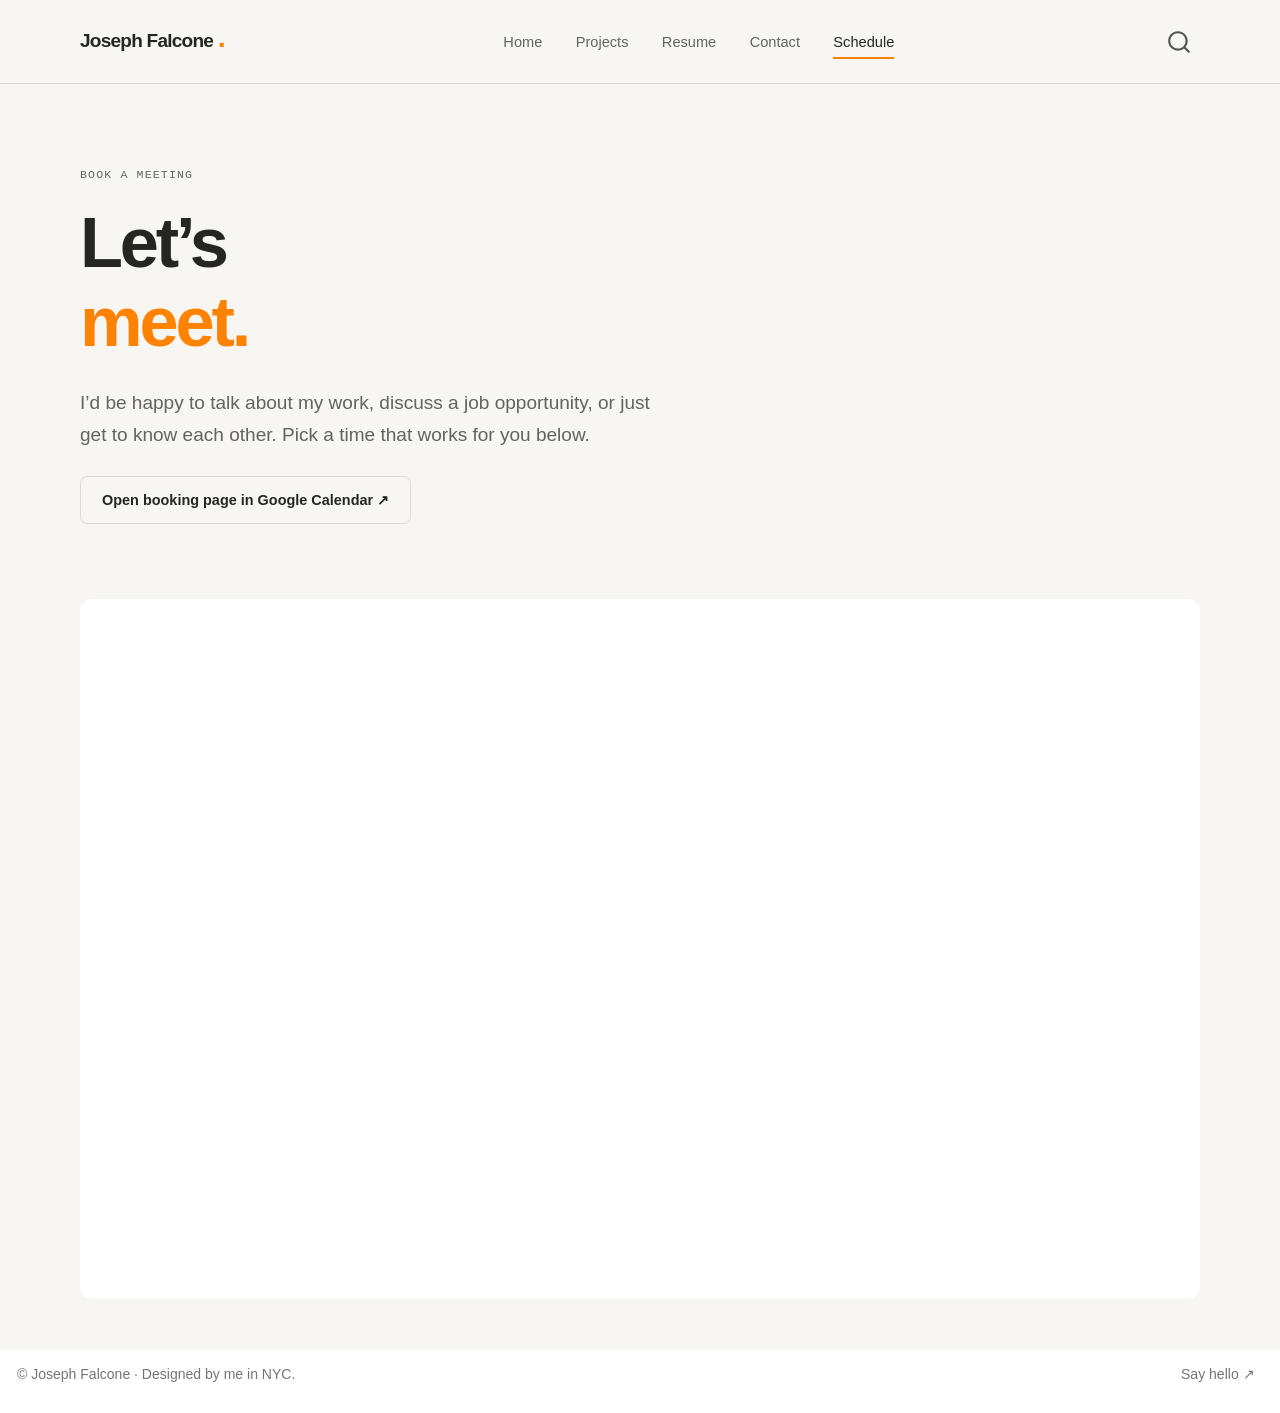
<file: resources.html>
<html xmlns="http://www.w3.org/1999/xhtml">
<head>
  <title>Redirect</title>
  <script type="text/javascript">
    var redirects = {"":"schedule.html"};
    var hash = window.location.hash.startsWith('#') ? window.location.hash.slice(1) : window.location.hash;
    var redirect = redirects[hash] || redirects[""] || "/";
    window.document.title = 'Redirect to  ' +  redirect;
    if (!redirects[hash]) {
      redirect = redirect + window.location.hash;
    }
    redirect = redirect + window.location.search;
    window.location.replace(redirect);
  </script>
</head>
<body>
</body>
</html>
</file>
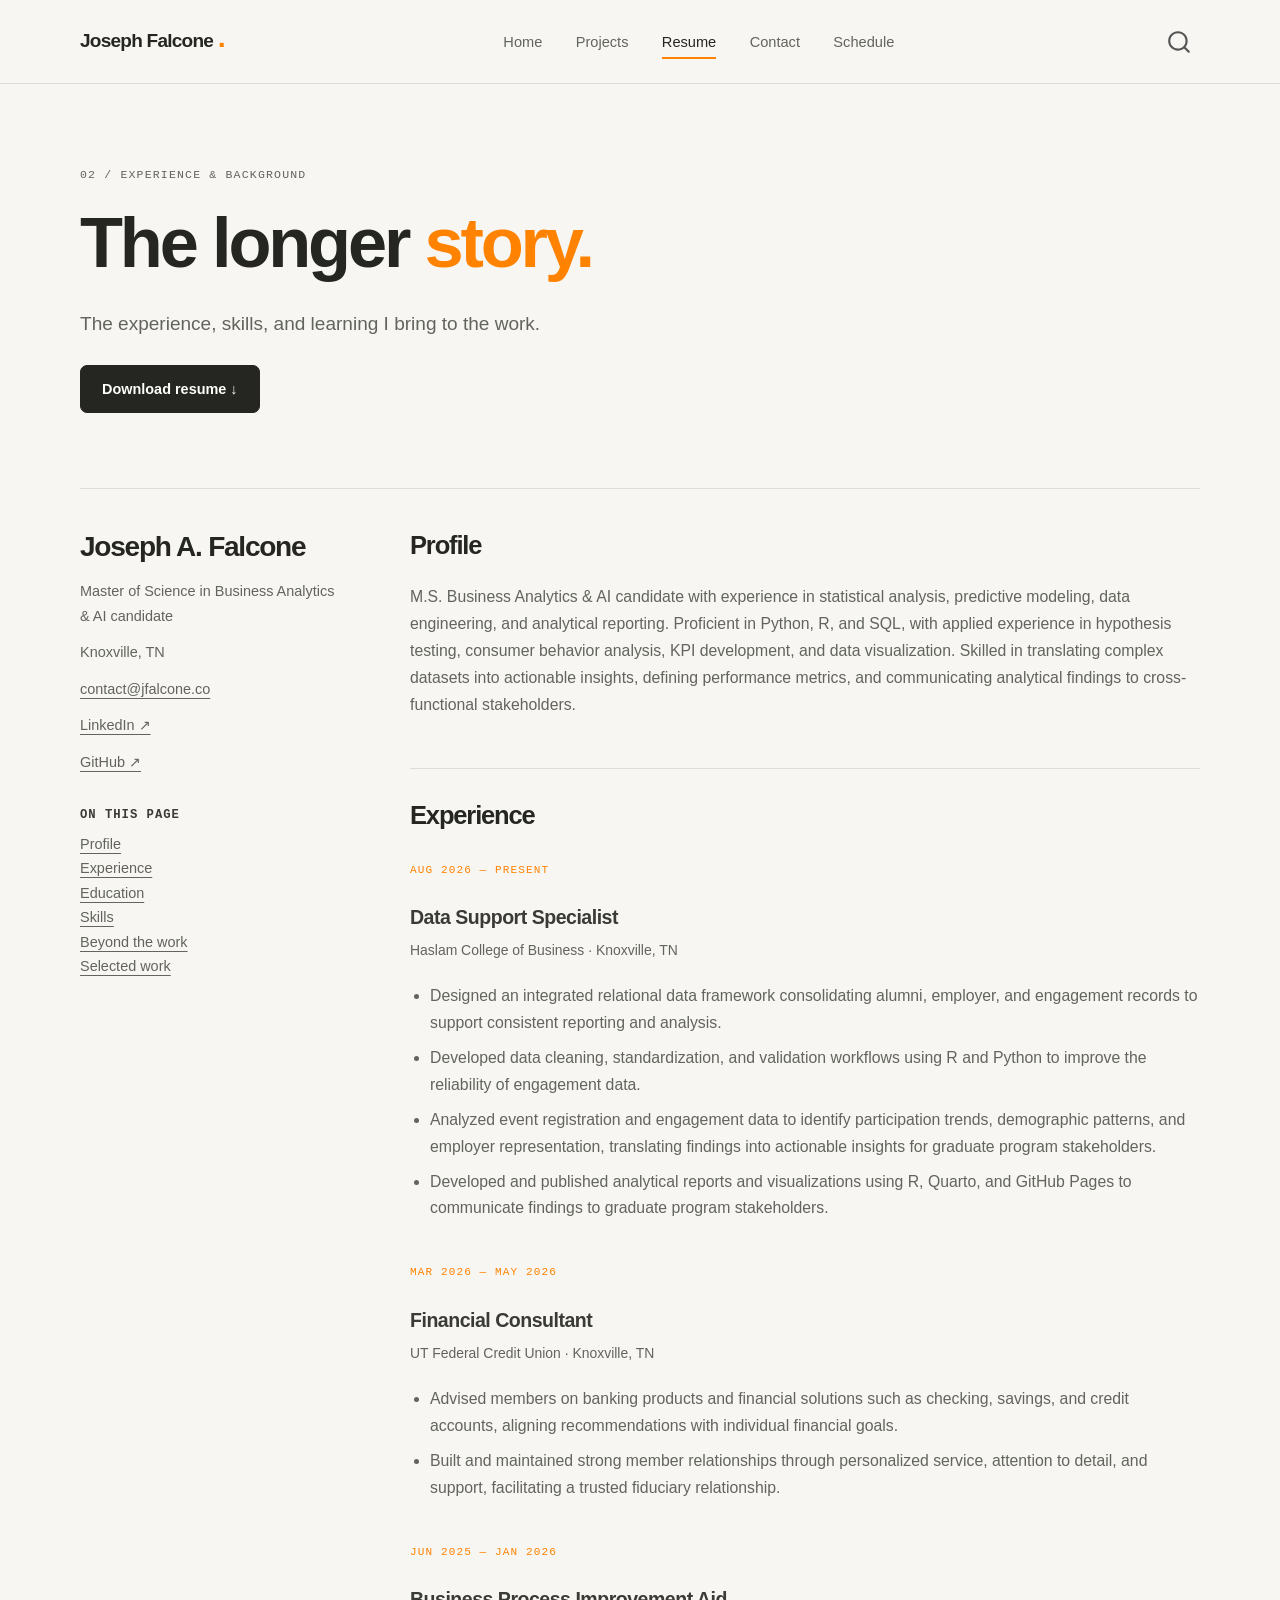
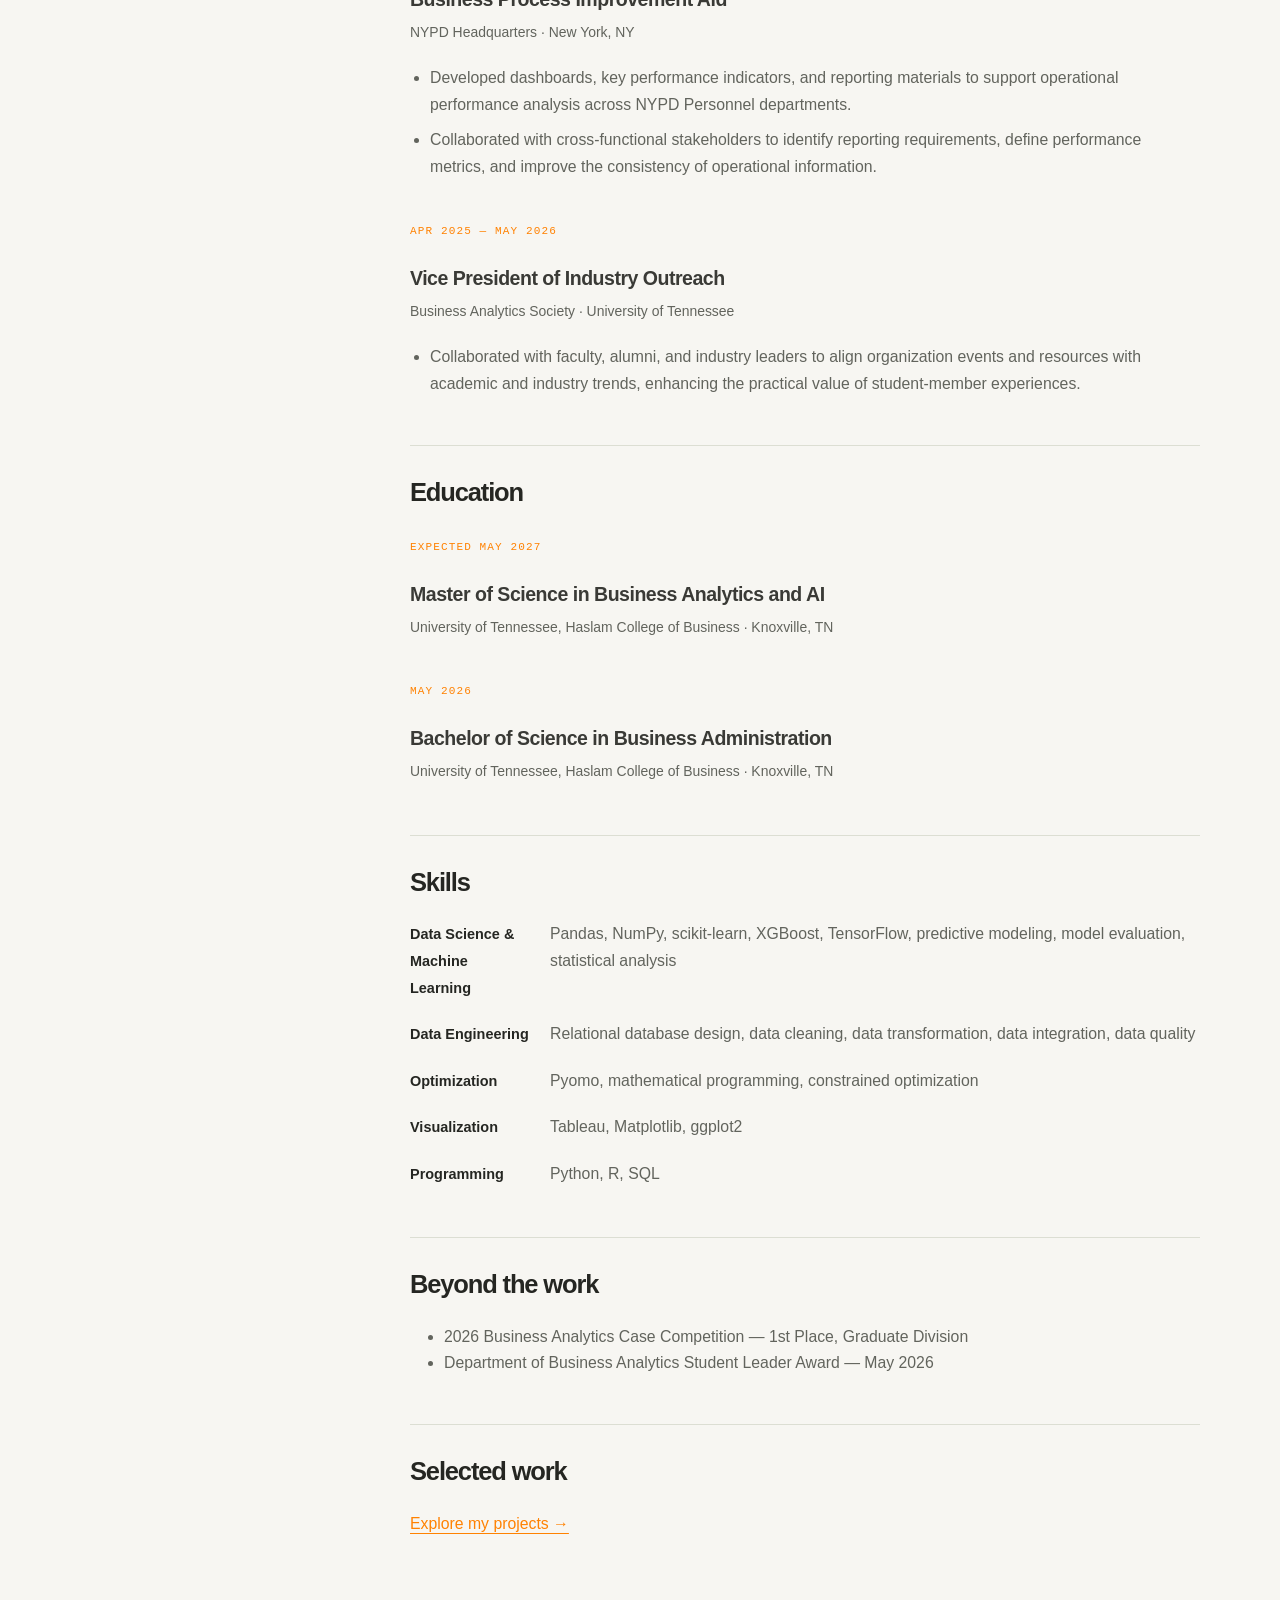
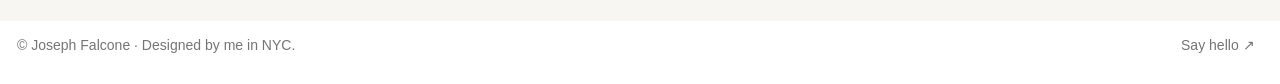
<file: resume.html>
<!DOCTYPE html>
<html xmlns="http://www.w3.org/1999/xhtml" lang="en" xml:lang="en"><head>

<meta charset="utf-8">
<meta name="generator" content="quarto-1.10.18">

<meta name="viewport" content="width=device-width, initial-scale=1.0, user-scalable=yes">

<meta name="description" content="Experience, education, skills, and selected accomplishments.">

<title>Resume – Joseph Falcone</title>
<style>
/* Default styles provided by pandoc.
** See https://pandoc.org/MANUAL.html#variables-for-html for config info.
*/
span.smallcaps{font-variant: small-caps;}
div.columns{display: flex; gap: 1.5em;}
div.column{flex: auto;}
@media screen {
div.columns{gap: min(4vw, 1.5em);}
div.column{overflow-x: auto;}
}
div.hanging-indent{margin-left: 1.5em; text-indent: -1.5em;}
ul.task-list{list-style: none;}
ul.task-list li input[type="checkbox"] {
  width: 0.8em;
  margin: 0 0.8em 0.2em -1em; /* quarto-specific, see https://github.com/quarto-dev/quarto-cli/issues/4556 */ 
  vertical-align: middle;
}
</style>


<script src="site_libs/quarto-nav/quarto-nav.js"></script>
<script src="site_libs/quarto-nav/headroom.min.js"></script>
<script src="site_libs/clipboard/clipboard.min.js"></script>
<script src="site_libs/quarto-search/autocomplete.umd.js"></script>
<script src="site_libs/quarto-search/fuse.min.js"></script>
<script src="site_libs/quarto-search/quarto-search.js"></script>
<meta name="quarto:offset" content="./">
<script src="site_libs/quarto-html/quarto.js" type="module"></script>
<script src="site_libs/quarto-html/tabsets/tabsets.js" type="module"></script>
<script src="site_libs/quarto-html/popper.min.js"></script>
<script src="site_libs/quarto-html/tippy.umd.min.js"></script>
<link href="site_libs/quarto-html/tippy.css" rel="stylesheet">
<link href="site_libs/quarto-html/quarto-syntax-highlighting-64a204ab8560d761af7679ceaba22944.css" rel="stylesheet" id="quarto-text-highlighting-styles">
<script src="site_libs/bootstrap/bootstrap.min.js"></script>
<link href="site_libs/bootstrap/bootstrap-icons.css" rel="stylesheet">
<link href="site_libs/bootstrap/bootstrap-bf55c61db8fc2e05fc0836da2161ec84.min.css" rel="stylesheet" append-hash="true" id="quarto-bootstrap" data-mode="light">
<script id="quarto-search-options" type="application/json">{
  "location": "navbar",
  "copy-button": false,
  "collapse-after": 3,
  "panel-placement": "end",
  "type": "overlay",
  "limit": 50,
  "keyboard-shortcut": [
    "f",
    "/",
    "s"
  ],
  "language": {
    "search-no-results-text": "No results",
    "search-matching-documents-text": "matching documents",
    "search-copy-link-title": "Copy link to search",
    "search-hide-matches-text": "Hide additional matches",
    "search-more-match-text": "more match in this document",
    "search-more-matches-text": "more matches in this document",
    "search-clear-button-title": "Clear",
    "search-text-placeholder": "",
    "search-detached-cancel-button-title": "Cancel",
    "search-submit-button-title": "Submit",
    "search-label": "Search"
  }
}</script>
<style>html{ scroll-behavior: smooth; }</style>


<link rel="stylesheet" href="styles.css">
</head>

<body class="nav-fixed resume-page quarto-light">

<div id="quarto-search-results"></div>
  <header id="quarto-header" class="headroom fixed-top">
    <nav class="navbar navbar-expand-lg " data-bs-theme="dark">
      <div class="navbar-container container-fluid">
      <div class="navbar-brand-container mx-auto">
    <a class="navbar-brand" href="./index.html">
    <span class="navbar-title">Joseph Falcone</span>
    </a>
  </div>
            <div id="quarto-search" class="" title="Search"></div>
          <button class="navbar-toggler" type="button" data-bs-toggle="collapse" data-bs-target="#navbarCollapse" aria-controls="navbarCollapse" role="menu" aria-expanded="false" aria-label="Toggle navigation" onclick="if (window.quartoToggleHeadroom) { window.quartoToggleHeadroom(); }">
  <span class="navbar-toggler-icon"></span>
</button>
          <div class="collapse navbar-collapse" id="navbarCollapse">
            <ul class="navbar-nav navbar-nav-scroll me-auto">
  <li class="nav-item">
    <a class="nav-link" href="./index.html"> 
<span class="menu-text">Home</span></a>
  </li>  
  <li class="nav-item">
    <a class="nav-link" href="./projects.html"> 
<span class="menu-text">Projects</span></a>
  </li>  
  <li class="nav-item">
    <a class="nav-link active" href="./resume.html" aria-current="page"> 
<span class="menu-text">Resume</span></a>
  </li>  
  <li class="nav-item">
    <a class="nav-link" href="./contact.html"> 
<span class="menu-text">Contact</span></a>
  </li>  
  <li class="nav-item">
    <a class="nav-link" href="./schedule.html"> 
<span class="menu-text">Schedule</span></a>
  </li>  
</ul>
          </div> <!-- /navcollapse -->
            <div class="quarto-navbar-tools">
</div>
      </div> <!-- /container-fluid -->
    </nav>
</header>
<!-- content -->
<div id="quarto-content" class="quarto-container page-columns page-rows-contents page-layout-full page-navbar">
<!-- sidebar -->
<!-- margin-sidebar -->
    
<!-- main -->
<main class="content column-page" id="quarto-document-content">

<header id="title-block-header" class="quarto-title-block default">
<div class="quarto-title">
<h1 class="title">Resume</h1>
</div>

<div>
  <div class="description">
    Experience, education, skills, and selected accomplishments.
  </div>
</div>


<div class="quarto-title-meta column-page">

    
  
    
  </div>
  


</header>


<div class="page-intro">
<p><span class="eyebrow">02 / Experience &amp; background</span></p>
<section id="the-longer-story." class="level1">
<h1>The longer <span class="accent">story.</span></h1>
<div class="lead-copy">
<p>The experience, skills, and learning I bring to the work.</p>
</div>
<p><a href="jfres09212026.pdf" class="button button-primary">Download resume ↓</a></p>
</section>
</div>
<div class="resume-layout">
<section id="joseph-a.-falcone" class="level2 resume-aside">
<h2 data-anchor-id="joseph-a.-falcone">Joseph A. Falcone</h2>
<p>Master of Science in Business Analytics &amp; AI candidate</p>
<p>Knoxville, TN</p>
<p><a href="mailto:contact@jfalcone.co">contact@jfalcone.co</a></p>
<p><a href="https://www.linkedin.com/in/falconejoseph">LinkedIn ↗</a></p>
<p><a href="https://github.com/jfalcone113">GitHub ↗</a></p>
<section id="on-this-page" class="level3">
<h3 data-anchor-id="on-this-page">On this page</h3>
<p><a href="#profile">Profile</a><br>
<a href="#experience">Experience</a><br>
<a href="#education">Education</a><br>
<a href="#skills">Skills</a><br>
<a href="#beyond-the-work">Beyond the work</a><br>
<a href="#selected-work">Selected work</a></p>
</section>
</section>
<div class="resume-main">
<section id="profile" class="level2 resume-section">
<h2 data-anchor-id="profile">Profile</h2>
<p>M.S. Business Analytics &amp; AI candidate with experience in statistical analysis, predictive modeling, data engineering, and analytical reporting. Proficient in Python, R, and SQL, with applied experience in hypothesis testing, consumer behavior analysis, KPI development, and data visualization. Skilled in translating complex datasets into actionable insights, defining performance metrics, and communicating analytical findings to cross-functional stakeholders.</p>
</section>
<section id="experience" class="level2 resume-section">
<h2 data-anchor-id="experience">Experience</h2>
<div class="resume-entry">
<p><span class="entry-date">Aug 2026 — Present</span></p>
<section id="data-support-specialist" class="level3">
<h3 data-anchor-id="data-support-specialist">Data Support Specialist</h3>
<p><span class="entry-subtitle">Haslam College of Business · Knoxville, TN</span></p>
<ul>
<li>Designed an integrated relational data framework consolidating alumni, employer, and engagement records to support consistent reporting and analysis.</li>
<li>Developed data cleaning, standardization, and validation workflows using R and Python to improve the reliability of engagement data.</li>
<li>Analyzed event registration and engagement data to identify participation trends, demographic patterns, and employer representation, translating findings into actionable insights for graduate program stakeholders.</li>
<li>Developed and published analytical reports and visualizations using R, Quarto, and GitHub Pages to communicate findings to graduate program stakeholders.</li>
</ul>
</section>
</div>
<div class="resume-entry">
<p><span class="entry-date">Mar 2026 — May 2026</span></p>
<section id="financial-consultant" class="level3">
<h3 data-anchor-id="financial-consultant">Financial Consultant</h3>
<p><span class="entry-subtitle">UT Federal Credit Union · Knoxville, TN</span></p>
<ul>
<li>Advised members on banking products and financial solutions such as checking, savings, and credit accounts, aligning recommendations with individual financial goals.</li>
<li>Built and maintained strong member relationships through personalized service, attention to detail, and support, facilitating a trusted fiduciary relationship.</li>
</ul>
</section>
</div>
<div class="resume-entry">
<p><span class="entry-date">Jun 2025 — Jan 2026</span></p>
<section id="business-process-improvement-aid" class="level3">
<h3 data-anchor-id="business-process-improvement-aid">Business Process Improvement Aid</h3>
<p><span class="entry-subtitle">NYPD Headquarters · New York, NY</span></p>
<ul>
<li>Developed dashboards, key performance indicators, and reporting materials to support operational performance analysis across NYPD Personnel departments.</li>
<li>Collaborated with cross-functional stakeholders to identify reporting requirements, define performance metrics, and improve the consistency of operational information.</li>
</ul>
</section>
</div>
<div class="resume-entry">
<p><span class="entry-date">Apr 2025 — May 2026</span></p>
<section id="vice-president-of-industry-outreach" class="level3">
<h3 data-anchor-id="vice-president-of-industry-outreach">Vice President of Industry Outreach</h3>
<p><span class="entry-subtitle">Business Analytics Society · University of Tennessee</span></p>
<ul>
<li>Collaborated with faculty, alumni, and industry leaders to align organization events and resources with academic and industry trends, enhancing the practical value of student-member experiences.</li>
</ul>
</section>
</div>
</section>
<section id="education" class="level2 resume-section">
<h2 data-anchor-id="education">Education</h2>
<div class="resume-entry">
<p><span class="entry-date">Expected May 2027</span></p>
<section id="master-of-science-in-business-analytics-and-ai" class="level3">
<h3 data-anchor-id="master-of-science-in-business-analytics-and-ai">Master of Science in Business Analytics and AI</h3>
<p><span class="entry-subtitle">University of Tennessee, Haslam College of Business · Knoxville, TN</span></p>
</section>
</div>
<div class="resume-entry">
<p><span class="entry-date">May 2026</span></p>
<section id="bachelor-of-science-in-business-administration" class="level3">
<h3 data-anchor-id="bachelor-of-science-in-business-administration">Bachelor of Science in Business Administration</h3>
<p><span class="entry-subtitle">University of Tennessee, Haslam College of Business · Knoxville, TN</span></p>
</section>
</div>
</section>
<section id="skills" class="level2 resume-section">
<h2 data-anchor-id="skills">Skills</h2>
<div class="skill-row">
<p><strong>Data Science &amp; Machine Learning</strong></p>
<p>Pandas, NumPy, scikit-learn, XGBoost, TensorFlow, predictive modeling, model evaluation, statistical analysis</p>
</div>
<div class="skill-row">
<p><strong>Data Engineering</strong></p>
<p>Relational database design, data cleaning, data transformation, data integration, data quality</p>
</div>
<div class="skill-row">
<p><strong>Optimization</strong></p>
<p>Pyomo, mathematical programming, constrained optimization</p>
</div>
<div class="skill-row">
<p><strong>Visualization</strong></p>
<p>Tableau, Matplotlib, ggplot2</p>
</div>
<div class="skill-row">
<p><strong>Programming</strong></p>
<p>Python, R, SQL</p>
</div>
</section>
<section id="beyond-the-work" class="level2 resume-section">
<h2 data-anchor-id="beyond-the-work">Beyond the work</h2>
<ul>
<li>2026 Business Analytics Case Competition — 1st Place, Graduate Division</li>
<li>Department of Business Analytics Student Leader Award — May 2026</li>
</ul>
</section>
<section id="selected-work" class="level2 resume-section">
<h2 data-anchor-id="selected-work">Selected work</h2>
<p><a href="./projects.html">Explore my projects →</a></p>
</section>
</div>
</div>



</main> <!-- /main -->
<script id="quarto-html-after-body" type="application/javascript">
  window.document.addEventListener("DOMContentLoaded", function (event) {
    const isCodeAnnotation = (el) => {
      for (const clz of el.classList) {
        if (clz.startsWith('code-annotation-')) {                     
          return true;
        }
      }
      return false;
    }
    const onCopySuccess = function(e) {
      // button target
      const button = e.trigger;
      // don't keep focus
      button.blur();
      // flash "checked"
      button.classList.add('code-copy-button-checked');
      var currentTitle = button.getAttribute("title");
      button.setAttribute("title", "Copied!");
      let tooltip;
      if (window.bootstrap) {
        button.setAttribute("data-bs-toggle", "tooltip");
        button.setAttribute("data-bs-placement", "left");
        button.setAttribute("data-bs-title", "Copied!");
        tooltip = new bootstrap.Tooltip(button, 
          { trigger: "manual", 
            customClass: "code-copy-button-tooltip",
            offset: [0, -8]});
        tooltip.show();    
      }
      setTimeout(function() {
        if (tooltip) {
          tooltip.hide();
          button.removeAttribute("data-bs-title");
          button.removeAttribute("data-bs-toggle");
          button.removeAttribute("data-bs-placement");
        }
        button.setAttribute("title", currentTitle);
        button.classList.remove('code-copy-button-checked');
      }, 1000);
      // clear code selection
      e.clearSelection();
    }
    const getTextToCopy = function(trigger) {
      const outerScaffold = trigger.parentElement.cloneNode(true);
      const codeEl = outerScaffold.querySelector('code');
      for (const childEl of codeEl.children) {
        if (isCodeAnnotation(childEl)) {
          childEl.remove();
        }
      }
      return codeEl.innerText;
    }
    const clipboard = new window.ClipboardJS('.code-copy-button:not([data-in-quarto-modal])', {
      text: getTextToCopy
    });
    clipboard.on('success', onCopySuccess);
    if (window.document.getElementById('quarto-embedded-source-code-modal')) {
      const clipboardModal = new window.ClipboardJS('.code-copy-button[data-in-quarto-modal]', {
        text: getTextToCopy,
        container: window.document.getElementById('quarto-embedded-source-code-modal')
      });
      clipboardModal.on('success', onCopySuccess);
    }
      var localhostRegex = new RegExp(/^(?:http|https):\/\/localhost\:?[0-9]*\//);
      var mailtoRegex = new RegExp(/^mailto:/);
        var filterRegex = new RegExp("https:\/\/jfalcone\.co");
      var isInternal = (href) => {
          return filterRegex.test(href) || localhostRegex.test(href) || mailtoRegex.test(href);
      }
      // Inspect non-navigation links and adorn them if external
     var links = window.document.querySelectorAll('a[href]:not(.nav-link):not(.navbar-brand):not(.toc-action):not(.sidebar-link):not(.sidebar-item-toggle):not(.pagination-link):not(.no-external):not([aria-hidden]):not(.dropdown-item):not(.quarto-navigation-tool):not(.about-link)');
      for (var i=0; i<links.length; i++) {
        const link = links[i];
        if (!isInternal(link.href)) {
          // undo the damage that might have been done by quarto-nav.js in the case of
          // links that we want to consider external
          if (link.dataset.originalHref !== undefined) {
            link.href = link.dataset.originalHref;
          }
        }
      }
    function tippyHover(el, contentFn, onTriggerFn, onUntriggerFn) {
      const config = {
        allowHTML: true,
        maxWidth: 500,
        delay: 100,
        arrow: false,
        appendTo: function(el) {
            return el.parentElement;
        },
        interactive: true,
        interactiveBorder: 10,
        theme: 'quarto',
        placement: 'bottom-start',
      };
      if (contentFn) {
        config.content = contentFn;
      }
      if (onTriggerFn) {
        config.onTrigger = onTriggerFn;
      }
      if (onUntriggerFn) {
        config.onUntrigger = onUntriggerFn;
      }
      window.tippy(el, config); 
    }
    const noterefs = window.document.querySelectorAll('a[role="doc-noteref"]');
    for (var i=0; i<noterefs.length; i++) {
      const ref = noterefs[i];
      tippyHover(ref, function() {
        // use id or data attribute instead here
        let href = ref.getAttribute('data-footnote-href') || ref.getAttribute('href');
        try { href = new URL(href).hash; } catch {}
        const id = href.replace(/^#\/?/, "");
        const note = window.document.getElementById(id);
        if (note) {
          return note.innerHTML;
        } else {
          return "";
        }
      });
    }
    const xrefs = window.document.querySelectorAll('a.quarto-xref');
    const processXRef = (id, note) => {
      // Strip column container classes
      const stripColumnClz = (el) => {
        el.classList.remove("page-full", "page-columns");
        if (el.children) {
          for (const child of el.children) {
            stripColumnClz(child);
          }
        }
      }
      stripColumnClz(note)
      if (id === null || id.startsWith('sec-')) {
        // Special case sections, only their first couple elements
        const container = document.createElement("div");
        if (note.children && note.children.length > 2) {
          container.appendChild(note.children[0].cloneNode(true));
          for (let i = 1; i < note.children.length; i++) {
            const child = note.children[i];
            if (child.tagName === "P" && child.innerText === "") {
              continue;
            } else {
              container.appendChild(child.cloneNode(true));
              break;
            }
          }
          if (window.Quarto?.typesetMath) {
            window.Quarto.typesetMath(container);
          }
          return container.innerHTML
        } else {
          if (window.Quarto?.typesetMath) {
            window.Quarto.typesetMath(note);
          }
          return note.innerHTML;
        }
      } else {
        // Remove any anchor links if they are present
        const anchorLink = note.querySelector('a.anchorjs-link');
        if (anchorLink) {
          anchorLink.remove();
        }
        if (window.Quarto?.typesetMath) {
          window.Quarto.typesetMath(note);
        }
        if (note.classList.contains("callout")) {
          return note.outerHTML;
        } else {
          return note.innerHTML;
        }
      }
    }
    for (var i=0; i<xrefs.length; i++) {
      const xref = xrefs[i];
      tippyHover(xref, undefined, function(instance) {
        instance.disable();
        let url = xref.getAttribute('href');
        let hash = undefined; 
        if (url.startsWith('#')) {
          hash = url;
        } else {
          try { hash = new URL(url).hash; } catch {}
        }
        if (hash) {
          const id = hash.replace(/^#\/?/, "");
          const note = window.document.getElementById(id);
          if (note !== null) {
            try {
              const html = processXRef(id, note.cloneNode(true));
              instance.setContent(html);
            } finally {
              instance.enable();
              instance.show();
            }
          } else {
            // See if we can fetch this
            fetch(url.split('#')[0])
            .then(res => res.text())
            .then(html => {
              const parser = new DOMParser();
              const htmlDoc = parser.parseFromString(html, "text/html");
              const note = htmlDoc.getElementById(id);
              if (note !== null) {
                const html = processXRef(id, note);
                instance.setContent(html);
              } 
            }).finally(() => {
              instance.enable();
              instance.show();
            });
          }
        } else {
          // See if we can fetch a full url (with no hash to target)
          // This is a special case and we should probably do some content thinning / targeting
          fetch(url)
          .then(res => res.text())
          .then(html => {
            const parser = new DOMParser();
            const htmlDoc = parser.parseFromString(html, "text/html");
            const note = htmlDoc.querySelector('main.content');
            if (note !== null) {
              // This should only happen for chapter cross references
              // (since there is no id in the URL)
              // remove the first header
              if (note.children.length > 0 && note.children[0].tagName === "HEADER") {
                note.children[0].remove();
              }
              const html = processXRef(null, note);
              instance.setContent(html);
            } 
          }).finally(() => {
            instance.enable();
            instance.show();
          });
        }
      }, function(instance) {
      });
    }
        let selectedAnnoteEl;
        const selectorForAnnotation = ( cell, annotation) => {
          let cellAttr = 'data-code-cell="' + cell + '"';
          let lineAttr = 'data-code-annotation="' +  annotation + '"';
          const selector = 'span[' + cellAttr + '][' + lineAttr + ']';
          return selector;
        }
        const selectCodeLines = (annoteEl) => {
          const doc = window.document;
          const targetCell = annoteEl.getAttribute("data-target-cell");
          const targetAnnotation = annoteEl.getAttribute("data-target-annotation");
          const annoteSpan = window.document.querySelector(selectorForAnnotation(targetCell, targetAnnotation));
          const lines = annoteSpan.getAttribute("data-code-lines").split(",");
          const lineIds = lines.map((line) => {
            return targetCell + "-" + line;
          })
          let top = null;
          let height = null;
          let parent = null;
          if (lineIds.length > 0) {
              //compute the position of the single el (top and bottom and make a div)
              const el = window.document.getElementById(lineIds[0]);
              top = el.offsetTop;
              height = el.offsetHeight;
              parent = el.parentElement.parentElement;
            if (lineIds.length > 1) {
              const lastEl = window.document.getElementById(lineIds[lineIds.length - 1]);
              const bottom = lastEl.offsetTop + lastEl.offsetHeight;
              height = bottom - top;
            }
            if (top !== null && height !== null && parent !== null) {
              // cook up a div (if necessary) and position it 
              let div = window.document.getElementById("code-annotation-line-highlight");
              if (div === null) {
                div = window.document.createElement("div");
                div.setAttribute("id", "code-annotation-line-highlight");
                div.style.position = 'absolute';
                parent.appendChild(div);
              }
              div.style.top = top - 2 + "px";
              div.style.height = height + 4 + "px";
              div.style.left = 0;
              let gutterDiv = window.document.getElementById("code-annotation-line-highlight-gutter");
              if (gutterDiv === null) {
                gutterDiv = window.document.createElement("div");
                gutterDiv.setAttribute("id", "code-annotation-line-highlight-gutter");
                gutterDiv.style.position = 'absolute';
                const codeCell = window.document.getElementById(targetCell);
                const gutter = codeCell.querySelector('.code-annotation-gutter');
                gutter.appendChild(gutterDiv);
              }
              gutterDiv.style.top = top - 2 + "px";
              gutterDiv.style.height = height + 4 + "px";
            }
            selectedAnnoteEl = annoteEl;
          }
        };
        const unselectCodeLines = () => {
          const elementsIds = ["code-annotation-line-highlight", "code-annotation-line-highlight-gutter"];
          elementsIds.forEach((elId) => {
            const div = window.document.getElementById(elId);
            if (div) {
              div.remove();
            }
          });
          selectedAnnoteEl = undefined;
        };
          // Handle positioning of the toggle
      window.addEventListener(
        "resize",
        throttle(() => {
          elRect = undefined;
          if (selectedAnnoteEl) {
            selectCodeLines(selectedAnnoteEl);
          }
        }, 10)
      );
      function throttle(fn, ms) {
      let throttle = false;
      let timer;
        return (...args) => {
          if(!throttle) { // first call gets through
              fn.apply(this, args);
              throttle = true;
          } else { // all the others get throttled
              if(timer) clearTimeout(timer); // cancel #2
              timer = setTimeout(() => {
                fn.apply(this, args);
                timer = throttle = false;
              }, ms);
          }
        };
      }
        // Attach click handler to the DT
        const annoteDls = window.document.querySelectorAll('dt[data-target-cell]');
        for (const annoteDlNode of annoteDls) {
          annoteDlNode.addEventListener('click', (event) => {
            const clickedEl = event.target;
            if (clickedEl !== selectedAnnoteEl) {
              unselectCodeLines();
              const activeEl = window.document.querySelector('dt[data-target-cell].code-annotation-active');
              if (activeEl) {
                activeEl.classList.remove('code-annotation-active');
              }
              selectCodeLines(clickedEl);
              clickedEl.classList.add('code-annotation-active');
            } else {
              // Unselect the line
              unselectCodeLines();
              clickedEl.classList.remove('code-annotation-active');
            }
          });
        }
    const findCites = (el) => {
      const parentEl = el.parentElement;
      if (parentEl) {
        const cites = parentEl.dataset.cites;
        if (cites) {
          return {
            el,
            cites: cites.split(' ')
          };
        } else {
          return findCites(el.parentElement)
        }
      } else {
        return undefined;
      }
    };
    var bibliorefs = window.document.querySelectorAll('a[role="doc-biblioref"]');
    for (var i=0; i<bibliorefs.length; i++) {
      const ref = bibliorefs[i];
      const citeInfo = findCites(ref);
      if (citeInfo) {
        tippyHover(citeInfo.el, function() {
          var popup = window.document.createElement('div');
          citeInfo.cites.forEach(function(cite) {
            var citeDiv = window.document.createElement('div');
            citeDiv.classList.add('hanging-indent');
            citeDiv.classList.add('csl-entry');
            var biblioDiv = window.document.getElementById('ref-' + cite);
            if (biblioDiv) {
              citeDiv.innerHTML = biblioDiv.innerHTML;
            }
            popup.appendChild(citeDiv);
          });
          return popup.innerHTML;
        });
      }
    }
  });
  </script>
</div> <!-- /content -->
<footer class="footer">
  <div class="nav-footer">
    <div class="nav-footer-left">
<p>© Joseph Falcone · Designed by me in NYC.</p>
</div>   
    <div class="nav-footer-center">
      &nbsp;
    </div>
    <div class="nav-footer-right">
      <ul class="footer-items list-unstyled">
    <li class="nav-item">
    <a class="nav-link" href="./contact.html">
<p>Say hello ↗</p>
</a>
  </li>  
</ul>
    </div>
  </div>
</footer>




<script src="site_libs/quarto-html/zenscroll-min.js"></script>
</body></html>
</file>
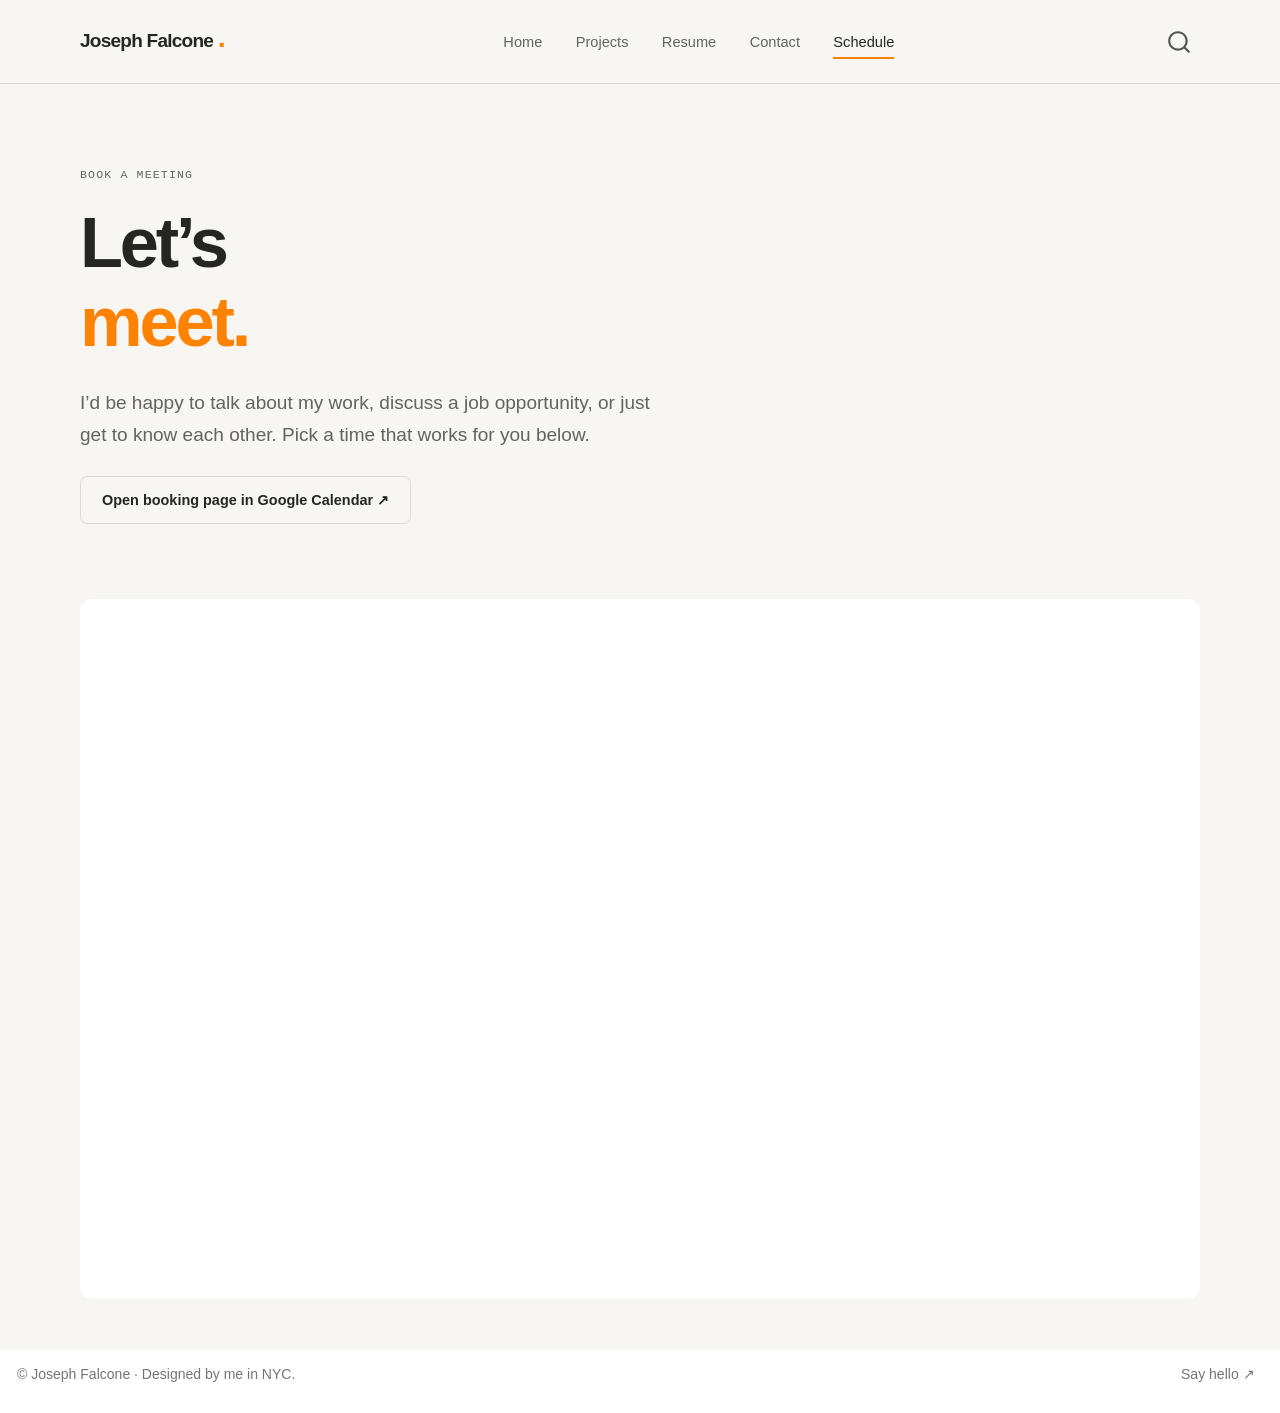
<file: schedule.html>
<!DOCTYPE html>
<html xmlns="http://www.w3.org/1999/xhtml" lang="en" xml:lang="en"><head>

<meta charset="utf-8">
<meta name="generator" content="quarto-1.10.18">

<meta name="viewport" content="width=device-width, initial-scale=1.0, user-scalable=yes">

<meta name="description" content="Schedule a meeting with me using Google Calendar.">

<title>Schedule – Joseph Falcone</title>
<style>
/* Default styles provided by pandoc.
** See https://pandoc.org/MANUAL.html#variables-for-html for config info.
*/
span.smallcaps{font-variant: small-caps;}
div.columns{display: flex; gap: 1.5em;}
div.column{flex: auto;}
@media screen {
div.columns{gap: min(4vw, 1.5em);}
div.column{overflow-x: auto;}
}
div.hanging-indent{margin-left: 1.5em; text-indent: -1.5em;}
ul.task-list{list-style: none;}
ul.task-list li input[type="checkbox"] {
  width: 0.8em;
  margin: 0 0.8em 0.2em -1em; /* quarto-specific, see https://github.com/quarto-dev/quarto-cli/issues/4556 */ 
  vertical-align: middle;
}
</style>


<script src="site_libs/quarto-nav/quarto-nav.js"></script>
<script src="site_libs/quarto-nav/headroom.min.js"></script>
<script src="site_libs/clipboard/clipboard.min.js"></script>
<script src="site_libs/quarto-search/autocomplete.umd.js"></script>
<script src="site_libs/quarto-search/fuse.min.js"></script>
<script src="site_libs/quarto-search/quarto-search.js"></script>
<meta name="quarto:offset" content="./">
<script src="site_libs/quarto-html/quarto.js" type="module"></script>
<script src="site_libs/quarto-html/tabsets/tabsets.js" type="module"></script>
<script src="site_libs/quarto-html/popper.min.js"></script>
<script src="site_libs/quarto-html/tippy.umd.min.js"></script>
<link href="site_libs/quarto-html/tippy.css" rel="stylesheet">
<link href="site_libs/quarto-html/quarto-syntax-highlighting-64a204ab8560d761af7679ceaba22944.css" rel="stylesheet" id="quarto-text-highlighting-styles">
<script src="site_libs/bootstrap/bootstrap.min.js"></script>
<link href="site_libs/bootstrap/bootstrap-icons.css" rel="stylesheet">
<link href="site_libs/bootstrap/bootstrap-bf55c61db8fc2e05fc0836da2161ec84.min.css" rel="stylesheet" append-hash="true" id="quarto-bootstrap" data-mode="light">
<script id="quarto-search-options" type="application/json">{
  "location": "navbar",
  "copy-button": false,
  "collapse-after": 3,
  "panel-placement": "end",
  "type": "overlay",
  "limit": 50,
  "keyboard-shortcut": [
    "f",
    "/",
    "s"
  ],
  "language": {
    "search-no-results-text": "No results",
    "search-matching-documents-text": "matching documents",
    "search-copy-link-title": "Copy link to search",
    "search-hide-matches-text": "Hide additional matches",
    "search-more-match-text": "more match in this document",
    "search-more-matches-text": "more matches in this document",
    "search-clear-button-title": "Clear",
    "search-text-placeholder": "",
    "search-detached-cancel-button-title": "Cancel",
    "search-submit-button-title": "Submit",
    "search-label": "Search"
  }
}</script>
<style>html{ scroll-behavior: smooth; }</style>


<link rel="stylesheet" href="styles.css">
</head>

<body class="nav-fixed quarto-light">

<div id="quarto-search-results"></div>
  <header id="quarto-header" class="headroom fixed-top">
    <nav class="navbar navbar-expand-lg " data-bs-theme="dark">
      <div class="navbar-container container-fluid">
      <div class="navbar-brand-container mx-auto">
    <a class="navbar-brand" href="./index.html">
    <span class="navbar-title">Joseph Falcone</span>
    </a>
  </div>
            <div id="quarto-search" class="" title="Search"></div>
          <button class="navbar-toggler" type="button" data-bs-toggle="collapse" data-bs-target="#navbarCollapse" aria-controls="navbarCollapse" role="menu" aria-expanded="false" aria-label="Toggle navigation" onclick="if (window.quartoToggleHeadroom) { window.quartoToggleHeadroom(); }">
  <span class="navbar-toggler-icon"></span>
</button>
          <div class="collapse navbar-collapse" id="navbarCollapse">
            <ul class="navbar-nav navbar-nav-scroll me-auto">
  <li class="nav-item">
    <a class="nav-link" href="./index.html"> 
<span class="menu-text">Home</span></a>
  </li>  
  <li class="nav-item">
    <a class="nav-link" href="./projects.html"> 
<span class="menu-text">Projects</span></a>
  </li>  
  <li class="nav-item">
    <a class="nav-link" href="./resume.html"> 
<span class="menu-text">Resume</span></a>
  </li>  
  <li class="nav-item">
    <a class="nav-link" href="./contact.html"> 
<span class="menu-text">Contact</span></a>
  </li>  
  <li class="nav-item">
    <a class="nav-link active" href="./schedule.html" aria-current="page"> 
<span class="menu-text">Schedule</span></a>
  </li>  
</ul>
          </div> <!-- /navcollapse -->
            <div class="quarto-navbar-tools">
</div>
      </div> <!-- /container-fluid -->
    </nav>
</header>
<!-- content -->
<div id="quarto-content" class="quarto-container page-columns page-rows-contents page-layout-full page-navbar">
<!-- sidebar -->
<!-- margin-sidebar -->
    
<!-- main -->
<main class="content column-page" id="quarto-document-content">

<header id="title-block-header" class="quarto-title-block default">
<div class="quarto-title">
<h1 class="title">Schedule</h1>
</div>

<div>
  <div class="description">
    Schedule a meeting with me using Google Calendar.
  </div>
</div>


<div class="quarto-title-meta column-page">

    
  
    
  </div>
  


</header>


<div class="page-intro">
<p><span class="eyebrow">BOOK A MEETING</span></p>
<section id="lets-meet." class="level1">
<h1>Let’s<br><span class="accent">meet.</span></h1>
<div class="lead-copy">
<p>I’d be happy to talk about my work, discuss a job opportunity, or just get to know each other. Pick a time that works for you below.</p>
</div>
<p><a href="https://calendar.app.google/ZYNheL3NpDhQSSeK8" class="button button-secondary">Open booking page in Google Calendar ↗</a></p>
</section>
</div>
<iframe class="booking-calendar" src="https://calendar.google.com/calendar/appointments/schedules/AcZssZ02GcnJZXTbx_uiNm3JMtqMcIHWb_ggGqH9CtVq_wF7jmvK-pkxVgwa8D7m6R3wy8_PjojBr_ct?gv=true" title="Book a meeting with Joseph Falcone" width="100%" height="700" loading="lazy">
</iframe>



</main> <!-- /main -->
<script id="quarto-html-after-body" type="application/javascript">
  window.document.addEventListener("DOMContentLoaded", function (event) {
    const isCodeAnnotation = (el) => {
      for (const clz of el.classList) {
        if (clz.startsWith('code-annotation-')) {                     
          return true;
        }
      }
      return false;
    }
    const onCopySuccess = function(e) {
      // button target
      const button = e.trigger;
      // don't keep focus
      button.blur();
      // flash "checked"
      button.classList.add('code-copy-button-checked');
      var currentTitle = button.getAttribute("title");
      button.setAttribute("title", "Copied!");
      let tooltip;
      if (window.bootstrap) {
        button.setAttribute("data-bs-toggle", "tooltip");
        button.setAttribute("data-bs-placement", "left");
        button.setAttribute("data-bs-title", "Copied!");
        tooltip = new bootstrap.Tooltip(button, 
          { trigger: "manual", 
            customClass: "code-copy-button-tooltip",
            offset: [0, -8]});
        tooltip.show();    
      }
      setTimeout(function() {
        if (tooltip) {
          tooltip.hide();
          button.removeAttribute("data-bs-title");
          button.removeAttribute("data-bs-toggle");
          button.removeAttribute("data-bs-placement");
        }
        button.setAttribute("title", currentTitle);
        button.classList.remove('code-copy-button-checked');
      }, 1000);
      // clear code selection
      e.clearSelection();
    }
    const getTextToCopy = function(trigger) {
      const outerScaffold = trigger.parentElement.cloneNode(true);
      const codeEl = outerScaffold.querySelector('code');
      for (const childEl of codeEl.children) {
        if (isCodeAnnotation(childEl)) {
          childEl.remove();
        }
      }
      return codeEl.innerText;
    }
    const clipboard = new window.ClipboardJS('.code-copy-button:not([data-in-quarto-modal])', {
      text: getTextToCopy
    });
    clipboard.on('success', onCopySuccess);
    if (window.document.getElementById('quarto-embedded-source-code-modal')) {
      const clipboardModal = new window.ClipboardJS('.code-copy-button[data-in-quarto-modal]', {
        text: getTextToCopy,
        container: window.document.getElementById('quarto-embedded-source-code-modal')
      });
      clipboardModal.on('success', onCopySuccess);
    }
      var localhostRegex = new RegExp(/^(?:http|https):\/\/localhost\:?[0-9]*\//);
      var mailtoRegex = new RegExp(/^mailto:/);
        var filterRegex = new RegExp("https:\/\/jfalcone\.co");
      var isInternal = (href) => {
          return filterRegex.test(href) || localhostRegex.test(href) || mailtoRegex.test(href);
      }
      // Inspect non-navigation links and adorn them if external
     var links = window.document.querySelectorAll('a[href]:not(.nav-link):not(.navbar-brand):not(.toc-action):not(.sidebar-link):not(.sidebar-item-toggle):not(.pagination-link):not(.no-external):not([aria-hidden]):not(.dropdown-item):not(.quarto-navigation-tool):not(.about-link)');
      for (var i=0; i<links.length; i++) {
        const link = links[i];
        if (!isInternal(link.href)) {
          // undo the damage that might have been done by quarto-nav.js in the case of
          // links that we want to consider external
          if (link.dataset.originalHref !== undefined) {
            link.href = link.dataset.originalHref;
          }
        }
      }
    function tippyHover(el, contentFn, onTriggerFn, onUntriggerFn) {
      const config = {
        allowHTML: true,
        maxWidth: 500,
        delay: 100,
        arrow: false,
        appendTo: function(el) {
            return el.parentElement;
        },
        interactive: true,
        interactiveBorder: 10,
        theme: 'quarto',
        placement: 'bottom-start',
      };
      if (contentFn) {
        config.content = contentFn;
      }
      if (onTriggerFn) {
        config.onTrigger = onTriggerFn;
      }
      if (onUntriggerFn) {
        config.onUntrigger = onUntriggerFn;
      }
      window.tippy(el, config); 
    }
    const noterefs = window.document.querySelectorAll('a[role="doc-noteref"]');
    for (var i=0; i<noterefs.length; i++) {
      const ref = noterefs[i];
      tippyHover(ref, function() {
        // use id or data attribute instead here
        let href = ref.getAttribute('data-footnote-href') || ref.getAttribute('href');
        try { href = new URL(href).hash; } catch {}
        const id = href.replace(/^#\/?/, "");
        const note = window.document.getElementById(id);
        if (note) {
          return note.innerHTML;
        } else {
          return "";
        }
      });
    }
    const xrefs = window.document.querySelectorAll('a.quarto-xref');
    const processXRef = (id, note) => {
      // Strip column container classes
      const stripColumnClz = (el) => {
        el.classList.remove("page-full", "page-columns");
        if (el.children) {
          for (const child of el.children) {
            stripColumnClz(child);
          }
        }
      }
      stripColumnClz(note)
      if (id === null || id.startsWith('sec-')) {
        // Special case sections, only their first couple elements
        const container = document.createElement("div");
        if (note.children && note.children.length > 2) {
          container.appendChild(note.children[0].cloneNode(true));
          for (let i = 1; i < note.children.length; i++) {
            const child = note.children[i];
            if (child.tagName === "P" && child.innerText === "") {
              continue;
            } else {
              container.appendChild(child.cloneNode(true));
              break;
            }
          }
          if (window.Quarto?.typesetMath) {
            window.Quarto.typesetMath(container);
          }
          return container.innerHTML
        } else {
          if (window.Quarto?.typesetMath) {
            window.Quarto.typesetMath(note);
          }
          return note.innerHTML;
        }
      } else {
        // Remove any anchor links if they are present
        const anchorLink = note.querySelector('a.anchorjs-link');
        if (anchorLink) {
          anchorLink.remove();
        }
        if (window.Quarto?.typesetMath) {
          window.Quarto.typesetMath(note);
        }
        if (note.classList.contains("callout")) {
          return note.outerHTML;
        } else {
          return note.innerHTML;
        }
      }
    }
    for (var i=0; i<xrefs.length; i++) {
      const xref = xrefs[i];
      tippyHover(xref, undefined, function(instance) {
        instance.disable();
        let url = xref.getAttribute('href');
        let hash = undefined; 
        if (url.startsWith('#')) {
          hash = url;
        } else {
          try { hash = new URL(url).hash; } catch {}
        }
        if (hash) {
          const id = hash.replace(/^#\/?/, "");
          const note = window.document.getElementById(id);
          if (note !== null) {
            try {
              const html = processXRef(id, note.cloneNode(true));
              instance.setContent(html);
            } finally {
              instance.enable();
              instance.show();
            }
          } else {
            // See if we can fetch this
            fetch(url.split('#')[0])
            .then(res => res.text())
            .then(html => {
              const parser = new DOMParser();
              const htmlDoc = parser.parseFromString(html, "text/html");
              const note = htmlDoc.getElementById(id);
              if (note !== null) {
                const html = processXRef(id, note);
                instance.setContent(html);
              } 
            }).finally(() => {
              instance.enable();
              instance.show();
            });
          }
        } else {
          // See if we can fetch a full url (with no hash to target)
          // This is a special case and we should probably do some content thinning / targeting
          fetch(url)
          .then(res => res.text())
          .then(html => {
            const parser = new DOMParser();
            const htmlDoc = parser.parseFromString(html, "text/html");
            const note = htmlDoc.querySelector('main.content');
            if (note !== null) {
              // This should only happen for chapter cross references
              // (since there is no id in the URL)
              // remove the first header
              if (note.children.length > 0 && note.children[0].tagName === "HEADER") {
                note.children[0].remove();
              }
              const html = processXRef(null, note);
              instance.setContent(html);
            } 
          }).finally(() => {
            instance.enable();
            instance.show();
          });
        }
      }, function(instance) {
      });
    }
        let selectedAnnoteEl;
        const selectorForAnnotation = ( cell, annotation) => {
          let cellAttr = 'data-code-cell="' + cell + '"';
          let lineAttr = 'data-code-annotation="' +  annotation + '"';
          const selector = 'span[' + cellAttr + '][' + lineAttr + ']';
          return selector;
        }
        const selectCodeLines = (annoteEl) => {
          const doc = window.document;
          const targetCell = annoteEl.getAttribute("data-target-cell");
          const targetAnnotation = annoteEl.getAttribute("data-target-annotation");
          const annoteSpan = window.document.querySelector(selectorForAnnotation(targetCell, targetAnnotation));
          const lines = annoteSpan.getAttribute("data-code-lines").split(",");
          const lineIds = lines.map((line) => {
            return targetCell + "-" + line;
          })
          let top = null;
          let height = null;
          let parent = null;
          if (lineIds.length > 0) {
              //compute the position of the single el (top and bottom and make a div)
              const el = window.document.getElementById(lineIds[0]);
              top = el.offsetTop;
              height = el.offsetHeight;
              parent = el.parentElement.parentElement;
            if (lineIds.length > 1) {
              const lastEl = window.document.getElementById(lineIds[lineIds.length - 1]);
              const bottom = lastEl.offsetTop + lastEl.offsetHeight;
              height = bottom - top;
            }
            if (top !== null && height !== null && parent !== null) {
              // cook up a div (if necessary) and position it 
              let div = window.document.getElementById("code-annotation-line-highlight");
              if (div === null) {
                div = window.document.createElement("div");
                div.setAttribute("id", "code-annotation-line-highlight");
                div.style.position = 'absolute';
                parent.appendChild(div);
              }
              div.style.top = top - 2 + "px";
              div.style.height = height + 4 + "px";
              div.style.left = 0;
              let gutterDiv = window.document.getElementById("code-annotation-line-highlight-gutter");
              if (gutterDiv === null) {
                gutterDiv = window.document.createElement("div");
                gutterDiv.setAttribute("id", "code-annotation-line-highlight-gutter");
                gutterDiv.style.position = 'absolute';
                const codeCell = window.document.getElementById(targetCell);
                const gutter = codeCell.querySelector('.code-annotation-gutter');
                gutter.appendChild(gutterDiv);
              }
              gutterDiv.style.top = top - 2 + "px";
              gutterDiv.style.height = height + 4 + "px";
            }
            selectedAnnoteEl = annoteEl;
          }
        };
        const unselectCodeLines = () => {
          const elementsIds = ["code-annotation-line-highlight", "code-annotation-line-highlight-gutter"];
          elementsIds.forEach((elId) => {
            const div = window.document.getElementById(elId);
            if (div) {
              div.remove();
            }
          });
          selectedAnnoteEl = undefined;
        };
          // Handle positioning of the toggle
      window.addEventListener(
        "resize",
        throttle(() => {
          elRect = undefined;
          if (selectedAnnoteEl) {
            selectCodeLines(selectedAnnoteEl);
          }
        }, 10)
      );
      function throttle(fn, ms) {
      let throttle = false;
      let timer;
        return (...args) => {
          if(!throttle) { // first call gets through
              fn.apply(this, args);
              throttle = true;
          } else { // all the others get throttled
              if(timer) clearTimeout(timer); // cancel #2
              timer = setTimeout(() => {
                fn.apply(this, args);
                timer = throttle = false;
              }, ms);
          }
        };
      }
        // Attach click handler to the DT
        const annoteDls = window.document.querySelectorAll('dt[data-target-cell]');
        for (const annoteDlNode of annoteDls) {
          annoteDlNode.addEventListener('click', (event) => {
            const clickedEl = event.target;
            if (clickedEl !== selectedAnnoteEl) {
              unselectCodeLines();
              const activeEl = window.document.querySelector('dt[data-target-cell].code-annotation-active');
              if (activeEl) {
                activeEl.classList.remove('code-annotation-active');
              }
              selectCodeLines(clickedEl);
              clickedEl.classList.add('code-annotation-active');
            } else {
              // Unselect the line
              unselectCodeLines();
              clickedEl.classList.remove('code-annotation-active');
            }
          });
        }
    const findCites = (el) => {
      const parentEl = el.parentElement;
      if (parentEl) {
        const cites = parentEl.dataset.cites;
        if (cites) {
          return {
            el,
            cites: cites.split(' ')
          };
        } else {
          return findCites(el.parentElement)
        }
      } else {
        return undefined;
      }
    };
    var bibliorefs = window.document.querySelectorAll('a[role="doc-biblioref"]');
    for (var i=0; i<bibliorefs.length; i++) {
      const ref = bibliorefs[i];
      const citeInfo = findCites(ref);
      if (citeInfo) {
        tippyHover(citeInfo.el, function() {
          var popup = window.document.createElement('div');
          citeInfo.cites.forEach(function(cite) {
            var citeDiv = window.document.createElement('div');
            citeDiv.classList.add('hanging-indent');
            citeDiv.classList.add('csl-entry');
            var biblioDiv = window.document.getElementById('ref-' + cite);
            if (biblioDiv) {
              citeDiv.innerHTML = biblioDiv.innerHTML;
            }
            popup.appendChild(citeDiv);
          });
          return popup.innerHTML;
        });
      }
    }
  });
  </script>
</div> <!-- /content -->
<footer class="footer">
  <div class="nav-footer">
    <div class="nav-footer-left">
<p>© Joseph Falcone · Designed by me in NYC.</p>
</div>   
    <div class="nav-footer-center">
      &nbsp;
    </div>
    <div class="nav-footer-right">
      <ul class="footer-items list-unstyled">
    <li class="nav-item">
    <a class="nav-link" href="./contact.html">
<p>Say hello ↗</p>
</a>
  </li>  
</ul>
    </div>
  </div>
</footer>




<script src="site_libs/quarto-html/zenscroll-min.js"></script>
</body></html>
</file>
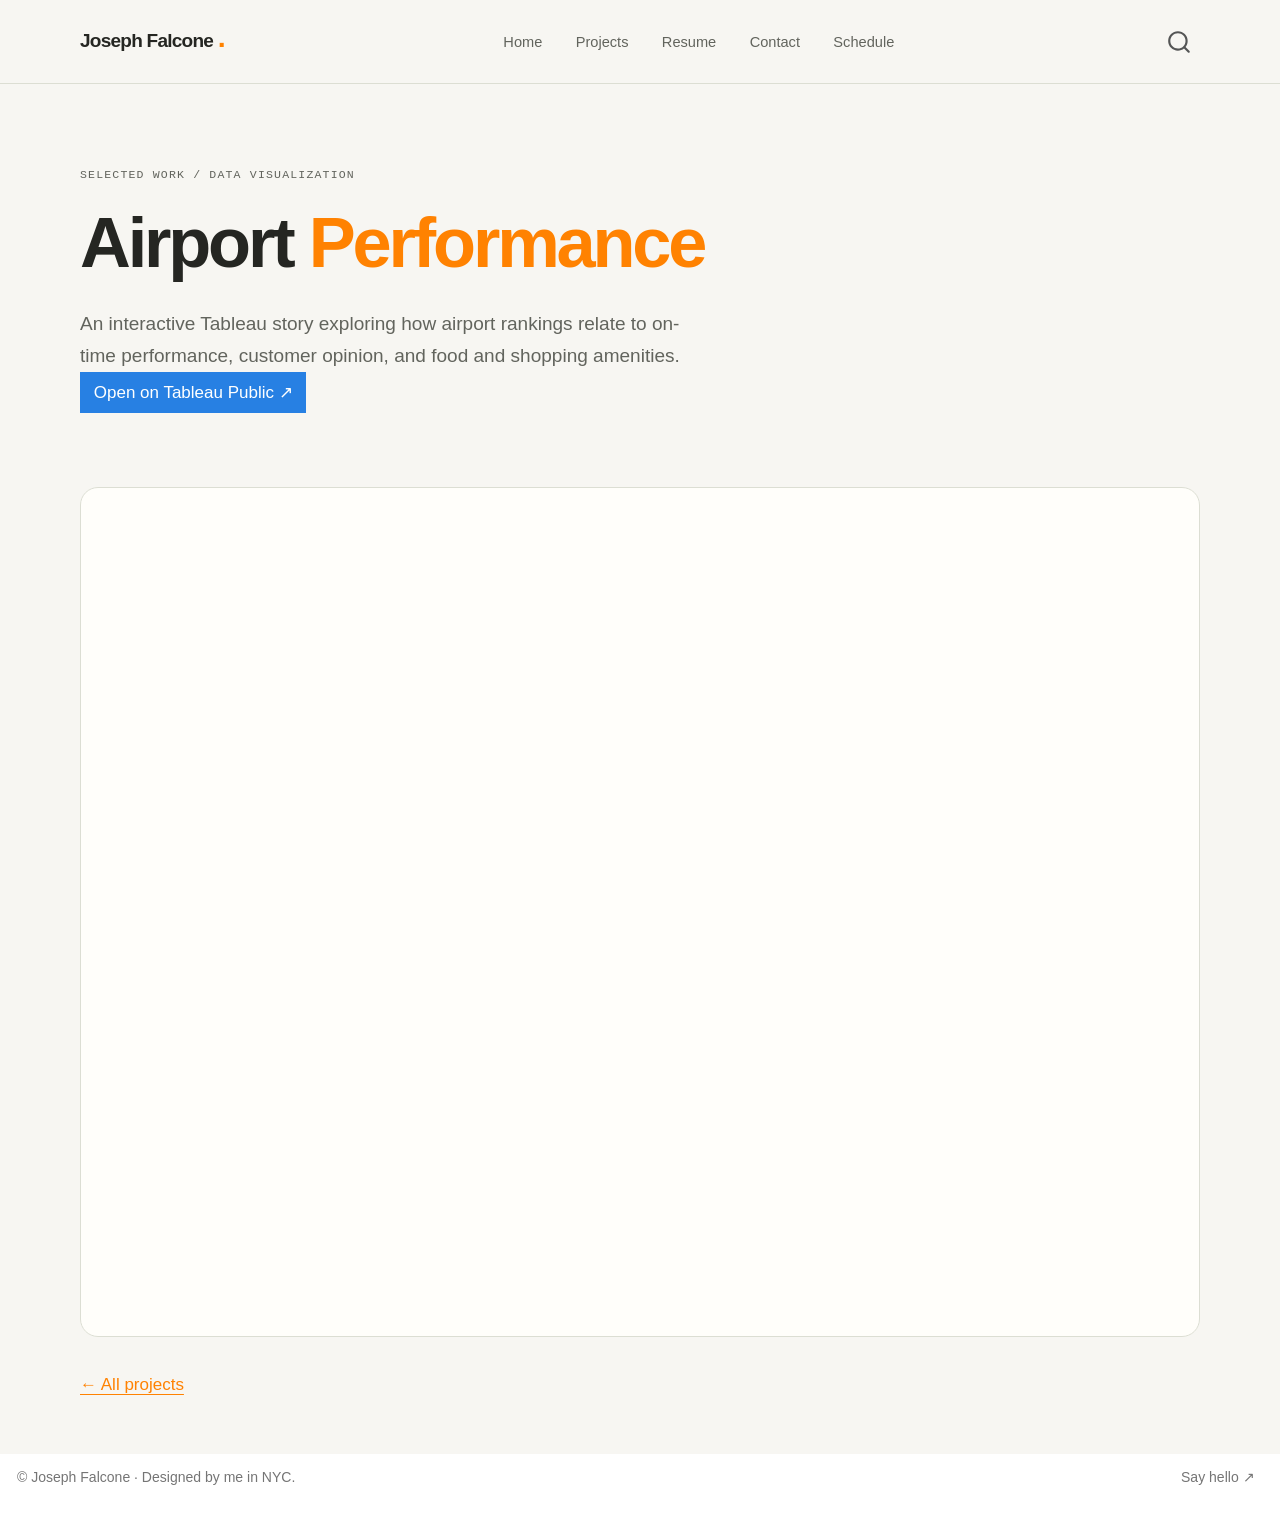
<file: projects/airport-performance.html>
<!DOCTYPE html>
<html xmlns="http://www.w3.org/1999/xhtml" lang="en" xml:lang="en"><head>

<meta charset="utf-8">
<meta name="generator" content="quarto-1.10.18">

<meta name="viewport" content="width=device-width, initial-scale=1.0, user-scalable=yes">

<meta name="description" content="An interactive Tableau story exploring airport rankings, on-time performance, customer opinion, and amenities.">

<title>Airport Performance – Joseph Falcone</title>
<style>
/* Default styles provided by pandoc.
** See https://pandoc.org/MANUAL.html#variables-for-html for config info.
*/
span.smallcaps{font-variant: small-caps;}
div.columns{display: flex; gap: 1.5em;}
div.column{flex: auto;}
@media screen {
div.columns{gap: min(4vw, 1.5em);}
div.column{overflow-x: auto;}
}
div.hanging-indent{margin-left: 1.5em; text-indent: -1.5em;}
ul.task-list{list-style: none;}
ul.task-list li input[type="checkbox"] {
  width: 0.8em;
  margin: 0 0.8em 0.2em -1em; /* quarto-specific, see https://github.com/quarto-dev/quarto-cli/issues/4556 */ 
  vertical-align: middle;
}
</style>


<script src="../site_libs/quarto-nav/quarto-nav.js"></script>
<script src="../site_libs/quarto-nav/headroom.min.js"></script>
<script src="../site_libs/clipboard/clipboard.min.js"></script>
<script src="../site_libs/quarto-search/autocomplete.umd.js"></script>
<script src="../site_libs/quarto-search/fuse.min.js"></script>
<script src="../site_libs/quarto-search/quarto-search.js"></script>
<meta name="quarto:offset" content="../">
<script src="../site_libs/quarto-html/quarto.js" type="module"></script>
<script src="../site_libs/quarto-html/tabsets/tabsets.js" type="module"></script>
<script src="../site_libs/quarto-html/popper.min.js"></script>
<script src="../site_libs/quarto-html/tippy.umd.min.js"></script>
<link href="../site_libs/quarto-html/tippy.css" rel="stylesheet">
<link href="../site_libs/quarto-html/quarto-syntax-highlighting-64a204ab8560d761af7679ceaba22944.css" rel="stylesheet" id="quarto-text-highlighting-styles">
<script src="../site_libs/bootstrap/bootstrap.min.js"></script>
<link href="../site_libs/bootstrap/bootstrap-icons.css" rel="stylesheet">
<link href="../site_libs/bootstrap/bootstrap-bf55c61db8fc2e05fc0836da2161ec84.min.css" rel="stylesheet" append-hash="true" id="quarto-bootstrap" data-mode="light">
<script id="quarto-search-options" type="application/json">{
  "location": "navbar",
  "copy-button": false,
  "collapse-after": 3,
  "panel-placement": "end",
  "type": "overlay",
  "limit": 50,
  "keyboard-shortcut": [
    "f",
    "/",
    "s"
  ],
  "language": {
    "search-no-results-text": "No results",
    "search-matching-documents-text": "matching documents",
    "search-copy-link-title": "Copy link to search",
    "search-hide-matches-text": "Hide additional matches",
    "search-more-match-text": "more match in this document",
    "search-more-matches-text": "more matches in this document",
    "search-clear-button-title": "Clear",
    "search-text-placeholder": "",
    "search-detached-cancel-button-title": "Cancel",
    "search-submit-button-title": "Submit",
    "search-label": "Search"
  }
}</script>
<style>html{ scroll-behavior: smooth; }</style>


<link rel="stylesheet" href="../styles.css">
</head>

<body class="nav-fixed quarto-light">

<div id="quarto-search-results"></div>
  <header id="quarto-header" class="headroom fixed-top">
    <nav class="navbar navbar-expand-lg " data-bs-theme="dark">
      <div class="navbar-container container-fluid">
      <div class="navbar-brand-container mx-auto">
    <a class="navbar-brand" href="../index.html">
    <span class="navbar-title">Joseph Falcone</span>
    </a>
  </div>
            <div id="quarto-search" class="" title="Search"></div>
          <button class="navbar-toggler" type="button" data-bs-toggle="collapse" data-bs-target="#navbarCollapse" aria-controls="navbarCollapse" role="menu" aria-expanded="false" aria-label="Toggle navigation" onclick="if (window.quartoToggleHeadroom) { window.quartoToggleHeadroom(); }">
  <span class="navbar-toggler-icon"></span>
</button>
          <div class="collapse navbar-collapse" id="navbarCollapse">
            <ul class="navbar-nav navbar-nav-scroll me-auto">
  <li class="nav-item">
    <a class="nav-link" href="../index.html"> 
<span class="menu-text">Home</span></a>
  </li>  
  <li class="nav-item">
    <a class="nav-link" href="../projects.html"> 
<span class="menu-text">Projects</span></a>
  </li>  
  <li class="nav-item">
    <a class="nav-link" href="../resume.html"> 
<span class="menu-text">Resume</span></a>
  </li>  
  <li class="nav-item">
    <a class="nav-link" href="../contact.html"> 
<span class="menu-text">Contact</span></a>
  </li>  
  <li class="nav-item">
    <a class="nav-link" href="../schedule.html"> 
<span class="menu-text">Schedule</span></a>
  </li>  
</ul>
          </div> <!-- /navcollapse -->
            <div class="quarto-navbar-tools">
</div>
      </div> <!-- /container-fluid -->
    </nav>
</header>
<!-- content -->
<div id="quarto-content" class="quarto-container page-columns page-rows-contents page-layout-full page-navbar">
<!-- sidebar -->
<!-- margin-sidebar -->
    
<!-- main -->
<main class="content column-page" id="quarto-document-content">

<header id="title-block-header" class="quarto-title-block default">
<div class="quarto-title">
<h1 class="title">Airport Performance</h1>
  <div class="quarto-categories">
    <div class="quarto-category">Tableau</div>
    <div class="quarto-category">Data Visualization</div>
    <div class="quarto-category">Analysis</div>
  </div>
  </div>

<div>
  <div class="description">
    An interactive Tableau story exploring airport rankings, on-time performance, customer opinion, and amenities.
  </div>
</div>


<div class="quarto-title-meta column-page">

    
  
    
  </div>
  


</header>


<div class="page-intro">
<p><span class="eyebrow">Selected work / Data visualization</span></p>
<section id="airport-performance" class="level1">
<h1>Airport <span class="accent">Performance</span></h1>
<div class="lead-copy">
<p>An interactive Tableau story exploring how airport rankings relate to on-time performance, customer opinion, and food and shopping amenities.</p>
</div>
<p><a href="https://public.tableau.com/views/Falcone_Airport_Story/Story1" class="btn btn-primary" target="_blank" rel="noopener">Open on Tableau Public ↗</a></p>
</section>
</div>
<iframe src="https://public.tableau.com/views/Falcone_Airport_Story/Story1?:showVizHome=no&amp;:embed=true" title="Interactive Tableau story about airport performance" allowfullscreen="" style="display: block; width: 100%; height: 85vh; min-height: 850px; border: 1px solid var(--line); border-radius: var(--radius); background: var(--surface); margin-bottom: 2rem;"></iframe>
<p><a href="../projects.html">← All projects</a></p>



</main> <!-- /main -->
<script id="quarto-html-after-body" type="application/javascript">
  window.document.addEventListener("DOMContentLoaded", function (event) {
    const isCodeAnnotation = (el) => {
      for (const clz of el.classList) {
        if (clz.startsWith('code-annotation-')) {                     
          return true;
        }
      }
      return false;
    }
    const onCopySuccess = function(e) {
      // button target
      const button = e.trigger;
      // don't keep focus
      button.blur();
      // flash "checked"
      button.classList.add('code-copy-button-checked');
      var currentTitle = button.getAttribute("title");
      button.setAttribute("title", "Copied!");
      let tooltip;
      if (window.bootstrap) {
        button.setAttribute("data-bs-toggle", "tooltip");
        button.setAttribute("data-bs-placement", "left");
        button.setAttribute("data-bs-title", "Copied!");
        tooltip = new bootstrap.Tooltip(button, 
          { trigger: "manual", 
            customClass: "code-copy-button-tooltip",
            offset: [0, -8]});
        tooltip.show();    
      }
      setTimeout(function() {
        if (tooltip) {
          tooltip.hide();
          button.removeAttribute("data-bs-title");
          button.removeAttribute("data-bs-toggle");
          button.removeAttribute("data-bs-placement");
        }
        button.setAttribute("title", currentTitle);
        button.classList.remove('code-copy-button-checked');
      }, 1000);
      // clear code selection
      e.clearSelection();
    }
    const getTextToCopy = function(trigger) {
      const outerScaffold = trigger.parentElement.cloneNode(true);
      const codeEl = outerScaffold.querySelector('code');
      for (const childEl of codeEl.children) {
        if (isCodeAnnotation(childEl)) {
          childEl.remove();
        }
      }
      return codeEl.innerText;
    }
    const clipboard = new window.ClipboardJS('.code-copy-button:not([data-in-quarto-modal])', {
      text: getTextToCopy
    });
    clipboard.on('success', onCopySuccess);
    if (window.document.getElementById('quarto-embedded-source-code-modal')) {
      const clipboardModal = new window.ClipboardJS('.code-copy-button[data-in-quarto-modal]', {
        text: getTextToCopy,
        container: window.document.getElementById('quarto-embedded-source-code-modal')
      });
      clipboardModal.on('success', onCopySuccess);
    }
      var localhostRegex = new RegExp(/^(?:http|https):\/\/localhost\:?[0-9]*\//);
      var mailtoRegex = new RegExp(/^mailto:/);
        var filterRegex = new RegExp("https:\/\/jfalcone\.co");
      var isInternal = (href) => {
          return filterRegex.test(href) || localhostRegex.test(href) || mailtoRegex.test(href);
      }
      // Inspect non-navigation links and adorn them if external
     var links = window.document.querySelectorAll('a[href]:not(.nav-link):not(.navbar-brand):not(.toc-action):not(.sidebar-link):not(.sidebar-item-toggle):not(.pagination-link):not(.no-external):not([aria-hidden]):not(.dropdown-item):not(.quarto-navigation-tool):not(.about-link)');
      for (var i=0; i<links.length; i++) {
        const link = links[i];
        if (!isInternal(link.href)) {
          // undo the damage that might have been done by quarto-nav.js in the case of
          // links that we want to consider external
          if (link.dataset.originalHref !== undefined) {
            link.href = link.dataset.originalHref;
          }
        }
      }
    function tippyHover(el, contentFn, onTriggerFn, onUntriggerFn) {
      const config = {
        allowHTML: true,
        maxWidth: 500,
        delay: 100,
        arrow: false,
        appendTo: function(el) {
            return el.parentElement;
        },
        interactive: true,
        interactiveBorder: 10,
        theme: 'quarto',
        placement: 'bottom-start',
      };
      if (contentFn) {
        config.content = contentFn;
      }
      if (onTriggerFn) {
        config.onTrigger = onTriggerFn;
      }
      if (onUntriggerFn) {
        config.onUntrigger = onUntriggerFn;
      }
      window.tippy(el, config); 
    }
    const noterefs = window.document.querySelectorAll('a[role="doc-noteref"]');
    for (var i=0; i<noterefs.length; i++) {
      const ref = noterefs[i];
      tippyHover(ref, function() {
        // use id or data attribute instead here
        let href = ref.getAttribute('data-footnote-href') || ref.getAttribute('href');
        try { href = new URL(href).hash; } catch {}
        const id = href.replace(/^#\/?/, "");
        const note = window.document.getElementById(id);
        if (note) {
          return note.innerHTML;
        } else {
          return "";
        }
      });
    }
    const xrefs = window.document.querySelectorAll('a.quarto-xref');
    const processXRef = (id, note) => {
      // Strip column container classes
      const stripColumnClz = (el) => {
        el.classList.remove("page-full", "page-columns");
        if (el.children) {
          for (const child of el.children) {
            stripColumnClz(child);
          }
        }
      }
      stripColumnClz(note)
      if (id === null || id.startsWith('sec-')) {
        // Special case sections, only their first couple elements
        const container = document.createElement("div");
        if (note.children && note.children.length > 2) {
          container.appendChild(note.children[0].cloneNode(true));
          for (let i = 1; i < note.children.length; i++) {
            const child = note.children[i];
            if (child.tagName === "P" && child.innerText === "") {
              continue;
            } else {
              container.appendChild(child.cloneNode(true));
              break;
            }
          }
          if (window.Quarto?.typesetMath) {
            window.Quarto.typesetMath(container);
          }
          return container.innerHTML
        } else {
          if (window.Quarto?.typesetMath) {
            window.Quarto.typesetMath(note);
          }
          return note.innerHTML;
        }
      } else {
        // Remove any anchor links if they are present
        const anchorLink = note.querySelector('a.anchorjs-link');
        if (anchorLink) {
          anchorLink.remove();
        }
        if (window.Quarto?.typesetMath) {
          window.Quarto.typesetMath(note);
        }
        if (note.classList.contains("callout")) {
          return note.outerHTML;
        } else {
          return note.innerHTML;
        }
      }
    }
    for (var i=0; i<xrefs.length; i++) {
      const xref = xrefs[i];
      tippyHover(xref, undefined, function(instance) {
        instance.disable();
        let url = xref.getAttribute('href');
        let hash = undefined; 
        if (url.startsWith('#')) {
          hash = url;
        } else {
          try { hash = new URL(url).hash; } catch {}
        }
        if (hash) {
          const id = hash.replace(/^#\/?/, "");
          const note = window.document.getElementById(id);
          if (note !== null) {
            try {
              const html = processXRef(id, note.cloneNode(true));
              instance.setContent(html);
            } finally {
              instance.enable();
              instance.show();
            }
          } else {
            // See if we can fetch this
            fetch(url.split('#')[0])
            .then(res => res.text())
            .then(html => {
              const parser = new DOMParser();
              const htmlDoc = parser.parseFromString(html, "text/html");
              const note = htmlDoc.getElementById(id);
              if (note !== null) {
                const html = processXRef(id, note);
                instance.setContent(html);
              } 
            }).finally(() => {
              instance.enable();
              instance.show();
            });
          }
        } else {
          // See if we can fetch a full url (with no hash to target)
          // This is a special case and we should probably do some content thinning / targeting
          fetch(url)
          .then(res => res.text())
          .then(html => {
            const parser = new DOMParser();
            const htmlDoc = parser.parseFromString(html, "text/html");
            const note = htmlDoc.querySelector('main.content');
            if (note !== null) {
              // This should only happen for chapter cross references
              // (since there is no id in the URL)
              // remove the first header
              if (note.children.length > 0 && note.children[0].tagName === "HEADER") {
                note.children[0].remove();
              }
              const html = processXRef(null, note);
              instance.setContent(html);
            } 
          }).finally(() => {
            instance.enable();
            instance.show();
          });
        }
      }, function(instance) {
      });
    }
        let selectedAnnoteEl;
        const selectorForAnnotation = ( cell, annotation) => {
          let cellAttr = 'data-code-cell="' + cell + '"';
          let lineAttr = 'data-code-annotation="' +  annotation + '"';
          const selector = 'span[' + cellAttr + '][' + lineAttr + ']';
          return selector;
        }
        const selectCodeLines = (annoteEl) => {
          const doc = window.document;
          const targetCell = annoteEl.getAttribute("data-target-cell");
          const targetAnnotation = annoteEl.getAttribute("data-target-annotation");
          const annoteSpan = window.document.querySelector(selectorForAnnotation(targetCell, targetAnnotation));
          const lines = annoteSpan.getAttribute("data-code-lines").split(",");
          const lineIds = lines.map((line) => {
            return targetCell + "-" + line;
          })
          let top = null;
          let height = null;
          let parent = null;
          if (lineIds.length > 0) {
              //compute the position of the single el (top and bottom and make a div)
              const el = window.document.getElementById(lineIds[0]);
              top = el.offsetTop;
              height = el.offsetHeight;
              parent = el.parentElement.parentElement;
            if (lineIds.length > 1) {
              const lastEl = window.document.getElementById(lineIds[lineIds.length - 1]);
              const bottom = lastEl.offsetTop + lastEl.offsetHeight;
              height = bottom - top;
            }
            if (top !== null && height !== null && parent !== null) {
              // cook up a div (if necessary) and position it 
              let div = window.document.getElementById("code-annotation-line-highlight");
              if (div === null) {
                div = window.document.createElement("div");
                div.setAttribute("id", "code-annotation-line-highlight");
                div.style.position = 'absolute';
                parent.appendChild(div);
              }
              div.style.top = top - 2 + "px";
              div.style.height = height + 4 + "px";
              div.style.left = 0;
              let gutterDiv = window.document.getElementById("code-annotation-line-highlight-gutter");
              if (gutterDiv === null) {
                gutterDiv = window.document.createElement("div");
                gutterDiv.setAttribute("id", "code-annotation-line-highlight-gutter");
                gutterDiv.style.position = 'absolute';
                const codeCell = window.document.getElementById(targetCell);
                const gutter = codeCell.querySelector('.code-annotation-gutter');
                gutter.appendChild(gutterDiv);
              }
              gutterDiv.style.top = top - 2 + "px";
              gutterDiv.style.height = height + 4 + "px";
            }
            selectedAnnoteEl = annoteEl;
          }
        };
        const unselectCodeLines = () => {
          const elementsIds = ["code-annotation-line-highlight", "code-annotation-line-highlight-gutter"];
          elementsIds.forEach((elId) => {
            const div = window.document.getElementById(elId);
            if (div) {
              div.remove();
            }
          });
          selectedAnnoteEl = undefined;
        };
          // Handle positioning of the toggle
      window.addEventListener(
        "resize",
        throttle(() => {
          elRect = undefined;
          if (selectedAnnoteEl) {
            selectCodeLines(selectedAnnoteEl);
          }
        }, 10)
      );
      function throttle(fn, ms) {
      let throttle = false;
      let timer;
        return (...args) => {
          if(!throttle) { // first call gets through
              fn.apply(this, args);
              throttle = true;
          } else { // all the others get throttled
              if(timer) clearTimeout(timer); // cancel #2
              timer = setTimeout(() => {
                fn.apply(this, args);
                timer = throttle = false;
              }, ms);
          }
        };
      }
        // Attach click handler to the DT
        const annoteDls = window.document.querySelectorAll('dt[data-target-cell]');
        for (const annoteDlNode of annoteDls) {
          annoteDlNode.addEventListener('click', (event) => {
            const clickedEl = event.target;
            if (clickedEl !== selectedAnnoteEl) {
              unselectCodeLines();
              const activeEl = window.document.querySelector('dt[data-target-cell].code-annotation-active');
              if (activeEl) {
                activeEl.classList.remove('code-annotation-active');
              }
              selectCodeLines(clickedEl);
              clickedEl.classList.add('code-annotation-active');
            } else {
              // Unselect the line
              unselectCodeLines();
              clickedEl.classList.remove('code-annotation-active');
            }
          });
        }
    const findCites = (el) => {
      const parentEl = el.parentElement;
      if (parentEl) {
        const cites = parentEl.dataset.cites;
        if (cites) {
          return {
            el,
            cites: cites.split(' ')
          };
        } else {
          return findCites(el.parentElement)
        }
      } else {
        return undefined;
      }
    };
    var bibliorefs = window.document.querySelectorAll('a[role="doc-biblioref"]');
    for (var i=0; i<bibliorefs.length; i++) {
      const ref = bibliorefs[i];
      const citeInfo = findCites(ref);
      if (citeInfo) {
        tippyHover(citeInfo.el, function() {
          var popup = window.document.createElement('div');
          citeInfo.cites.forEach(function(cite) {
            var citeDiv = window.document.createElement('div');
            citeDiv.classList.add('hanging-indent');
            citeDiv.classList.add('csl-entry');
            var biblioDiv = window.document.getElementById('ref-' + cite);
            if (biblioDiv) {
              citeDiv.innerHTML = biblioDiv.innerHTML;
            }
            popup.appendChild(citeDiv);
          });
          return popup.innerHTML;
        });
      }
    }
  });
  </script>
</div> <!-- /content -->
<footer class="footer">
  <div class="nav-footer">
    <div class="nav-footer-left">
<p>© Joseph Falcone · Designed by me in NYC.</p>
</div>   
    <div class="nav-footer-center">
      &nbsp;
    </div>
    <div class="nav-footer-right">
      <ul class="footer-items list-unstyled">
    <li class="nav-item">
    <a class="nav-link" href="../contact.html">
<p>Say hello ↗</p>
</a>
  </li>  
</ul>
    </div>
  </div>
</footer>




<script src="../site_libs/quarto-html/zenscroll-min.js"></script>
</body></html>
</file>
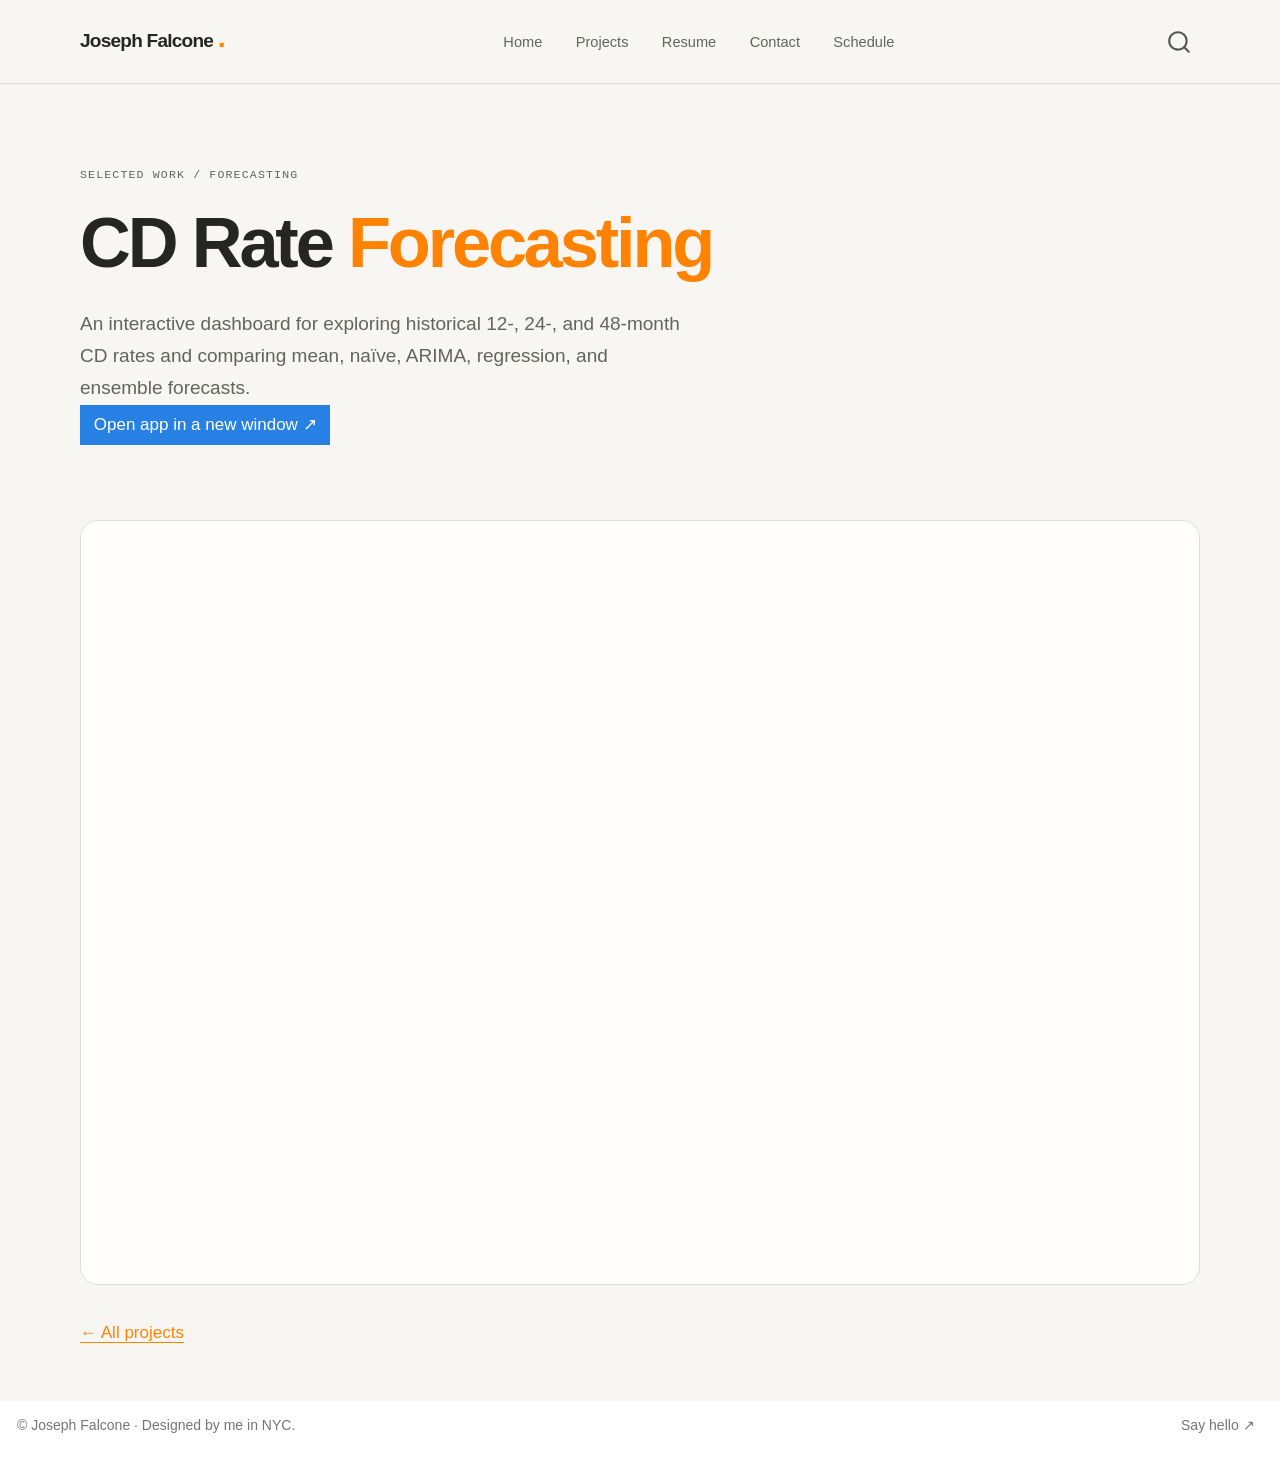
<file: projects/cd-forecasting.html>
<!DOCTYPE html>
<html xmlns="http://www.w3.org/1999/xhtml" lang="en" xml:lang="en"><head>

<meta charset="utf-8">
<meta name="generator" content="quarto-1.10.18">

<meta name="viewport" content="width=device-width, initial-scale=1.0, user-scalable=yes">

<meta name="description" content="Explore CD rates and compare time-series forecasting models in an interactive dashboard.">

<title>CD Rate Forecasting – Joseph Falcone</title>
<style>
/* Default styles provided by pandoc.
** See https://pandoc.org/MANUAL.html#variables-for-html for config info.
*/
span.smallcaps{font-variant: small-caps;}
div.columns{display: flex; gap: 1.5em;}
div.column{flex: auto;}
@media screen {
div.columns{gap: min(4vw, 1.5em);}
div.column{overflow-x: auto;}
}
div.hanging-indent{margin-left: 1.5em; text-indent: -1.5em;}
ul.task-list{list-style: none;}
ul.task-list li input[type="checkbox"] {
  width: 0.8em;
  margin: 0 0.8em 0.2em -1em; /* quarto-specific, see https://github.com/quarto-dev/quarto-cli/issues/4556 */ 
  vertical-align: middle;
}
</style>


<script src="../site_libs/quarto-nav/quarto-nav.js"></script>
<script src="../site_libs/quarto-nav/headroom.min.js"></script>
<script src="../site_libs/clipboard/clipboard.min.js"></script>
<script src="../site_libs/quarto-search/autocomplete.umd.js"></script>
<script src="../site_libs/quarto-search/fuse.min.js"></script>
<script src="../site_libs/quarto-search/quarto-search.js"></script>
<meta name="quarto:offset" content="../">
<script src="../site_libs/quarto-html/quarto.js" type="module"></script>
<script src="../site_libs/quarto-html/tabsets/tabsets.js" type="module"></script>
<script src="../site_libs/quarto-html/popper.min.js"></script>
<script src="../site_libs/quarto-html/tippy.umd.min.js"></script>
<link href="../site_libs/quarto-html/tippy.css" rel="stylesheet">
<link href="../site_libs/quarto-html/quarto-syntax-highlighting-64a204ab8560d761af7679ceaba22944.css" rel="stylesheet" id="quarto-text-highlighting-styles">
<script src="../site_libs/bootstrap/bootstrap.min.js"></script>
<link href="../site_libs/bootstrap/bootstrap-icons.css" rel="stylesheet">
<link href="../site_libs/bootstrap/bootstrap-bf55c61db8fc2e05fc0836da2161ec84.min.css" rel="stylesheet" append-hash="true" id="quarto-bootstrap" data-mode="light">
<script id="quarto-search-options" type="application/json">{
  "location": "navbar",
  "copy-button": false,
  "collapse-after": 3,
  "panel-placement": "end",
  "type": "overlay",
  "limit": 50,
  "keyboard-shortcut": [
    "f",
    "/",
    "s"
  ],
  "language": {
    "search-no-results-text": "No results",
    "search-matching-documents-text": "matching documents",
    "search-copy-link-title": "Copy link to search",
    "search-hide-matches-text": "Hide additional matches",
    "search-more-match-text": "more match in this document",
    "search-more-matches-text": "more matches in this document",
    "search-clear-button-title": "Clear",
    "search-text-placeholder": "",
    "search-detached-cancel-button-title": "Cancel",
    "search-submit-button-title": "Submit",
    "search-label": "Search"
  }
}</script>
<style>html{ scroll-behavior: smooth; }</style>


<link rel="stylesheet" href="../styles.css">
</head>

<body class="nav-fixed quarto-light">

<div id="quarto-search-results"></div>
  <header id="quarto-header" class="headroom fixed-top">
    <nav class="navbar navbar-expand-lg " data-bs-theme="dark">
      <div class="navbar-container container-fluid">
      <div class="navbar-brand-container mx-auto">
    <a class="navbar-brand" href="../index.html">
    <span class="navbar-title">Joseph Falcone</span>
    </a>
  </div>
            <div id="quarto-search" class="" title="Search"></div>
          <button class="navbar-toggler" type="button" data-bs-toggle="collapse" data-bs-target="#navbarCollapse" aria-controls="navbarCollapse" role="menu" aria-expanded="false" aria-label="Toggle navigation" onclick="if (window.quartoToggleHeadroom) { window.quartoToggleHeadroom(); }">
  <span class="navbar-toggler-icon"></span>
</button>
          <div class="collapse navbar-collapse" id="navbarCollapse">
            <ul class="navbar-nav navbar-nav-scroll me-auto">
  <li class="nav-item">
    <a class="nav-link" href="../index.html"> 
<span class="menu-text">Home</span></a>
  </li>  
  <li class="nav-item">
    <a class="nav-link" href="../projects.html"> 
<span class="menu-text">Projects</span></a>
  </li>  
  <li class="nav-item">
    <a class="nav-link" href="../resume.html"> 
<span class="menu-text">Resume</span></a>
  </li>  
  <li class="nav-item">
    <a class="nav-link" href="../contact.html"> 
<span class="menu-text">Contact</span></a>
  </li>  
  <li class="nav-item">
    <a class="nav-link" href="../schedule.html"> 
<span class="menu-text">Schedule</span></a>
  </li>  
</ul>
          </div> <!-- /navcollapse -->
            <div class="quarto-navbar-tools">
</div>
      </div> <!-- /container-fluid -->
    </nav>
</header>
<!-- content -->
<div id="quarto-content" class="quarto-container page-columns page-rows-contents page-layout-full page-navbar">
<!-- sidebar -->
<!-- margin-sidebar -->
    
<!-- main -->
<main class="content column-page" id="quarto-document-content">

<header id="title-block-header" class="quarto-title-block default">
<div class="quarto-title">
<h1 class="title">CD Rate Forecasting</h1>
  <div class="quarto-categories">
    <div class="quarto-category">R</div>
    <div class="quarto-category">Shiny</div>
    <div class="quarto-category">Forecasting</div>
  </div>
  </div>

<div>
  <div class="description">
    Explore CD rates and compare time-series forecasting models in an interactive dashboard.
  </div>
</div>


<div class="quarto-title-meta column-page">

    
  
    
  </div>
  


</header>


<div class="page-intro">
<p><span class="eyebrow">Selected work / Forecasting</span></p>
<section id="cd-rate-forecasting" class="level1">
<h1>CD Rate <span class="accent">Forecasting</span></h1>
<div class="lead-copy">
<p>An interactive dashboard for exploring historical 12-, 24-, and 48-month CD rates and comparing mean, naïve, ARIMA, regression, and ensemble forecasts.</p>
</div>
<p><a href="https://019fe020-6ebb-5eec-d809-5aea9a5b22ca.share.connect.posit.cloud/" class="btn btn-primary" target="_blank" rel="noopener">Open app in a new window ↗</a></p>
</section>
</div>
<iframe src="https://019fe020-6ebb-5eec-d809-5aea9a5b22ca.share.connect.posit.cloud/" title="Interactive CD Rate Forecasting dashboard" style="display: block; width: 100%; height: 85vh; min-height: 650px; border: 1px solid var(--line); border-radius: var(--radius); background: var(--surface); margin-bottom: 2rem;"></iframe>
<p><a href="../projects.html">← All projects</a></p>



</main> <!-- /main -->
<script id="quarto-html-after-body" type="application/javascript">
  window.document.addEventListener("DOMContentLoaded", function (event) {
    const isCodeAnnotation = (el) => {
      for (const clz of el.classList) {
        if (clz.startsWith('code-annotation-')) {                     
          return true;
        }
      }
      return false;
    }
    const onCopySuccess = function(e) {
      // button target
      const button = e.trigger;
      // don't keep focus
      button.blur();
      // flash "checked"
      button.classList.add('code-copy-button-checked');
      var currentTitle = button.getAttribute("title");
      button.setAttribute("title", "Copied!");
      let tooltip;
      if (window.bootstrap) {
        button.setAttribute("data-bs-toggle", "tooltip");
        button.setAttribute("data-bs-placement", "left");
        button.setAttribute("data-bs-title", "Copied!");
        tooltip = new bootstrap.Tooltip(button, 
          { trigger: "manual", 
            customClass: "code-copy-button-tooltip",
            offset: [0, -8]});
        tooltip.show();    
      }
      setTimeout(function() {
        if (tooltip) {
          tooltip.hide();
          button.removeAttribute("data-bs-title");
          button.removeAttribute("data-bs-toggle");
          button.removeAttribute("data-bs-placement");
        }
        button.setAttribute("title", currentTitle);
        button.classList.remove('code-copy-button-checked');
      }, 1000);
      // clear code selection
      e.clearSelection();
    }
    const getTextToCopy = function(trigger) {
      const outerScaffold = trigger.parentElement.cloneNode(true);
      const codeEl = outerScaffold.querySelector('code');
      for (const childEl of codeEl.children) {
        if (isCodeAnnotation(childEl)) {
          childEl.remove();
        }
      }
      return codeEl.innerText;
    }
    const clipboard = new window.ClipboardJS('.code-copy-button:not([data-in-quarto-modal])', {
      text: getTextToCopy
    });
    clipboard.on('success', onCopySuccess);
    if (window.document.getElementById('quarto-embedded-source-code-modal')) {
      const clipboardModal = new window.ClipboardJS('.code-copy-button[data-in-quarto-modal]', {
        text: getTextToCopy,
        container: window.document.getElementById('quarto-embedded-source-code-modal')
      });
      clipboardModal.on('success', onCopySuccess);
    }
      var localhostRegex = new RegExp(/^(?:http|https):\/\/localhost\:?[0-9]*\//);
      var mailtoRegex = new RegExp(/^mailto:/);
        var filterRegex = new RegExp("https:\/\/jfalcone\.co");
      var isInternal = (href) => {
          return filterRegex.test(href) || localhostRegex.test(href) || mailtoRegex.test(href);
      }
      // Inspect non-navigation links and adorn them if external
     var links = window.document.querySelectorAll('a[href]:not(.nav-link):not(.navbar-brand):not(.toc-action):not(.sidebar-link):not(.sidebar-item-toggle):not(.pagination-link):not(.no-external):not([aria-hidden]):not(.dropdown-item):not(.quarto-navigation-tool):not(.about-link)');
      for (var i=0; i<links.length; i++) {
        const link = links[i];
        if (!isInternal(link.href)) {
          // undo the damage that might have been done by quarto-nav.js in the case of
          // links that we want to consider external
          if (link.dataset.originalHref !== undefined) {
            link.href = link.dataset.originalHref;
          }
        }
      }
    function tippyHover(el, contentFn, onTriggerFn, onUntriggerFn) {
      const config = {
        allowHTML: true,
        maxWidth: 500,
        delay: 100,
        arrow: false,
        appendTo: function(el) {
            return el.parentElement;
        },
        interactive: true,
        interactiveBorder: 10,
        theme: 'quarto',
        placement: 'bottom-start',
      };
      if (contentFn) {
        config.content = contentFn;
      }
      if (onTriggerFn) {
        config.onTrigger = onTriggerFn;
      }
      if (onUntriggerFn) {
        config.onUntrigger = onUntriggerFn;
      }
      window.tippy(el, config); 
    }
    const noterefs = window.document.querySelectorAll('a[role="doc-noteref"]');
    for (var i=0; i<noterefs.length; i++) {
      const ref = noterefs[i];
      tippyHover(ref, function() {
        // use id or data attribute instead here
        let href = ref.getAttribute('data-footnote-href') || ref.getAttribute('href');
        try { href = new URL(href).hash; } catch {}
        const id = href.replace(/^#\/?/, "");
        const note = window.document.getElementById(id);
        if (note) {
          return note.innerHTML;
        } else {
          return "";
        }
      });
    }
    const xrefs = window.document.querySelectorAll('a.quarto-xref');
    const processXRef = (id, note) => {
      // Strip column container classes
      const stripColumnClz = (el) => {
        el.classList.remove("page-full", "page-columns");
        if (el.children) {
          for (const child of el.children) {
            stripColumnClz(child);
          }
        }
      }
      stripColumnClz(note)
      if (id === null || id.startsWith('sec-')) {
        // Special case sections, only their first couple elements
        const container = document.createElement("div");
        if (note.children && note.children.length > 2) {
          container.appendChild(note.children[0].cloneNode(true));
          for (let i = 1; i < note.children.length; i++) {
            const child = note.children[i];
            if (child.tagName === "P" && child.innerText === "") {
              continue;
            } else {
              container.appendChild(child.cloneNode(true));
              break;
            }
          }
          if (window.Quarto?.typesetMath) {
            window.Quarto.typesetMath(container);
          }
          return container.innerHTML
        } else {
          if (window.Quarto?.typesetMath) {
            window.Quarto.typesetMath(note);
          }
          return note.innerHTML;
        }
      } else {
        // Remove any anchor links if they are present
        const anchorLink = note.querySelector('a.anchorjs-link');
        if (anchorLink) {
          anchorLink.remove();
        }
        if (window.Quarto?.typesetMath) {
          window.Quarto.typesetMath(note);
        }
        if (note.classList.contains("callout")) {
          return note.outerHTML;
        } else {
          return note.innerHTML;
        }
      }
    }
    for (var i=0; i<xrefs.length; i++) {
      const xref = xrefs[i];
      tippyHover(xref, undefined, function(instance) {
        instance.disable();
        let url = xref.getAttribute('href');
        let hash = undefined; 
        if (url.startsWith('#')) {
          hash = url;
        } else {
          try { hash = new URL(url).hash; } catch {}
        }
        if (hash) {
          const id = hash.replace(/^#\/?/, "");
          const note = window.document.getElementById(id);
          if (note !== null) {
            try {
              const html = processXRef(id, note.cloneNode(true));
              instance.setContent(html);
            } finally {
              instance.enable();
              instance.show();
            }
          } else {
            // See if we can fetch this
            fetch(url.split('#')[0])
            .then(res => res.text())
            .then(html => {
              const parser = new DOMParser();
              const htmlDoc = parser.parseFromString(html, "text/html");
              const note = htmlDoc.getElementById(id);
              if (note !== null) {
                const html = processXRef(id, note);
                instance.setContent(html);
              } 
            }).finally(() => {
              instance.enable();
              instance.show();
            });
          }
        } else {
          // See if we can fetch a full url (with no hash to target)
          // This is a special case and we should probably do some content thinning / targeting
          fetch(url)
          .then(res => res.text())
          .then(html => {
            const parser = new DOMParser();
            const htmlDoc = parser.parseFromString(html, "text/html");
            const note = htmlDoc.querySelector('main.content');
            if (note !== null) {
              // This should only happen for chapter cross references
              // (since there is no id in the URL)
              // remove the first header
              if (note.children.length > 0 && note.children[0].tagName === "HEADER") {
                note.children[0].remove();
              }
              const html = processXRef(null, note);
              instance.setContent(html);
            } 
          }).finally(() => {
            instance.enable();
            instance.show();
          });
        }
      }, function(instance) {
      });
    }
        let selectedAnnoteEl;
        const selectorForAnnotation = ( cell, annotation) => {
          let cellAttr = 'data-code-cell="' + cell + '"';
          let lineAttr = 'data-code-annotation="' +  annotation + '"';
          const selector = 'span[' + cellAttr + '][' + lineAttr + ']';
          return selector;
        }
        const selectCodeLines = (annoteEl) => {
          const doc = window.document;
          const targetCell = annoteEl.getAttribute("data-target-cell");
          const targetAnnotation = annoteEl.getAttribute("data-target-annotation");
          const annoteSpan = window.document.querySelector(selectorForAnnotation(targetCell, targetAnnotation));
          const lines = annoteSpan.getAttribute("data-code-lines").split(",");
          const lineIds = lines.map((line) => {
            return targetCell + "-" + line;
          })
          let top = null;
          let height = null;
          let parent = null;
          if (lineIds.length > 0) {
              //compute the position of the single el (top and bottom and make a div)
              const el = window.document.getElementById(lineIds[0]);
              top = el.offsetTop;
              height = el.offsetHeight;
              parent = el.parentElement.parentElement;
            if (lineIds.length > 1) {
              const lastEl = window.document.getElementById(lineIds[lineIds.length - 1]);
              const bottom = lastEl.offsetTop + lastEl.offsetHeight;
              height = bottom - top;
            }
            if (top !== null && height !== null && parent !== null) {
              // cook up a div (if necessary) and position it 
              let div = window.document.getElementById("code-annotation-line-highlight");
              if (div === null) {
                div = window.document.createElement("div");
                div.setAttribute("id", "code-annotation-line-highlight");
                div.style.position = 'absolute';
                parent.appendChild(div);
              }
              div.style.top = top - 2 + "px";
              div.style.height = height + 4 + "px";
              div.style.left = 0;
              let gutterDiv = window.document.getElementById("code-annotation-line-highlight-gutter");
              if (gutterDiv === null) {
                gutterDiv = window.document.createElement("div");
                gutterDiv.setAttribute("id", "code-annotation-line-highlight-gutter");
                gutterDiv.style.position = 'absolute';
                const codeCell = window.document.getElementById(targetCell);
                const gutter = codeCell.querySelector('.code-annotation-gutter');
                gutter.appendChild(gutterDiv);
              }
              gutterDiv.style.top = top - 2 + "px";
              gutterDiv.style.height = height + 4 + "px";
            }
            selectedAnnoteEl = annoteEl;
          }
        };
        const unselectCodeLines = () => {
          const elementsIds = ["code-annotation-line-highlight", "code-annotation-line-highlight-gutter"];
          elementsIds.forEach((elId) => {
            const div = window.document.getElementById(elId);
            if (div) {
              div.remove();
            }
          });
          selectedAnnoteEl = undefined;
        };
          // Handle positioning of the toggle
      window.addEventListener(
        "resize",
        throttle(() => {
          elRect = undefined;
          if (selectedAnnoteEl) {
            selectCodeLines(selectedAnnoteEl);
          }
        }, 10)
      );
      function throttle(fn, ms) {
      let throttle = false;
      let timer;
        return (...args) => {
          if(!throttle) { // first call gets through
              fn.apply(this, args);
              throttle = true;
          } else { // all the others get throttled
              if(timer) clearTimeout(timer); // cancel #2
              timer = setTimeout(() => {
                fn.apply(this, args);
                timer = throttle = false;
              }, ms);
          }
        };
      }
        // Attach click handler to the DT
        const annoteDls = window.document.querySelectorAll('dt[data-target-cell]');
        for (const annoteDlNode of annoteDls) {
          annoteDlNode.addEventListener('click', (event) => {
            const clickedEl = event.target;
            if (clickedEl !== selectedAnnoteEl) {
              unselectCodeLines();
              const activeEl = window.document.querySelector('dt[data-target-cell].code-annotation-active');
              if (activeEl) {
                activeEl.classList.remove('code-annotation-active');
              }
              selectCodeLines(clickedEl);
              clickedEl.classList.add('code-annotation-active');
            } else {
              // Unselect the line
              unselectCodeLines();
              clickedEl.classList.remove('code-annotation-active');
            }
          });
        }
    const findCites = (el) => {
      const parentEl = el.parentElement;
      if (parentEl) {
        const cites = parentEl.dataset.cites;
        if (cites) {
          return {
            el,
            cites: cites.split(' ')
          };
        } else {
          return findCites(el.parentElement)
        }
      } else {
        return undefined;
      }
    };
    var bibliorefs = window.document.querySelectorAll('a[role="doc-biblioref"]');
    for (var i=0; i<bibliorefs.length; i++) {
      const ref = bibliorefs[i];
      const citeInfo = findCites(ref);
      if (citeInfo) {
        tippyHover(citeInfo.el, function() {
          var popup = window.document.createElement('div');
          citeInfo.cites.forEach(function(cite) {
            var citeDiv = window.document.createElement('div');
            citeDiv.classList.add('hanging-indent');
            citeDiv.classList.add('csl-entry');
            var biblioDiv = window.document.getElementById('ref-' + cite);
            if (biblioDiv) {
              citeDiv.innerHTML = biblioDiv.innerHTML;
            }
            popup.appendChild(citeDiv);
          });
          return popup.innerHTML;
        });
      }
    }
  });
  </script>
</div> <!-- /content -->
<footer class="footer">
  <div class="nav-footer">
    <div class="nav-footer-left">
<p>© Joseph Falcone · Designed by me in NYC.</p>
</div>   
    <div class="nav-footer-center">
      &nbsp;
    </div>
    <div class="nav-footer-right">
      <ul class="footer-items list-unstyled">
    <li class="nav-item">
    <a class="nav-link" href="../contact.html">
<p>Say hello ↗</p>
</a>
  </li>  
</ul>
    </div>
  </div>
</footer>




<script src="../site_libs/quarto-html/zenscroll-min.js"></script>
</body></html>
</file>
<file: site_libs/quarto-html/tippy.css>
.tippy-box[data-animation=fade][data-state=hidden]{opacity:0}[data-tippy-root]{max-width:calc(100vw - 10px)}.tippy-box{position:relative;background-color:#333;color:#fff;border-radius:4px;font-size:14px;line-height:1.4;white-space:normal;outline:0;transition-property:transform,visibility,opacity}.tippy-box[data-placement^=top]>.tippy-arrow{bottom:0}.tippy-box[data-placement^=top]>.tippy-arrow:before{bottom:-7px;left:0;border-width:8px 8px 0;border-top-color:initial;transform-origin:center top}.tippy-box[data-placement^=bottom]>.tippy-arrow{top:0}.tippy-box[data-placement^=bottom]>.tippy-arrow:before{top:-7px;left:0;border-width:0 8px 8px;border-bottom-color:initial;transform-origin:center bottom}.tippy-box[data-placement^=left]>.tippy-arrow{right:0}.tippy-box[data-placement^=left]>.tippy-arrow:before{border-width:8px 0 8px 8px;border-left-color:initial;right:-7px;transform-origin:center left}.tippy-box[data-placement^=right]>.tippy-arrow{left:0}.tippy-box[data-placement^=right]>.tippy-arrow:before{left:-7px;border-width:8px 8px 8px 0;border-right-color:initial;transform-origin:center right}.tippy-box[data-inertia][data-state=visible]{transition-timing-function:cubic-bezier(.54,1.5,.38,1.11)}.tippy-arrow{width:16px;height:16px;color:#333}.tippy-arrow:before{content:"";position:absolute;border-color:transparent;border-style:solid}.tippy-content{position:relative;padding:5px 9px;z-index:1}
</file>
<file: site_libs/quarto-html/quarto-syntax-highlighting-64a204ab8560d761af7679ceaba22944.css>
/* quarto syntax highlight colors */
:root {
  --quarto-hl-ot-color: #003B4F;
  --quarto-hl-at-color: #657422;
  --quarto-hl-ss-color: #20794D;
  --quarto-hl-an-color: #5E5E5E;
  --quarto-hl-fu-color: #4758AB;
  --quarto-hl-st-color: #20794D;
  --quarto-hl-cf-color: #003B4F;
  --quarto-hl-op-color: #5E5E5E;
  --quarto-hl-er-color: #AD0000;
  --quarto-hl-bn-color: #AD0000;
  --quarto-hl-al-color: #AD0000;
  --quarto-hl-va-color: #111111;
  --quarto-hl-bu-color: inherit;
  --quarto-hl-ex-color: inherit;
  --quarto-hl-pp-color: #AD0000;
  --quarto-hl-in-color: #5E5E5E;
  --quarto-hl-vs-color: #20794D;
  --quarto-hl-wa-color: #5E5E5E;
  --quarto-hl-do-color: #5E5E5E;
  --quarto-hl-im-color: #00769E;
  --quarto-hl-ch-color: #20794D;
  --quarto-hl-dt-color: #AD0000;
  --quarto-hl-fl-color: #AD0000;
  --quarto-hl-co-color: #5E5E5E;
  --quarto-hl-cv-color: #5E5E5E;
  --quarto-hl-cn-color: #8f5902;
  --quarto-hl-sc-color: #5E5E5E;
  --quarto-hl-dv-color: #AD0000;
  --quarto-hl-kw-color: #003B4F;
}

/* other quarto variables */
:root {
  --quarto-font-monospace: SFMono-Regular, Menlo, Monaco, Consolas, "Liberation Mono", "Courier New", monospace;
}

/* syntax highlight based on Pandoc's rules */
pre > code.sourceCode > span {
  color: #003B4F;
}

code.sourceCode > span {
  color: #003B4F;
}

div.sourceCode,
div.sourceCode pre.sourceCode {
  color: #003B4F;
}

/* Normal */
code span {
  color: #003B4F;
}

/* Alert */
code span.al {
  color: #AD0000;
  font-style: inherit;
}

/* Annotation */
code span.an {
  color: #5E5E5E;
  font-style: inherit;
}

/* Attribute */
code span.at {
  color: #657422;
  font-style: inherit;
}

/* BaseN */
code span.bn {
  color: #AD0000;
  font-style: inherit;
}

/* BuiltIn */
code span.bu {
  font-style: inherit;
}

/* ControlFlow */
code span.cf {
  color: #003B4F;
  font-weight: bold;
  font-style: inherit;
}

/* Char */
code span.ch {
  color: #20794D;
  font-style: inherit;
}

/* Constant */
code span.cn {
  color: #8f5902;
  font-style: inherit;
}

/* Comment */
code span.co {
  color: #5E5E5E;
  font-style: inherit;
}

/* CommentVar */
code span.cv {
  color: #5E5E5E;
  font-style: italic;
}

/* Documentation */
code span.do {
  color: #5E5E5E;
  font-style: italic;
}

/* DataType */
code span.dt {
  color: #AD0000;
  font-style: inherit;
}

/* DecVal */
code span.dv {
  color: #AD0000;
  font-style: inherit;
}

/* Error */
code span.er {
  color: #AD0000;
  font-style: inherit;
}

/* Extension */
code span.ex {
  font-style: inherit;
}

/* Float */
code span.fl {
  color: #AD0000;
  font-style: inherit;
}

/* Function */
code span.fu {
  color: #4758AB;
  font-style: inherit;
}

/* Import */
code span.im {
  color: #00769E;
  font-style: inherit;
}

/* Information */
code span.in {
  color: #5E5E5E;
  font-style: inherit;
}

/* Keyword */
code span.kw {
  color: #003B4F;
  font-weight: bold;
  font-style: inherit;
}

/* Operator */
code span.op {
  color: #5E5E5E;
  font-style: inherit;
}

/* Other */
code span.ot {
  color: #003B4F;
  font-style: inherit;
}

/* Preprocessor */
code span.pp {
  color: #AD0000;
  font-style: inherit;
}

/* SpecialChar */
code span.sc {
  color: #5E5E5E;
  font-style: inherit;
}

/* SpecialString */
code span.ss {
  color: #20794D;
  font-style: inherit;
}

/* String */
code span.st {
  color: #20794D;
  font-style: inherit;
}

/* Variable */
code span.va {
  color: #111111;
  font-style: inherit;
}

/* VerbatimString */
code span.vs {
  color: #20794D;
  font-style: inherit;
}

/* Warning */
code span.wa {
  color: #5E5E5E;
  font-style: italic;
}

.prevent-inlining {
  content: "</";
}

/*# sourceMappingURL=9d8d5bb603a83b8298b89080a598c93b.css.map */
</file>
<file: styles.css>
/* PORTFOLIO / A small, editable design system.
   Change these tokens first. No remote fonts or image assets required. */
:root {
  --paper: #f7f6f2;
  --surface: #fffefa;
  --ink: #252622;
  --muted: #62645d;
  --line: #dcded3;
  --accent: #ff8200;
  --accent-hover: #d96f00;
  --sage: #e5e9df;
  --peach: #eee0d5;
  --radius: 18px;
  --font-sans: "Avenir Next", Avenir, "Segoe UI", sans-serif;
  --font-mono: "SFMono-Regular", Consolas, "Liberation Mono", monospace;
  --bs-body-bg: var(--paper);
  --bs-body-color: var(--ink);
  --bs-link-color: var(--accent);
  --bs-link-hover-color: var(--accent-hover);
}

/* Base and Quarto shell */
html { scroll-padding-top: 100px; }
body { background: var(--paper); color: var(--ink); font-family: var(--font-sans); font-size: 17px; line-height: 1.7; -webkit-font-smoothing: antialiased; }
::selection { background: #ffd4a3; color: var(--ink); }
a { color: var(--accent); text-underline-offset: 4px; text-decoration-thickness: 1px; }
a:hover { color: var(--accent-hover); }
a, button, input, select, summary { -webkit-tap-highlight-color: transparent; }
:focus-visible { outline: 3px solid var(--accent); outline-offset: 5px; border-radius: 3px; }
[hidden] { display: none !important; }
h1, h2, h3, h4 { font-family: var(--font-sans); color: var(--ink); font-weight: 600; line-height: 1.12; letter-spacing: -.045em; }
h1 { font-size: clamp(2.8rem, 5.5vw, 4.8rem); margin: 16px 0 25px; }
h2 { font-size: clamp(1.8rem, 3vw, 2.5rem); border: 0; padding-bottom: 0; margin-top: 0; }
h3 { font-size: 1.3rem; letter-spacing: -.025em; }
p { margin-bottom: 1.15rem; }
main { min-width: 0; }
/* We supply a single custom h1 per page while keeping title metadata for search. */
#title-block-header { display: none; }
#quarto-content { display: block; }
#quarto-content > main.content { width: min(1120px, calc(100% - 64px)); margin: 0 auto; padding: 0 0 2rem; }
#quarto-header { border-bottom: 1px solid var(--line); }
.navbar { background: var(--paper) !important; padding: 20px 0; }
.navbar > .container-fluid { max-width: 1184px; padding-inline: 32px; }
.navbar-brand { font-family: var(--font-sans); font-size: 1.12rem; font-weight: 700; letter-spacing: -.04em; color: var(--ink) !important; }
.navbar-brand::after { content: "."; color: var(--accent); font-size: 1.5em; line-height: 0; }
.navbar-nav { margin-left: auto; gap: 13px; }
.navbar-nav .nav-link { font-size: .86rem; color: var(--muted); padding: 7px 0; }
.navbar-nav .nav-link.active, .navbar-nav .nav-link:hover { color: var(--ink); }
.navbar-nav .nav-link.active .menu-text { border-bottom: 2px solid var(--accent); padding-bottom: 7px; }
.navbar-toggler { border: 0; }
#quarto-search { margin-left: 24px; }
#quarto-footer {
  background: var(--paper) !important;
}

#quarto-footer .nav-footer {
  background: transparent !important;
  max-width: 1120px;
  margin: 20px auto 0;
  padding: 28px 0;
  border-top: 1px solid var(--line);
  font-size: .8rem;
  color: var(--muted);
}

#quarto-footer .nav-footer-left,
#quarto-footer .nav-footer-center,
#quarto-footer .nav-footer-right {
  background: transparent !important;
  min-height: 0;
}

#quarto-footer .nav-footer a {
  color: var(--ink);
}

/* Shared typography, buttons, and labels */
.accent { color: var(--accent); }
.eyebrow, .card-number, .entry-date, .art-label, .art-foot, .project-art-label, .project-art-caption { font-family: var(--font-mono); font-size: .68rem; font-weight: 500; letter-spacing: .1em; line-height: 1.5; text-transform: uppercase; }
.eyebrow { color: var(--muted); display: inline-block; }
.lead-copy { font-size: 1.12rem; line-height: 1.7; color: var(--muted); max-width: 600px; }
.lead-copy p:last-child { margin-bottom: 0; }
.actions { display: flex; flex-wrap: wrap; gap: 12px; margin-top: 30px; }
.actions p { display: contents; }
.button { display: inline-flex; align-items: center; justify-content: center; gap: 10px; min-height: 48px; padding: 12px 21px; font: 600 .85rem/1.4 var(--font-sans); border: 1px solid var(--line); border-radius: 7px; text-decoration: none; cursor: pointer; transition: background .18s ease, border-color .18s ease, transform .18s ease; }
.button:hover { transform: translateY(-2px); }
.button-primary { background: var(--ink); border-color: var(--ink); color: var(--surface); }
.button-primary:hover { color: #fff; background: var(--accent); border-color: var(--accent); }
.button-secondary { color: var(--ink); background: transparent; }
.button-secondary:hover { color: var(--ink); background: var(--sage); border-color: #bcc1b3; }
.tag { display: inline-block; font-size: .71rem; line-height: 1.5; color: #50564b; background: #e9ece3; border: 1px solid #dce1d3; border-radius: 5px; padding: 4px 9px; margin: 0 4px 6px 0; }
.text-link { font-size: .84rem; font-weight: 600; color: var(--ink); text-decoration: none; }
.text-link:hover { color: var(--accent); text-decoration: underline; }
.page-intro { padding: 76px 0 55px; max-width: 860px; }
.page-intro > p:first-child, .hero-copy > p:first-child { margin-bottom: 0; }
.page-intro .button { margin-top: 25px; }
.closing-note { padding: 42px 0 12px; margin-top: 45px; border-top: 1px solid var(--line); font-size: 1.25rem; letter-spacing: -.025em; }
.closing-note a { font-weight: 600; white-space: nowrap; }
.closing-note p { margin: 0; }

.booking-calendar {
  display: block;
  border: 0;
  border-radius: 12px;
  background: #fff;
}

/* Home */
.hero { display: grid; grid-template-columns: 1.3fr 1fr; gap: 70px; align-items: center; padding: 76px 0 64px; }
.hero h1 { font-size: clamp(3.6rem, 6.7vw, 5.65rem); line-height: 1.02; letter-spacing: -.065em; margin-bottom: 27px; }
.hero-intro { font-size: 1.45rem; line-height: 1.35; letter-spacing: -.035em; }
.hero .lead-copy { font-size: .99rem; max-width: 450px; }
.hero-art { position: relative; overflow: hidden; isolation: isolate; background: var(--sage); aspect-ratio: 1 / 1.16; border-radius: 110px 110px 12px 12px; }
.hero-photo {
  position: absolute;
  inset: 0;
  width: 100%;
  height: 100%;
  object-fit: cover;
  object-position: center;
  display: block;
}
.art-label { position: absolute; top: 40px; width: 100%; text-align: center; font-size: .6rem; color: #555d4f; }
.orbit { position: absolute; width: 78%; height: 64%; border: 1px solid #b4bdab; border-radius: 50%; top: 17%; left: 11%; }
.orbit-one { transform: rotate(-32deg); }
.orbit-two { transform: rotate(32deg); width: 56%; left: 22%; }
.orbit-three { width: 40%; left: 30%; transform: rotate(65deg); }
.art-center { position: absolute; inset: 0; display: flex; flex-direction: column; align-items: center; justify-content: center; font-size: clamp(2.4rem, 4vw, 3.5rem); font-weight: 600; letter-spacing: -.065em; line-height: 1.04; }
.art-center span:last-child { color: var(--accent); }
.art-dot { width: 31px; height: 31px; background: var(--accent); position: absolute; border-radius: 50%; right: 16%; top: 24%; box-shadow: 0 0 0 9px var(--sage); }
.art-foot { position: absolute; bottom: 25px; left: 25px; right: 25px; display: flex; justify-content: space-between; font-size: .56rem; color: #555d4f; }
.intro-strip { display: flex; gap: 40px; justify-content: space-between; align-items: center; border-block: 1px solid var(--line); padding: 24px 0; }
.intro-strip p { margin: 0; }
.intro-strip > p:last-child { font-size: 1rem; letter-spacing: -.02em; }
.section-heading { display: flex; align-items: end; justify-content: space-between; gap: 40px; margin: 65px 0 27px; }
.section-heading h2 { margin: 0; }
.section-heading > p { color: var(--muted); max-width: 320px; font-size: .9rem; margin: 0; }
.card-grid { display: grid; gap: 18px; }
.three-up { grid-template-columns: repeat(3, 1fr); }
.navigation-card { background: var(--surface); border: 1px solid var(--line); border-radius: var(--radius); padding: 29px; transition: border-color .2s ease, transform .2s ease; }
.navigation-card:hover { border-color: #9fa692; transform: translateY(-3px); }
.card-number { color: var(--accent); }
.navigation-card h3 { margin: 38px 0 14px; }
.navigation-card section > p:not(:last-child) { color: var(--muted); font-size: .88rem; }
.navigation-card p:last-child { margin: 26px 0 0; }
.about-band { display: grid; grid-template-columns: 1fr 1fr; gap: 65px; padding: 70px 0 10px; }
.about-band > div:last-child { color: var(--muted); font-size: .95rem; padding-top: 12px; }

/* Projects: decorative previews can be replaced with real screenshots. */
.project-stack { display: grid; gap: 26px; }
.project-card { display: grid; grid-template-columns: .85fr 1.3fr; border: 1px solid var(--line); border-radius: var(--radius); background: var(--surface); overflow: hidden; }
.project-art { position: relative; min-height: 350px; overflow: hidden; display: grid; place-items: center; }
.project-art-label { position: absolute; top: 25px; left: 25px; font-size: .6rem; }
.project-art-caption { position: absolute; bottom: 25px; left: 25px; font-size: .6rem; }
.art-analysis { background: var(--sage); color: #4d5949; }
.art-build { background: var(--peach); color: #745343; }
.art-experiment { background: #e5e8ed; color: #4b566b; }
.project-body { padding: 34px 38px; min-width: 0; }
.project-body h2 { font-size: 1.8rem; margin-bottom: 9px; }
.project-body > p, .project-body > section > p { font-size: .92rem; color: var(--muted); }
.sample-label { color: var(--accent); font-size: .72rem; }
.bar-chart { height: 160px; width: 65%; display: flex; align-items: end; gap: 12px; border-bottom: 1px solid #8c9a80; padding: 0 8px; transform: rotate(-7deg); }
.bar-chart i { flex: 1; background: #798970; border-radius: 5px 5px 0 0; height: 35%; }
.bar-chart i:nth-child(2) { height: 52%; }
.bar-chart i:nth-child(3) { height: 44%; }
.bar-chart i:nth-child(4) { height: 69%; }
.bar-chart i:nth-child(5) { height: 78%; }
.bar-chart i:nth-child(6) { height: 100%; background: var(--accent); }
.mock-window { width: 69%; height: 175px; border: 1px solid #b29b8b; border-radius: 8px; background: #faf2e9; transform: rotate(-7deg); box-shadow: 12px 12px 0 #d6bba7; }
.mock-top { height: 27px; border-bottom: 1px solid #cdb7a7; display: flex; align-items: center; gap: 5px; padding-left: 10px; }
.mock-top i { width: 5px; height: 5px; border-radius: 50%; background: #b29b8b; }
.mock-layout { padding: 18px; display: grid; grid-template-columns: 1fr 1fr; gap: 12px; height: 145px; }
.mock-layout b { background: #dfc9b7; border-radius: 3px; }
.mock-layout b:first-child {grid-row: span 2; background: var(--accent);}
.experiment-shape { width: 150px; height: 150px; border: 1px solid #7b879b; border-radius: 22%; transform: rotate(35deg); background: #c9d1df; box-shadow: 20px -20px 0 -1px #e5e8ed, 20px -20px 0 0 #7b879b, -20px 20px 0 -1px #e5e8ed, -20px 20px 0 0 #7b879b; }
details { border-top: 1px solid var(--line); margin-top: 23px; padding-top: 17px; }
summary { font-size: .86rem; font-weight: 600; cursor: pointer; color: var(--ink); padding: 4px 0; }
summary:hover { color: var(--accent); }
summary span { float: right; }
details[open] > summary { margin-bottom: 24px; }
details h3 { font-size: 1rem; margin-top: 22px; }
details p { color: var(--muted); font-size: .88rem; }

/* Resume */
.resume-layout { display: grid; grid-template-columns: 255px 1fr; gap: 75px; border-top: 1px solid var(--line); padding-top: 42px; }
.resume-aside { align-self: start; position: sticky; top: 110px; font-size: .85rem; overflow-wrap: anywhere; }
.resume-aside h2 { font-size: 1.65rem; }
.resume-aside h3 { font-size: .72rem; font-family: var(--font-mono); text-transform: uppercase; letter-spacing: .08em; margin-top: 35px; }
.resume-aside > p { color: var(--muted); margin-bottom: 12px; }
.resume-aside a { color: var(--muted); }
.resume-aside a:hover { color: var(--accent); }
.resume-main { min-width: 0; }
.resume-section { padding-bottom: 30px; margin-bottom: 32px; border-bottom: 1px solid var(--line); scroll-margin-top: 110px; }
.resume-section:last-child { border: 0; margin: 0; }
.resume-section h2 { font-size: 1.5rem; margin-bottom: 25px; }
.resume-section p, .resume-section li { font-size: .93rem; color: var(--muted); }
.resume-entry + .resume-entry { margin-top: 35px; }
.entry-date { color: var(--accent); font-size: .65rem; }
.resume-entry > p:first-child { margin-bottom: 9px; }
.resume-entry h3 { font-size: 1.15rem; margin-bottom: 8px; }
.entry-subtitle { font-size: .82rem; }
.resume-entry ul { padding-left: 20px; }
.resume-entry li + li { margin-top: 8px; }
.skill-row { display: grid; grid-template-columns: 120px 1fr; gap: 20px; }
.skill-row strong { color: var(--ink); font-size: .85rem; }

/* Contact */
.contact-layout { display: grid; grid-template-columns: 1.1fr 1fr; gap: 55px; align-items: start; margin: 10px 0 45px; }
.contact-primary { padding: 40px; background: var(--sage); border-radius: var(--radius); }
.contact-primary h2 { font-size: 2.5rem; margin: 30px 0 18px; }
.contact-primary .email-link { font-size: clamp(1rem, 2vw, 1.35rem); color: var(--ink); font-weight: 600; letter-spacing: -.025em; overflow-wrap: anywhere; }
.contact-primary > section > p:last-child { color: #596151; font-size: .9rem; margin: 25px 0 0; }
.contact-secondary h2 { font-size: 1.3rem; margin: 0 0 14px; }
.contact-secondary > p { margin: 0; }
.social-link { display: block; position: relative; padding: 21px 28px 21px 0; border-bottom: 1px solid var(--line); font-size: .8rem; text-decoration: none; color: var(--muted); }
.social-link strong { font-size: 1rem; font-weight: 600; color: var(--ink); }
.social-link span { position: absolute; right: 0; top: 26px; font-size: 1.2rem; color: var(--accent); }
.social-link:hover { color: var(--accent); }
.contact-footnote { margin-top: 55px; border-top: 1px solid var(--line); padding-top: 25px; color: var(--muted); font-size: .86rem; }
.contact-footnote p { margin-bottom: 8px; }

/* Resources */
.resource-tools { display: grid; grid-template-columns: 1fr 210px; gap: 24px; border-top: 1px solid var(--line); padding-top: 28px; }
.resource-tools label { display: block; font-weight: 600; font-size: .75rem; margin-bottom: 8px; }
.resource-tools input, .resource-tools select { width: 100%; min-height: 48px; padding: 12px 14px; border: 1px solid #babeb0; border-radius: 6px; background: var(--surface); color: var(--ink); font: .88rem var(--font-sans); }
.resource-tools input::placeholder { color: var(--muted); opacity: 1; }
.resource-count { color: var(--muted); font: .68rem var(--font-mono); margin: 22px 0; }
.resource-grid { display: grid; grid-template-columns: repeat(3, minmax(0, 1fr)); align-items: start; gap: 20px; }
.resource-card { padding: 28px; border: 1px solid var(--line); border-radius: var(--radius); background: var(--surface); }
.resource-card h2 { font-size: 1.5rem; margin: 30px 0 16px; }
.resource-card > p, .resource-card > section > p { color: var(--muted); font-size: .87rem; }
.resource-card details { margin-top: 18px; }
.resource-card summary { font-size: .8rem; }
.empty-state { text-align: center; padding: 55px 24px; border: 1px dashed #babeb0; border-radius: var(--radius); color: var(--muted); }
.shelf-note { max-width: 720px; border-left: 2px solid var(--accent); margin-top: 50px; padding-left: 23px; color: var(--muted); font-size: .9rem; }
.shelf-note strong { color: var(--ink); }
.shelf-note p:first-child { margin-bottom: 8px; }

/* Responsive and motion accessibility */
@media (max-width: 991px) {
  .navbar-nav { margin-top: 20px; gap: 7px; }
  .navbar-nav .nav-link { padding: 8px 0; }
  .hero { gap: 35px; }
  .hero h1 { font-size: 4rem; }
  .hero-art { aspect-ratio: 1 / 1.35; }
  .three-up, .resource-grid { gap: 12px; }
  .navigation-card, .resource-card { padding: 22px; }
  .resume-layout { gap: 40px; grid-template-columns: 210px 1fr; }
  .contact-layout { gap: 30px; }
  #quarto-footer .nav-footer { margin-inline: 32px; }
}
@media (max-width: 767px) {
  body { font-size: 16px; }
  #quarto-content > main.content { width: calc(100% - 40px); }
  .navbar { padding: 14px 0; }
  .navbar > .container-fluid { padding-inline: 20px; }
  .hero { grid-template-columns: 1fr; padding: 48px 0 38px; gap: 35px; }
  .hero h1 { font-size: clamp(3.5rem, 12vw, 5rem); }
  .hero .lead-copy { max-width: 560px; }
  .hero-art { aspect-ratio: 1.45; border-radius: 80px 80px 12px 12px; max-width: 520px; width: 100%; }
  .art-label { top: 22px; font-size: .53rem; }
  .art-center { font-size: 2.8rem; }
  .art-foot { bottom: 18px; }
  .intro-strip { display: block; padding: 20px 0; }
  .intro-strip > p:first-child { margin-bottom: 7px; }
  .section-heading { display: block; margin-top: 45px; }
  .section-heading > p { margin-top: 18px; max-width: none; }
  .three-up, .resource-grid { grid-template-columns: 1fr; gap: 16px; }
  .navigation-card { padding: 26px; }
  .navigation-card h3 { margin-top: 20px; }
  .about-band { grid-template-columns: 1fr; gap: 10px; padding-top: 45px; }
  .page-intro { padding: 48px 0 38px; }
  .project-card { grid-template-columns: 1fr; }
  .project-art { min-height: 275px; }
  .project-body { padding: 27px; }
  .bar-chart { width: 50%; height: 135px; }
  .mock-window { width: 58%; }
  .resume-layout { grid-template-columns: 1fr; gap: 35px; padding-top: 28px; }
  .resume-aside { position: static; border-bottom: 1px solid var(--line); padding-bottom: 25px; }
  .skill-row { grid-template-columns: 95px 1fr; gap: 12px; }
  .contact-layout { grid-template-columns: 1fr; gap: 35px; }
  .contact-primary { padding: 30px; }
  .resource-tools { grid-template-columns: 1fr; gap: 15px; }
  .resource-card { padding: 27px; }
  .resource-card h2 { margin-top: 18px; }
  .closing-note { font-size: 1.05rem; margin-top: 30px; padding-top: 30px; }
  #quarto-footer .nav-footer {
  margin-inline: 20px;
  padding: 22px 0;
  gap: 14px;
}
}
@media (prefers-reduced-motion: reduce) {
  html { scroll-behavior: auto !important; }
  *, *::before, *::after { transition: none !important; animation: none !important; }
}

/* Browser print / Save as PDF: clean resume without website navigation. */
@media print {
  @page { margin: 16mm; }
  body { background: #fff !important; color: #111; font-size: 10pt; }
  #quarto-header, #quarto-footer, .print-button, .resume-aside h3, .resume-aside h3 + p { display: none !important; }
  #quarto-content > main.content { width: 100%; margin: 0; padding: 0; }
  .resume-page .page-intro { padding: 0 0 15px; }
  .resume-page .page-intro h1 { font-size: 28pt; margin: 8px 0; }
  .resume-page .page-intro .lead-copy { display: none; }
  .resume-layout { display: block; border: 0; padding: 0; }
  .resume-aside { position: static; border-bottom: 1px solid #aaa; padding-bottom: 12px; margin-bottom: 20px; }
  .resume-aside h2 { font-size: 20pt; }
  .resume-aside > p { display: inline; margin-right: 16px; font-size: 9pt; }
  .resume-section { margin-bottom: 16px; padding-bottom: 12px; }
  .resume-section h2 { font-size: 15pt; margin-bottom: 12px; break-after: avoid; }
  .resume-entry { break-inside: avoid; }
  .resume-section h3 { font-size: 11pt; }
  .resume-section p, .resume-section li { font-size: 10pt; color: #222; }
  a { color: #111; }
  .accent { color: #111; }
}
</file>
